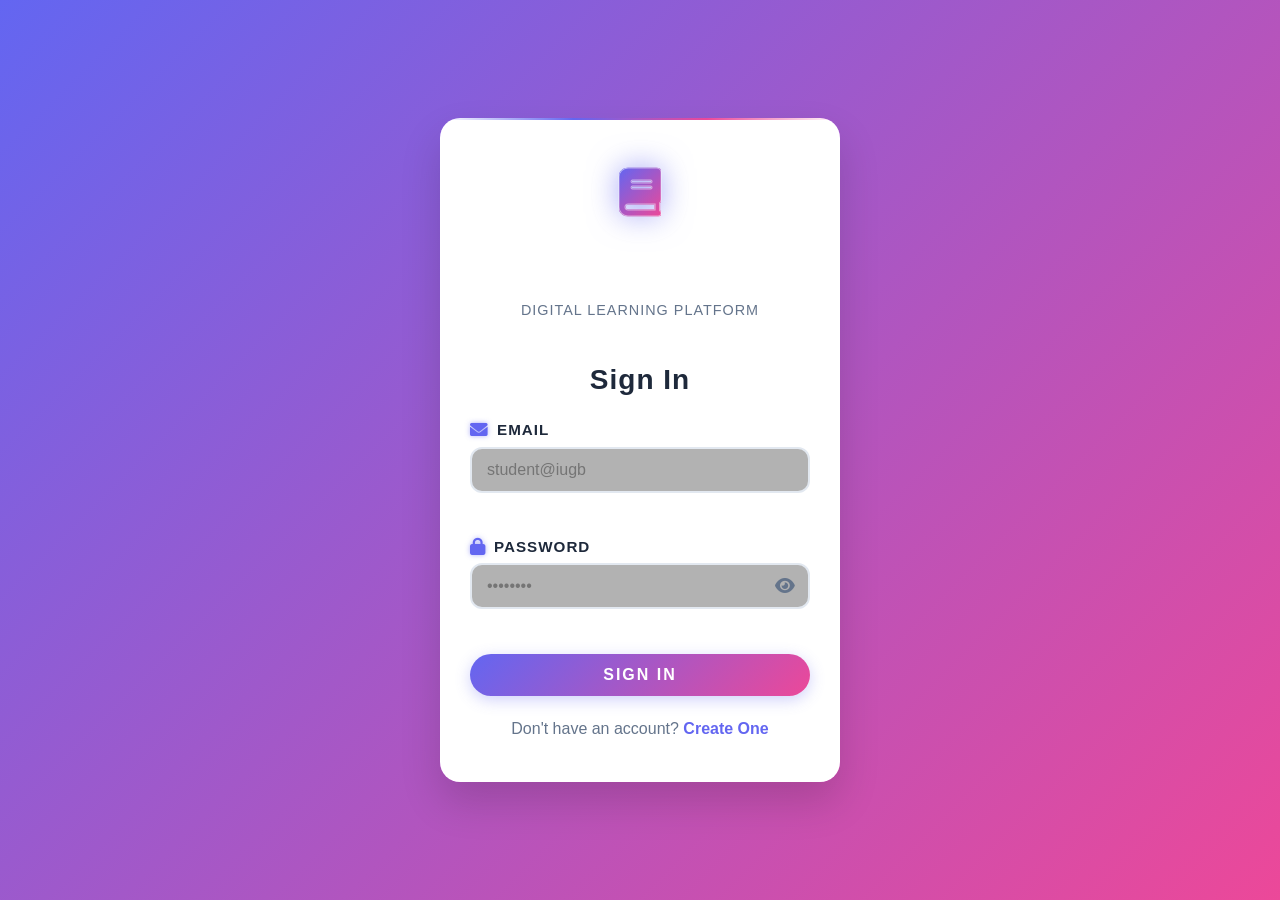
<file: index.html>
<!DOCTYPE html>
<html lang="en">
<head>
    <meta charset="UTF-8">
    <meta name="viewport" content="width=device-width, initial-scale=1.0">
    <title>Scholar Hub - Authentication</title>
    <link rel="stylesheet" href="https://cdnjs.cloudflare.com/ajax/libs/font-awesome/6.0.0/css/all.min.css">
    <link rel="stylesheet" href="style.css">
</head>
<body class="auth-page">
    <div id="loadingOverlay" class="loading-overlay" style="display: none;">
        <div class="loading-content">
            <div class="loading-spinner">
                <div class="spinner-circle"></div>
                <div class="spinner-circle"></div>
                <div class="spinner-circle"></div>
            </div>
            <p>Loading...</p>
        </div>
    </div>

    <!-- Animated Background -->
    <div class="background-animation">
        <div class="blob blob-1"></div>
        <div class="blob blob-2"></div>
        <div class="blob blob-3"></div>
    </div>

    <div class="auth-container">
        <div class="auth-logo">
            <div class="logo-animation">
                <i class="fas fa-book"></i>
            </div>
            <h1>Scholar Hub</h1>
            <p>Digital Learning Platform</p>
        </div>

        <!-- Login Form -->
        <form id="loginForm" class="auth-form active">
            <h2>Sign In</h2>
            <div class="form-group">
                <label for="loginEmail"><i class="fas fa-envelope"></i> Email</label>
                <input type="email" id="loginEmail" placeholder="student@iugb" required>
                <span class="error-message" id="loginEmailError"></span>
            </div>
            <div class="form-group">
                <label for="loginPassword"><i class="fas fa-lock"></i> Password</label>
                <div class="password-input">
                    <input type="password" id="loginPassword" placeholder="••••••••" required>
                    <button type="button" class="toggle-password" onclick="togglePassword('loginPassword')">
                        <i class="fas fa-eye"></i>
                    </button>
                </div>
                <span class="error-message" id="loginPasswordError"></span>
            </div>
            <button type="submit" class="btn-primary">Sign In</button>
            <p class="form-switch">Don't have an account? <a href="signup.html">Create One</a></p>
        </form>

        <!-- Signup Form -->
        <form id="signupForm" class="auth-form">
            <h2>Create Account</h2>
            <div class="form-group">
                <label for="signupName"><i class="fas fa-user"></i> Full Name</label>
                <input type="text" id="signupName" placeholder="John Doe" required>
                <span class="error-message" id="signupNameError"></span>
            </div>
            <div class="form-group">
                <label for="signupEmail"><i class="fas fa-envelope"></i> IUGB Email</label>
                <input type="email" id="signupEmail" placeholder="john.doe@iugb" required>
                <span class="error-message" id="signupEmailError"></span>
            </div>
            <div class="form-group">
                <label for="signupPassword"><i class="fas fa-lock"></i> Password</label>
                <div class="password-input">
                    <input type="password" id="signupPassword" placeholder="••••••••" required>
                    <button type="button" class="toggle-password" onclick="togglePassword('signupPassword')">
                        <i class="fas fa-eye"></i>
                    </button>
                </div>
                <span class="error-message" id="signupPasswordError"></span>
            </div>
            <div class="form-group">
                <label for="signupConfirm"><i class="fas fa-lock"></i> Confirm Password</label>
                <div class="password-input">
                    <input type="password" id="signupConfirm" placeholder="••••••••" required>
                    <button type="button" class="toggle-password" onclick="togglePassword('signupConfirm')">
                        <i class="fas fa-eye"></i>
                    </button>
                </div>
                <span class="error-message" id="signupConfirmError"></span>
            </div>
            <button type="submit" class="btn-primary">Create Account</button>
            <p class="form-switch">Already have an account? <a href="#" onclick="switchForm(event)">Sign In</a></p>
        </form>
    </div>

    <script src="app.js"></script>
</body>

</html>
</file>
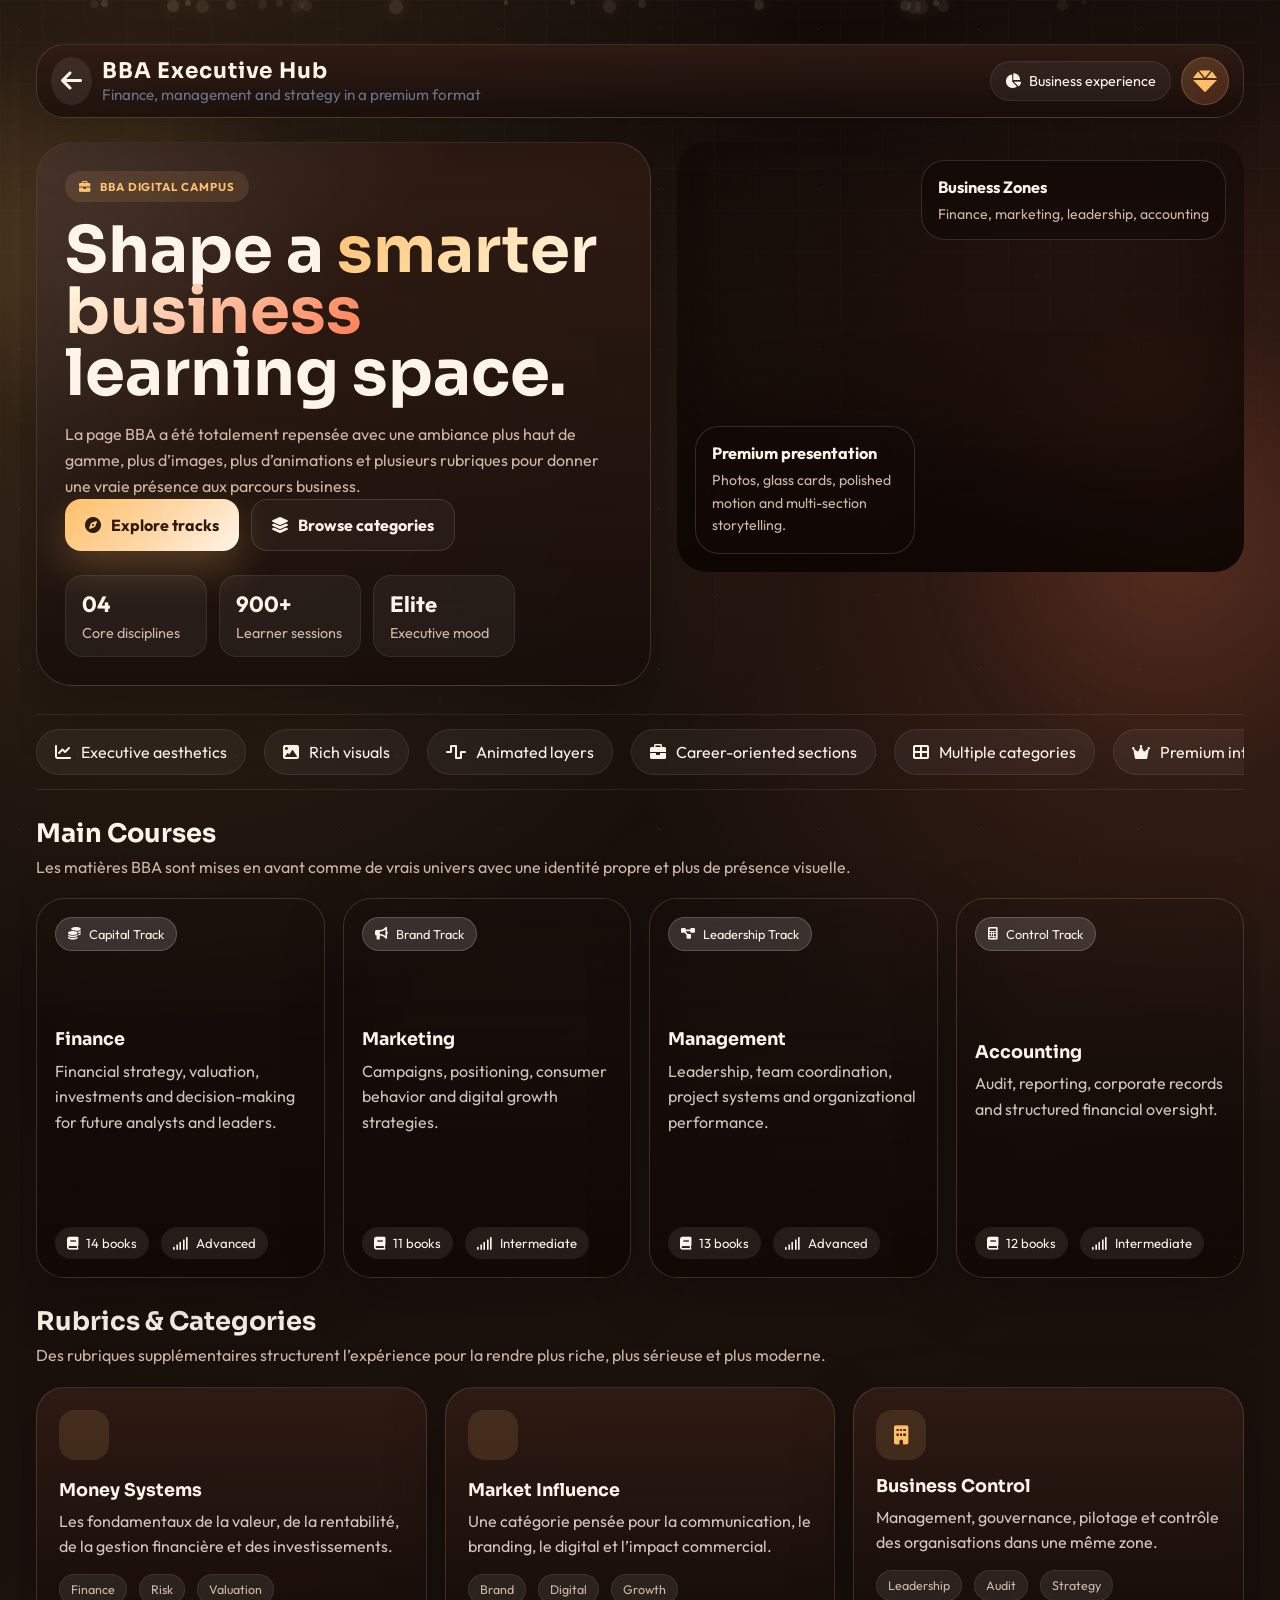
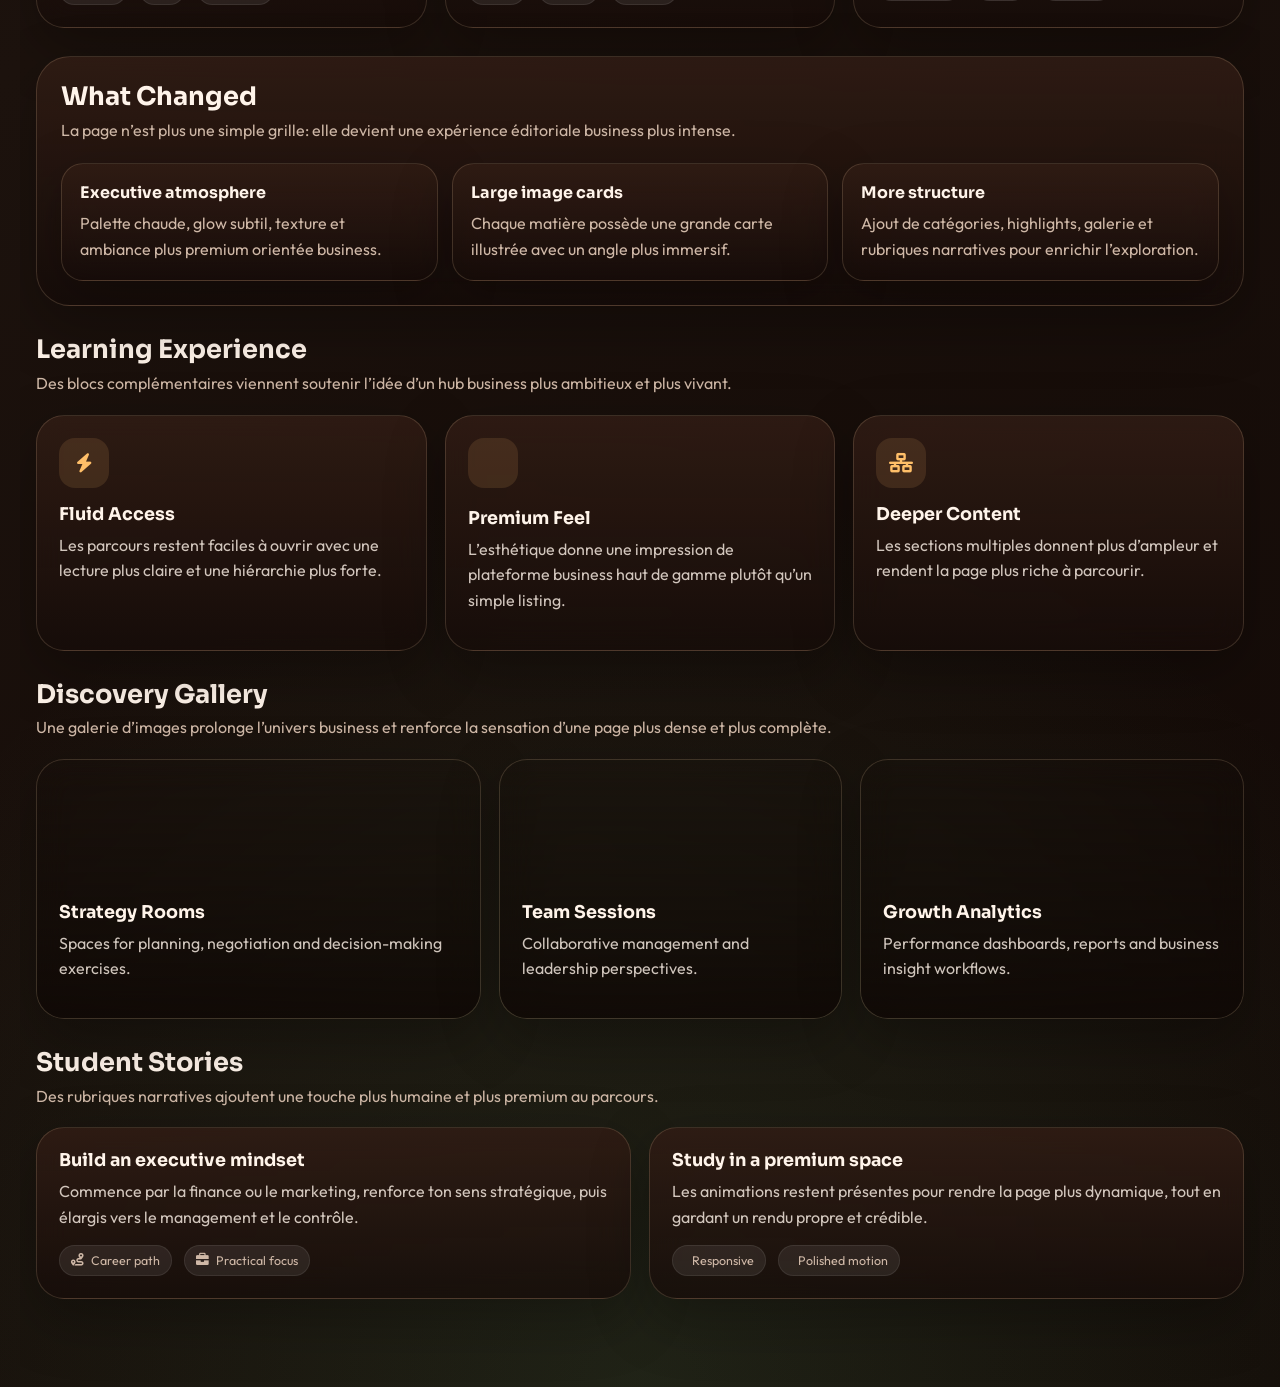
<file: bba-courses.html>
<!DOCTYPE html>
<html lang="en">
<head>
    <meta charset="UTF-8">
    <meta name="viewport" content="width=device-width, initial-scale=1.0">
    <title>Scholar Hub - BBA Courses</title>
    <link rel="preconnect" href="https://fonts.googleapis.com">
    <link rel="preconnect" href="https://fonts.gstatic.com" crossorigin>
    <link href="https://fonts.googleapis.com/css2?family=Outfit:wght@400;500;600;700;800&family=Sora:wght@500;600;700;800&display=swap" rel="stylesheet">
    <link rel="stylesheet" href="https://cdnjs.cloudflare.com/ajax/libs/font-awesome/6.0.0/css/all.min.css">
    <link rel="stylesheet" href="style.css">
    <style>
        :root {
            --bba-bg: #120c08;
            --bba-panel: rgba(35, 21, 16, 0.8);
            --bba-panel-strong: rgba(52, 29, 19, 0.94);
            --bba-line: rgba(255, 216, 174, 0.16);
            --bba-text: #fff4ea;
            --bba-soft: #cfb8a7;
            --bba-gold: #ffbf69;
            --bba-orange: #ff7b54;
            --bba-cream: #ffe8cc;
            --bba-green: #7bd389;
        }

        body.courses-page.bba-reimagined {
            margin: 0;
            padding-bottom: 0;
            color: var(--bba-text);
            background:
                radial-gradient(circle at 10% 10%, rgba(255, 191, 105, 0.17), transparent 25%),
                radial-gradient(circle at 92% 18%, rgba(255, 123, 84, 0.16), transparent 22%),
                radial-gradient(circle at 50% 100%, rgba(123, 211, 137, 0.12), transparent 30%),
                linear-gradient(150deg, #0f0907 0%, #1c120d 45%, #120906 100%);
            font-family: "Outfit", sans-serif;
        }

        .bba-shell {
            position: relative;
            overflow: hidden;
            isolation: isolate;
        }

        .bba-grain,
        .bba-lines,
        .bba-glow,
        .bba-particles {
            position: fixed;
            inset: 0;
            pointer-events: none;
        }

        .bba-grain {
            opacity: 0.08;
            background-image:
                radial-gradient(circle at 12% 18%, rgba(255, 255, 255, 0.7) 0 1px, transparent 1px),
                radial-gradient(circle at 75% 38%, rgba(255, 255, 255, 0.45) 0 1px, transparent 1px),
                radial-gradient(circle at 48% 72%, rgba(255, 255, 255, 0.55) 0 1px, transparent 1px);
            background-size: 160px 160px;
            animation: bbaNoise 18s linear infinite;
            z-index: -5;
        }

        .bba-lines {
            background:
                linear-gradient(rgba(255, 255, 255, 0.025) 1px, transparent 1px),
                linear-gradient(90deg, rgba(255, 255, 255, 0.025) 1px, transparent 1px);
            background-size: 42px 42px;
            mask-image: linear-gradient(to bottom, rgba(0, 0, 0, 0.9), transparent);
            z-index: -4;
        }

        .bba-glow {
            z-index: -3;
            filter: blur(18px);
        }

        .bba-glow::before,
        .bba-glow::after {
            content: "";
            position: absolute;
            border-radius: 50%;
            opacity: 0.5;
            animation: bbaFloat 14s ease-in-out infinite;
        }

        .bba-glow::before {
            width: 26rem;
            height: 26rem;
            top: 3%;
            left: -8%;
            background: radial-gradient(circle, rgba(255, 191, 105, 0.36), transparent 70%);
        }

        .bba-glow::after {
            width: 30rem;
            height: 30rem;
            right: -10%;
            top: 34%;
            background: radial-gradient(circle, rgba(255, 123, 84, 0.28), transparent 70%);
            animation-delay: -5s;
        }

        .bba-particles {
            z-index: -2;
        }

        .bba-particles span {
            position: absolute;
            display: block;
            border-radius: 50%;
            background: rgba(255, 232, 204, 0.25);
            box-shadow: 0 0 18px rgba(255, 191, 105, 0.35);
            animation: bbaRise linear infinite;
        }

        .bba-page {
            position: relative;
            z-index: 1;
            width: min(1220px, calc(100% - 32px));
            margin: 0 auto;
            padding: 24px 0 88px;
        }

        .bba-topbar,
        .bba-panel,
        .bba-card,
        .bba-category,
        .bba-feature,
        .bba-story,
        .bba-banner,
        .bba-mini,
        .bba-gallery-card {
            backdrop-filter: blur(16px);
            background: linear-gradient(180deg, rgba(48, 28, 20, 0.88), rgba(22, 12, 9, 0.76));
            border: 1px solid var(--bba-line);
            box-shadow: 0 20px 60px rgba(0, 0, 0, 0.28);
        }

        .bba-topbar {
            display: flex;
            align-items: center;
            justify-content: space-between;
            gap: 14px;
            padding: 12px 14px;
            border-radius: 28px;
            position: sticky;
            top: 14px;
            z-index: 30;
            margin-bottom: 24px;
        }

        .bba-topbar-left,
        .bba-topbar-right {
            display: flex;
            align-items: center;
            gap: 10px;
        }

        .bba-topbar h1,
        .bba-hero h2,
        .bba-section-header h3,
        .bba-card h4,
        .bba-category h4,
        .bba-feature h4,
        .bba-story h4,
        .bba-gallery-card h4,
        .bba-mini strong {
            font-family: "Sora", sans-serif;
        }

        .bba-topbar h1 {
            font-size: clamp(1.1rem, 2vw, 1.35rem);
            margin: 0;
            letter-spacing: 0.04em;
        }

        .bba-chip {
            display: inline-flex;
            align-items: center;
            gap: 8px;
            padding: 10px 14px;
            border-radius: 999px;
            color: var(--bba-text);
            background: rgba(255, 255, 255, 0.05);
            border: 1px solid rgba(255, 255, 255, 0.08);
            font-size: 0.9rem;
        }

        .btn-back.bba-back {
            color: var(--bba-text);
            background: rgba(255, 255, 255, 0.08);
        }

        .btn-back.bba-back:hover {
            color: var(--bba-gold);
            background: rgba(255, 191, 105, 0.16);
        }

        .btn-premium-header.bba-premium {
            display: inline-flex;
            align-items: center;
            justify-content: center;
            width: 48px;
            height: 48px;
            border-radius: 50%;
            background: linear-gradient(135deg, rgba(255, 191, 105, 0.2), rgba(255, 123, 84, 0.2));
            color: var(--bba-gold);
            -webkit-text-fill-color: unset;
            border: 1px solid rgba(255, 191, 105, 0.22);
        }

        .bba-hero {
            display: grid;
            grid-template-columns: 1.04fr 0.96fr;
            gap: 26px;
            align-items: stretch;
            margin-bottom: 28px;
        }

        .bba-panel {
            border-radius: 36px;
            padding: 28px;
            position: relative;
            overflow: hidden;
        }

        .bba-panel::before {
            content: "";
            position: absolute;
            inset: 0;
            background: linear-gradient(130deg, rgba(255, 255, 255, 0.1), transparent 40%, transparent);
            pointer-events: none;
        }

        .bba-kicker {
            display: inline-flex;
            align-items: center;
            gap: 8px;
            padding: 8px 14px;
            border-radius: 999px;
            background: rgba(255, 191, 105, 0.12);
            color: var(--bba-gold);
            font-weight: 700;
            letter-spacing: 0.08em;
            text-transform: uppercase;
            font-size: 0.72rem;
            margin-bottom: 18px;
        }

        .bba-hero h2 {
            font-size: clamp(2.6rem, 5vw, 4.8rem);
            line-height: 0.96;
            margin: 0 0 18px;
            max-width: 11ch;
        }

        .bba-shine {
            background: linear-gradient(135deg, var(--bba-gold), #fff2d8 45%, var(--bba-orange));
            -webkit-background-clip: text;
            -webkit-text-fill-color: transparent;
        }

        .bba-hero p,
        .bba-section-header p,
        .bba-card p,
        .bba-category p,
        .bba-feature p,
        .bba-story p,
        .bba-gallery-card p,
        .bba-mini p {
            color: var(--bba-soft);
        }

        .bba-actions,
        .bba-stats,
        .bba-meta-row,
        .bba-tag-row {
            display: flex;
            flex-wrap: wrap;
            gap: 12px;
        }

        .bba-cta,
        .bba-outline {
            display: inline-flex;
            align-items: center;
            justify-content: center;
            gap: 10px;
            min-height: 52px;
            padding: 0 20px;
            border-radius: 16px;
            font-weight: 700;
            transition: transform 0.3s ease, box-shadow 0.3s ease, background 0.3s ease;
        }

        .bba-cta {
            background: linear-gradient(135deg, var(--bba-gold), #ffd8a8 55%, #fff4ea);
            color: #2f190f;
            box-shadow: 0 16px 42px rgba(255, 191, 105, 0.26);
        }

        .bba-outline {
            color: var(--bba-text);
            border: 1px solid rgba(255, 255, 255, 0.12);
            background: rgba(255, 255, 255, 0.04);
        }

        .bba-cta:hover,
        .bba-outline:hover,
        .bba-card:hover,
        .bba-category:hover,
        .bba-feature:hover,
        .bba-story:hover,
        .bba-gallery-card:hover {
            transform: translateY(-6px);
        }

        .bba-stats {
            margin-top: 24px;
        }

        .bba-stat {
            min-width: 142px;
            padding: 14px 16px;
            border-radius: 18px;
            background: rgba(255, 255, 255, 0.05);
            border: 1px solid rgba(255, 255, 255, 0.08);
        }

        .bba-stat strong {
            display: block;
            font-size: 1.38rem;
            margin-bottom: 4px;
        }

        .bba-stat span {
            color: var(--bba-soft);
            font-size: 0.9rem;
        }

        .bba-hero-visual {
            display: flex;
            flex-direction: column;
            gap: 18px;
        }

        .bba-visual {
            position: relative;
            min-height: 430px;
            border-radius: 30px;
            overflow: hidden;
            background:
                linear-gradient(180deg, rgba(9, 4, 2, 0.08), rgba(12, 6, 4, 0.75)),
                url("https://images.unsplash.com/photo-1552664730-d307ca884978?auto=format&fit=crop&w=1200&q=80") center/cover;
            box-shadow: inset 0 -120px 100px rgba(14, 7, 4, 0.7);
        }

        .bba-floating {
            position: absolute;
            border-radius: 24px;
            padding: 16px;
            background: rgba(20, 10, 7, 0.74);
            border: 1px solid rgba(255, 255, 255, 0.14);
            backdrop-filter: blur(12px);
            animation: bbaDrift 5s ease-in-out infinite;
        }

        .bba-floating.top {
            top: 18px;
            right: 18px;
            min-width: 180px;
        }

        .bba-floating.bottom {
            left: 18px;
            bottom: 18px;
            max-width: 220px;
            animation-delay: -2.2s;
        }

        .bba-floating strong {
            display: block;
            font-size: 1.02rem;
            margin-bottom: 6px;
        }

        .bba-floating span,
        .bba-floating p {
            color: var(--bba-soft);
            font-size: 0.88rem;
            margin: 0;
        }

        .bba-marquee {
            overflow: hidden;
            margin-top: 28px;
            padding: 14px 0;
            border-top: 1px solid rgba(255, 255, 255, 0.08);
            border-bottom: 1px solid rgba(255, 255, 255, 0.08);
        }

        .bba-marquee-track {
            display: flex;
            gap: 18px;
            width: max-content;
            animation: bbaMarquee 24s linear infinite;
        }

        .bba-marquee-item {
            display: inline-flex;
            align-items: center;
            gap: 10px;
            padding: 12px 18px;
            border-radius: 999px;
            background: rgba(255, 255, 255, 0.05);
            border: 1px solid rgba(255, 255, 255, 0.08);
            color: var(--bba-text);
            white-space: nowrap;
        }

        .bba-section {
            margin-top: 28px;
        }

        .bba-section-header {
            display: flex;
            align-items: end;
            justify-content: space-between;
            gap: 18px;
            margin-bottom: 18px;
        }

        .bba-section-header h3 {
            font-size: clamp(1.4rem, 2vw, 2rem);
            margin-bottom: 6px;
        }

        .bba-course-grid,
        .bba-category-grid,
        .bba-feature-grid,
        .bba-story-grid,
        .bba-gallery {
            display: grid;
            gap: 18px;
        }

        .bba-course-grid {
            grid-template-columns: repeat(4, minmax(0, 1fr));
        }

        .bba-category-grid,
        .bba-feature-grid {
            grid-template-columns: repeat(3, minmax(0, 1fr));
        }

        .bba-story-grid {
            grid-template-columns: repeat(2, minmax(0, 1fr));
        }

        .bba-gallery {
            grid-template-columns: 1.1fr 0.85fr 0.95fr;
        }

        .bba-card,
        .bba-category,
        .bba-feature,
        .bba-story,
        .bba-gallery-card {
            border-radius: 28px;
            overflow: hidden;
            position: relative;
        }

        .bba-card {
            cursor: pointer;
            padding: 18px;
            min-height: 380px;
            display: flex;
            flex-direction: column;
            justify-content: end;
            background-size: cover;
            background-position: center;
            isolation: isolate;
            transition: transform 0.35s ease, box-shadow 0.35s ease;
        }

        .bba-card::before {
            content: "";
            position: absolute;
            inset: 0;
            background: linear-gradient(180deg, rgba(0, 0, 0, 0.03), rgba(17, 8, 6, 0.88));
            z-index: -1;
        }

        .bba-card::after {
            content: "";
            position: absolute;
            inset: auto 0 0 0;
            height: 3px;
            background: linear-gradient(90deg, transparent, rgba(255, 255, 255, 0.82), transparent);
            opacity: 0;
            transition: opacity 0.35s ease;
        }

        .bba-card:hover::after {
            opacity: 1;
        }

        .bba-badge {
            align-self: start;
            display: inline-flex;
            align-items: center;
            gap: 8px;
            padding: 8px 12px;
            border-radius: 999px;
            background: rgba(255, 255, 255, 0.14);
            border: 1px solid rgba(255, 255, 255, 0.18);
            font-size: 0.8rem;
            margin-bottom: auto;
        }

        .bba-card h4,
        .bba-category h4,
        .bba-feature h4,
        .bba-story h4,
        .bba-gallery-card h4 {
            margin: 0 0 8px;
        }

        .bba-card p,
        .bba-category p,
        .bba-feature p,
        .bba-story p,
        .bba-gallery-card p {
            color: rgba(255, 244, 234, 0.8);
            margin-bottom: 14px;
        }

        .bba-meta-row {
            margin-top: auto;
        }

        .bba-meta,
        .bba-tag {
            display: inline-flex;
            align-items: center;
            gap: 8px;
            padding: 8px 12px;
            border-radius: 999px;
            background: rgba(255, 255, 255, 0.08);
            font-size: 0.82rem;
        }

        .bba-category,
        .bba-feature,
        .bba-story,
        .bba-gallery-card {
            padding: 22px;
        }

        .bba-category i,
        .bba-feature i {
            width: 50px;
            height: 50px;
            display: inline-flex;
            align-items: center;
            justify-content: center;
            border-radius: 16px;
            font-size: 1.2rem;
            margin-bottom: 16px;
            background: rgba(255, 191, 105, 0.12);
            color: var(--bba-gold);
        }

        .bba-tag {
            padding: 7px 11px;
            font-size: 0.78rem;
            color: var(--bba-soft);
            border: 1px solid rgba(255, 255, 255, 0.08);
        }

        .bba-banner {
            border-radius: 34px;
            padding: 24px;
            margin-top: 28px;
            position: relative;
            overflow: hidden;
        }

        .bba-banner::after {
            content: "";
            position: absolute;
            inset: 0;
            background: linear-gradient(100deg, transparent, rgba(255, 255, 255, 0.07), transparent);
            transform: translateX(-100%);
            animation: bbaSweep 8s linear infinite;
        }

        .bba-mini-grid {
            display: grid;
            grid-template-columns: repeat(3, minmax(0, 1fr));
            gap: 14px;
            margin-top: 20px;
        }

        .bba-mini {
            padding: 18px;
            border-radius: 22px;
        }

        .bba-mini strong {
            display: block;
            margin-bottom: 8px;
        }

        .bba-gallery-card {
            min-height: 260px;
            background-size: cover;
            background-position: center;
            display: flex;
            flex-direction: column;
            justify-content: end;
        }

        .bba-gallery-card::before {
            content: "";
            position: absolute;
            inset: 0;
            background: linear-gradient(180deg, rgba(0, 0, 0, 0.04), rgba(15, 8, 5, 0.84));
        }

        .bba-gallery-card > * {
            position: relative;
            z-index: 1;
        }

        @keyframes bbaDrift {
            0%, 100% { transform: translateY(0); }
            50% { transform: translateY(-10px); }
        }

        @keyframes bbaFloat {
            0%, 100% { transform: translate(0, 0) scale(1); }
            50% { transform: translate(26px, -26px) scale(1.08); }
        }

        @keyframes bbaRise {
            0% { transform: translateY(110vh) scale(0.8); opacity: 0; }
            10%, 85% { opacity: 1; }
            100% { transform: translateY(-15vh) scale(1.2); opacity: 0; }
        }

        @keyframes bbaMarquee {
            from { transform: translateX(0); }
            to { transform: translateX(-50%); }
        }

        @keyframes bbaSweep {
            0% { transform: translateX(-120%); }
            100% { transform: translateX(120%); }
        }

        @keyframes bbaNoise {
            from { transform: translate3d(0, 0, 0); }
            50% { transform: translate3d(10px, -8px, 0); }
            to { transform: translate3d(0, 0, 0); }
        }

        @media (max-width: 1100px) {
            .bba-hero,
            .bba-course-grid,
            .bba-category-grid,
            .bba-feature-grid,
            .bba-gallery,
            .bba-story-grid {
                grid-template-columns: 1fr 1fr;
            }

            .bba-hero {
                grid-template-columns: 1fr;
            }
        }

        @media (max-width: 720px) {
            .bba-page {
                width: min(100% - 20px, 1220px);
                padding-top: 16px;
            }

            .bba-topbar {
                border-radius: 22px;
                padding: 10px;
            }

            .bba-chip {
                display: none;
            }

            .bba-panel,
            .bba-banner,
            .bba-card,
            .bba-category,
            .bba-feature,
            .bba-story,
            .bba-gallery-card {
                border-radius: 24px;
            }

            .bba-hero h2 {
                font-size: 2.5rem;
            }

            .bba-course-grid,
            .bba-category-grid,
            .bba-feature-grid,
            .bba-gallery,
            .bba-story-grid,
            .bba-mini-grid {
                grid-template-columns: 1fr;
            }

            .bba-visual {
                min-height: 330px;
            }
        }
    </style>
</head>
<body class="courses-page bba-reimagined">
    <div id="loadingOverlay" class="loading-overlay" style="display: none;">
        <div class="loading-content">
            <div class="loading-spinner">
                <div class="spinner-circle"></div>
                <div class="spinner-circle"></div>
                <div class="spinner-circle"></div>
            </div>
            <p>Loading...</p>
        </div>
    </div>

    <div class="bba-shell">
        <div class="bba-grain"></div>
        <div class="bba-lines"></div>
        <div class="bba-glow"></div>
        <div class="bba-particles" id="bbaParticles"></div>

        <main class="bba-page">
            <header class="bba-topbar">
                <div class="bba-topbar-left">
                    <button class="btn-back bba-back" onclick="goBack()" aria-label="Go back">
                        <i class="fas fa-arrow-left"></i>
                    </button>
                    <div>
                        <h1>BBA Executive Hub</h1>
                        <span class="section-subtitle">Finance, management and strategy in a premium format</span>
                    </div>
                </div>
                <div class="bba-topbar-right">
                    <span class="bba-chip"><i class="fas fa-chart-pie"></i> Business experience</span>
                    <a href="premium.html" class="btn-premium-header bba-premium" aria-label="Premium access">
                        <i class="fas fa-gem"></i>
                    </a>
                </div>
            </header>

            <section class="bba-hero">
                <div class="bba-panel">
                    <span class="bba-kicker"><i class="fas fa-briefcase"></i> BBA Digital Campus</span>
                    <h2>Shape a <span class="bba-shine">smarter business</span> learning space.</h2>
                    <p>
                        La page BBA a été totalement repensée avec une ambiance plus haut de gamme, plus d’images,
                        plus d’animations et plusieurs rubriques pour donner une vraie présence aux parcours business.
                    </p>
                    <div class="bba-actions">
                        <a href="#bba-courses" class="bba-cta"><i class="fas fa-compass"></i> Explore tracks</a>
                        <a href="#bba-categories" class="bba-outline"><i class="fas fa-layer-group"></i> Browse categories</a>
                    </div>
                    <div class="bba-stats">
                        <div class="bba-stat">
                            <strong>04</strong>
                            <span>Core disciplines</span>
                        </div>
                        <div class="bba-stat">
                            <strong>900+</strong>
                            <span>Learner sessions</span>
                        </div>
                        <div class="bba-stat">
                            <strong>Elite</strong>
                            <span>Executive mood</span>
                        </div>
                    </div>
                </div>

                <div class="bba-hero-visual">
                    <div class="bba-visual">
                        <div class="bba-floating top">
                            <strong>Business Zones</strong>
                            <span>Finance, marketing, leadership, accounting</span>
                        </div>
                        <div class="bba-floating bottom">
                            <strong>Premium presentation</strong>
                            <p>Photos, glass cards, polished motion and multi-section storytelling.</p>
                        </div>
                    </div>
                </div>
            </section>

            <div class="bba-marquee">
                <div class="bba-marquee-track">
                    <span class="bba-marquee-item"><i class="fas fa-chart-line"></i> Executive aesthetics</span>
                    <span class="bba-marquee-item"><i class="fas fa-image"></i> Rich visuals</span>
                    <span class="bba-marquee-item"><i class="fas fa-wave-square"></i> Animated layers</span>
                    <span class="bba-marquee-item"><i class="fas fa-briefcase"></i> Career-oriented sections</span>
                    <span class="bba-marquee-item"><i class="fas fa-th-large"></i> Multiple categories</span>
                    <span class="bba-marquee-item"><i class="fas fa-crown"></i> Premium interface</span>
                    <span class="bba-marquee-item"><i class="fas fa-chart-line"></i> Executive aesthetics</span>
                    <span class="bba-marquee-item"><i class="fas fa-image"></i> Rich visuals</span>
                    <span class="bba-marquee-item"><i class="fas fa-wave-square"></i> Animated layers</span>
                    <span class="bba-marquee-item"><i class="fas fa-briefcase"></i> Career-oriented sections</span>
                </div>
            </div>

            <section class="bba-section" id="bba-courses">
                <div class="bba-section-header">
                    <div>
                        <h3>Main Courses</h3>
                        <p>Les matières BBA sont mises en avant comme de vrais univers avec une identité propre et plus de présence visuelle.</p>
                    </div>
                </div>

                <div class="bba-course-grid">
                    <article class="bba-card" onclick="goToCourseDetail('finance', 'Finance')" style="background-image: url('https://images.unsplash.com/photo-1554224155-6726b3ff858f?auto=format&fit=crop&w=1000&q=80');">
                        <span class="bba-badge"><i class="fas fa-coins"></i> Capital Track</span>
                        <h4>Finance</h4>
                        <p>Financial strategy, valuation, investments and decision-making for future analysts and leaders.</p>
                        <div class="bba-meta-row">
                            <span class="bba-meta"><i class="fas fa-book"></i> 14 books</span>
                            <span class="bba-meta"><i class="fas fa-signal"></i> Advanced</span>
                        </div>
                    </article>

                    <article class="bba-card" onclick="goToCourseDetail('marketing', 'Marketing')" style="background-image: url('https://images.unsplash.com/photo-1533750349088-cd871a92f312?auto=format&fit=crop&w=1000&q=80');">
                        <span class="bba-badge"><i class="fas fa-bullhorn"></i> Brand Track</span>
                        <h4>Marketing</h4>
                        <p>Campaigns, positioning, consumer behavior and digital growth strategies.</p>
                        <div class="bba-meta-row">
                            <span class="bba-meta"><i class="fas fa-book"></i> 11 books</span>
                            <span class="bba-meta"><i class="fas fa-signal"></i> Intermediate</span>
                        </div>
                    </article>

                    <article class="bba-card" onclick="goToCourseDetail('management', 'Management')" style="background-image: url('https://images.unsplash.com/photo-1521737604893-d14cc237f11d?auto=format&fit=crop&w=1000&q=80');">
                        <span class="bba-badge"><i class="fas fa-project-diagram"></i> Leadership Track</span>
                        <h4>Management</h4>
                        <p>Leadership, team coordination, project systems and organizational performance.</p>
                        <div class="bba-meta-row">
                            <span class="bba-meta"><i class="fas fa-book"></i> 13 books</span>
                            <span class="bba-meta"><i class="fas fa-signal"></i> Advanced</span>
                        </div>
                    </article>

                    <article class="bba-card" onclick="goToCourseDetail('accounting', 'Accounting')" style="background-image: url('https://images.unsplash.com/photo-1554224154-26032ffc0d07?auto=format&fit=crop&w=1000&q=80');">
                        <span class="bba-badge"><i class="fas fa-calculator"></i> Control Track</span>
                        <h4>Accounting</h4>
                        <p>Audit, reporting, corporate records and structured financial oversight.</p>
                        <div class="bba-meta-row">
                            <span class="bba-meta"><i class="fas fa-book"></i> 12 books</span>
                            <span class="bba-meta"><i class="fas fa-signal"></i> Intermediate</span>
                        </div>
                    </article>
                </div>
            </section>

            <section class="bba-section" id="bba-categories">
                <div class="bba-section-header">
                    <div>
                        <h3>Rubrics & Categories</h3>
                        <p>Des rubriques supplémentaires structurent l’expérience pour la rendre plus riche, plus sérieuse et plus moderne.</p>
                    </div>
                </div>

                <div class="bba-category-grid">
                    <article class="bba-category">
                        <i class="fas fa-sack-dollar"></i>
                        <h4>Money Systems</h4>
                        <p>Les fondamentaux de la valeur, de la rentabilité, de la gestion financière et des investissements.</p>
                        <div class="bba-tag-row">
                            <span class="bba-tag">Finance</span>
                            <span class="bba-tag">Risk</span>
                            <span class="bba-tag">Valuation</span>
                        </div>
                    </article>

                    <article class="bba-category">
                        <i class="fas fa-megaphone"></i>
                        <h4>Market Influence</h4>
                        <p>Une catégorie pensée pour la communication, le branding, le digital et l’impact commercial.</p>
                        <div class="bba-tag-row">
                            <span class="bba-tag">Brand</span>
                            <span class="bba-tag">Digital</span>
                            <span class="bba-tag">Growth</span>
                        </div>
                    </article>

                    <article class="bba-category">
                        <i class="fas fa-building"></i>
                        <h4>Business Control</h4>
                        <p>Management, gouvernance, pilotage et contrôle des organisations dans une même zone.</p>
                        <div class="bba-tag-row">
                            <span class="bba-tag">Leadership</span>
                            <span class="bba-tag">Audit</span>
                            <span class="bba-tag">Strategy</span>
                        </div>
                    </article>
                </div>
            </section>

            <section class="bba-banner">
                <div class="bba-section-header">
                    <div>
                        <h3>What Changed</h3>
                        <p>La page n’est plus une simple grille: elle devient une expérience éditoriale business plus intense.</p>
                    </div>
                </div>

                <div class="bba-mini-grid">
                    <div class="bba-mini">
                        <strong>Executive atmosphere</strong>
                        <p>Palette chaude, glow subtil, texture et ambiance plus premium orientée business.</p>
                    </div>
                    <div class="bba-mini">
                        <strong>Large image cards</strong>
                        <p>Chaque matière possède une grande carte illustrée avec un angle plus immersif.</p>
                    </div>
                    <div class="bba-mini">
                        <strong>More structure</strong>
                        <p>Ajout de catégories, highlights, galerie et rubriques narratives pour enrichir l’exploration.</p>
                    </div>
                </div>
            </section>

            <section class="bba-section">
                <div class="bba-section-header">
                    <div>
                        <h3>Learning Experience</h3>
                        <p>Des blocs complémentaires viennent soutenir l’idée d’un hub business plus ambitieux et plus vivant.</p>
                    </div>
                </div>

                <div class="bba-feature-grid">
                    <article class="bba-feature">
                        <i class="fas fa-bolt"></i>
                        <h4>Fluid Access</h4>
                        <p>Les parcours restent faciles à ouvrir avec une lecture plus claire et une hiérarchie plus forte.</p>
                    </article>
                    <article class="bba-feature">
                        <i class="fas fa-ranking-star"></i>
                        <h4>Premium Feel</h4>
                        <p>L’esthétique donne une impression de plateforme business haut de gamme plutôt qu’un simple listing.</p>
                    </article>
                    <article class="bba-feature">
                        <i class="fas fa-network-wired"></i>
                        <h4>Deeper Content</h4>
                        <p>Les sections multiples donnent plus d’ampleur et rendent la page plus riche à parcourir.</p>
                    </article>
                </div>
            </section>

            <section class="bba-section">
                <div class="bba-section-header">
                    <div>
                        <h3>Discovery Gallery</h3>
                        <p>Une galerie d’images prolonge l’univers business et renforce la sensation d’une page plus dense et plus complète.</p>
                    </div>
                </div>

                <div class="bba-gallery">
                    <article class="bba-gallery-card" style="background-image: url('https://images.unsplash.com/photo-1520607162513-77705c0f0d4a?auto=format&fit=crop&w=1200&q=80');">
                        <h4>Strategy Rooms</h4>
                        <p>Spaces for planning, negotiation and decision-making exercises.</p>
                    </article>
                    <article class="bba-gallery-card" style="background-image: url('https://images.unsplash.com/photo-1556761175-4b46a572b786?auto=format&fit=crop&w=1200&q=80');">
                        <h4>Team Sessions</h4>
                        <p>Collaborative management and leadership perspectives.</p>
                    </article>
                    <article class="bba-gallery-card" style="background-image: url('https://images.unsplash.com/photo-1460925895917-afdab827c52f?auto=format&fit=crop&w=1200&q=80');">
                        <h4>Growth Analytics</h4>
                        <p>Performance dashboards, reports and business insight workflows.</p>
                    </article>
                </div>
            </section>

            <section class="bba-section">
                <div class="bba-section-header">
                    <div>
                        <h3>Student Stories</h3>
                        <p>Des rubriques narratives ajoutent une touche plus humaine et plus premium au parcours.</p>
                    </div>
                </div>

                <div class="bba-story-grid">
                    <article class="bba-story">
                        <h4>Build an executive mindset</h4>
                        <p>Commence par la finance ou le marketing, renforce ton sens stratégique, puis élargis vers le management et le contrôle.</p>
                        <div class="bba-tag-row">
                            <span class="bba-tag"><i class="fas fa-route"></i> Career path</span>
                            <span class="bba-tag"><i class="fas fa-briefcase"></i> Practical focus</span>
                        </div>
                    </article>
                    <article class="bba-story">
                        <h4>Study in a premium space</h4>
                        <p>Les animations restent présentes pour rendre la page plus dynamique, tout en gardant un rendu propre et crédible.</p>
                        <div class="bba-tag-row">
                            <span class="bba-tag"><i class="fas fa-mobile-screen"></i> Responsive</span>
                            <span class="bba-tag"><i class="fas fa-sparkles"></i> Polished motion</span>
                        </div>
                    </article>
                </div>
            </section>
        </main>
    </div>

    <script src="app.js"></script>
    <script>
        (function createParticles() {
            const container = document.getElementById("bbaParticles");
            if (!container) return;

            const particleCount = 24;
            for (let i = 0; i < particleCount; i += 1) {
                const particle = document.createElement("span");
                particle.style.left = Math.random() * 100 + "%";
                particle.style.animationDuration = 12 + Math.random() * 12 + "s";
                particle.style.animationDelay = Math.random() * -20 + "s";
                particle.style.opacity = (0.15 + Math.random() * 0.4).toFixed(2);
                const size = 4 + Math.random() * 10;
                particle.style.width = size + "px";
                particle.style.height = size + "px";
                container.appendChild(particle);
            }
        })();
    </script>
</body>
</html>
</file>
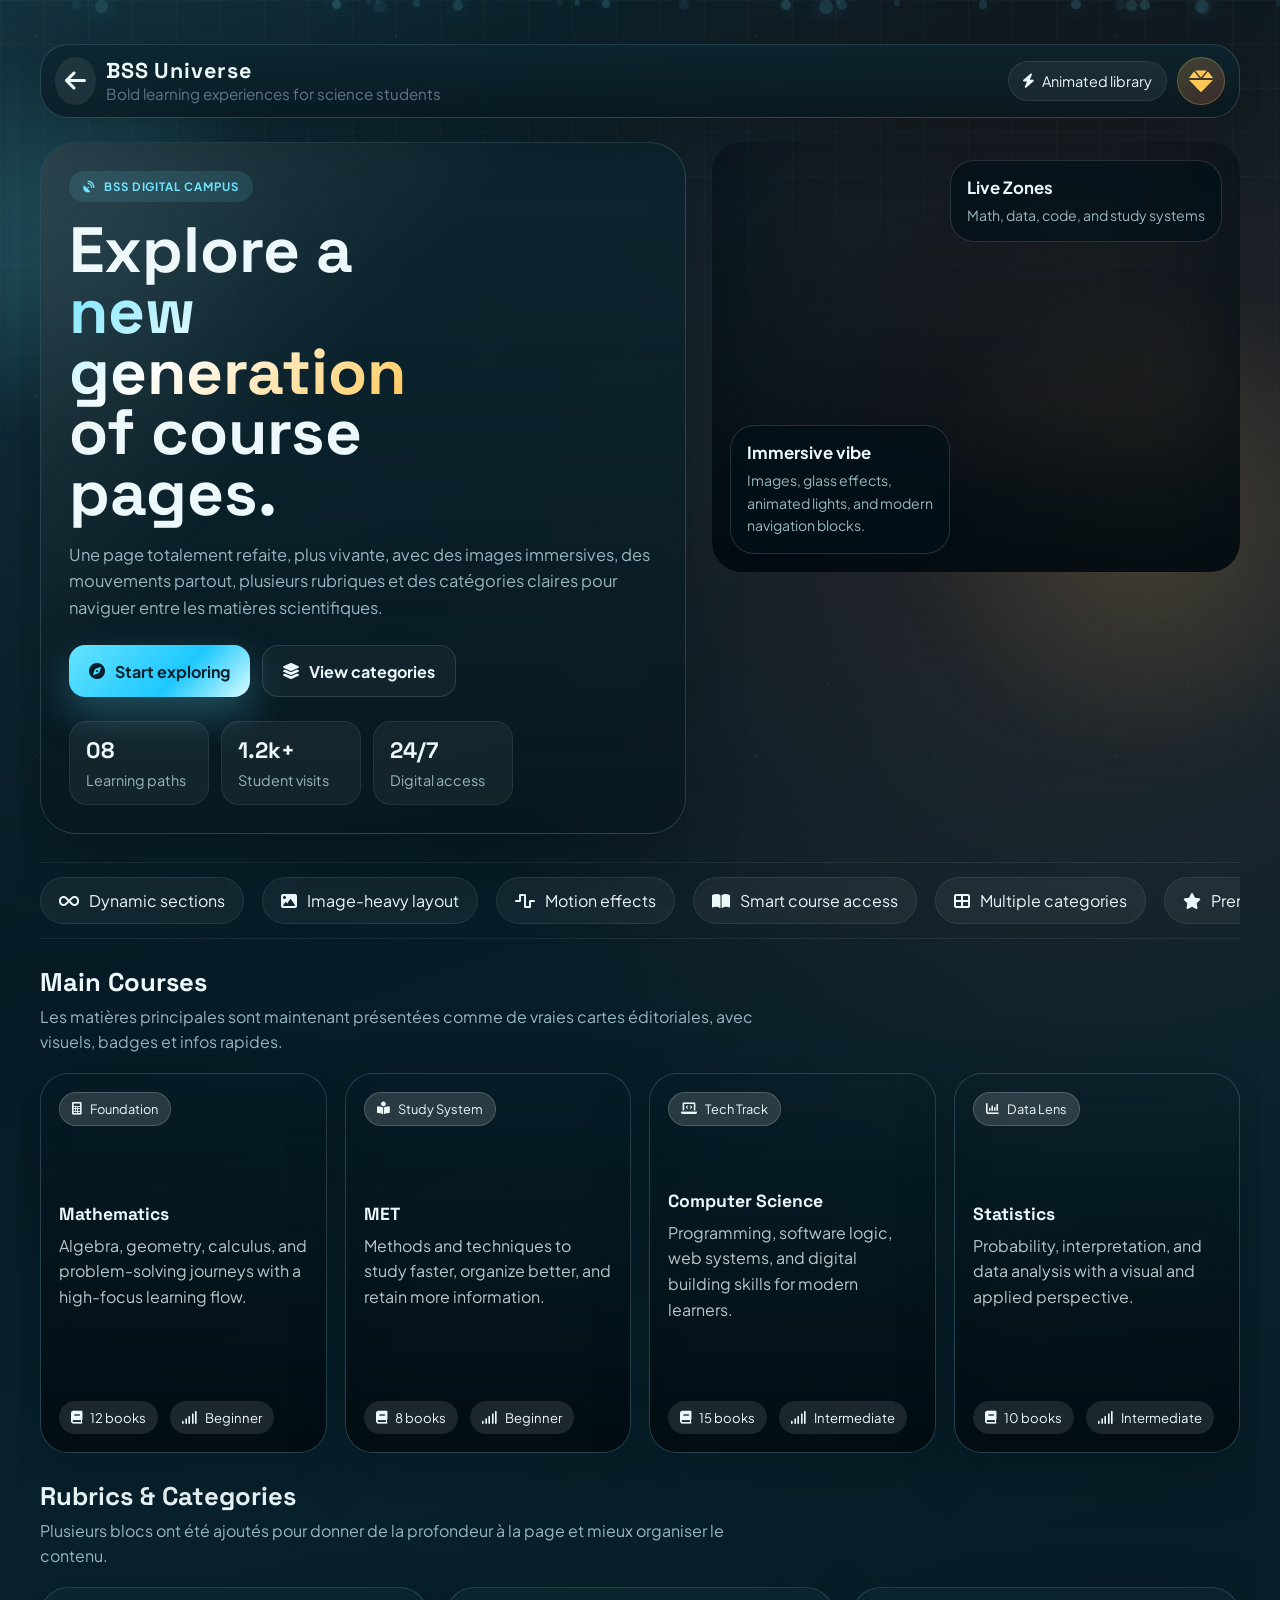
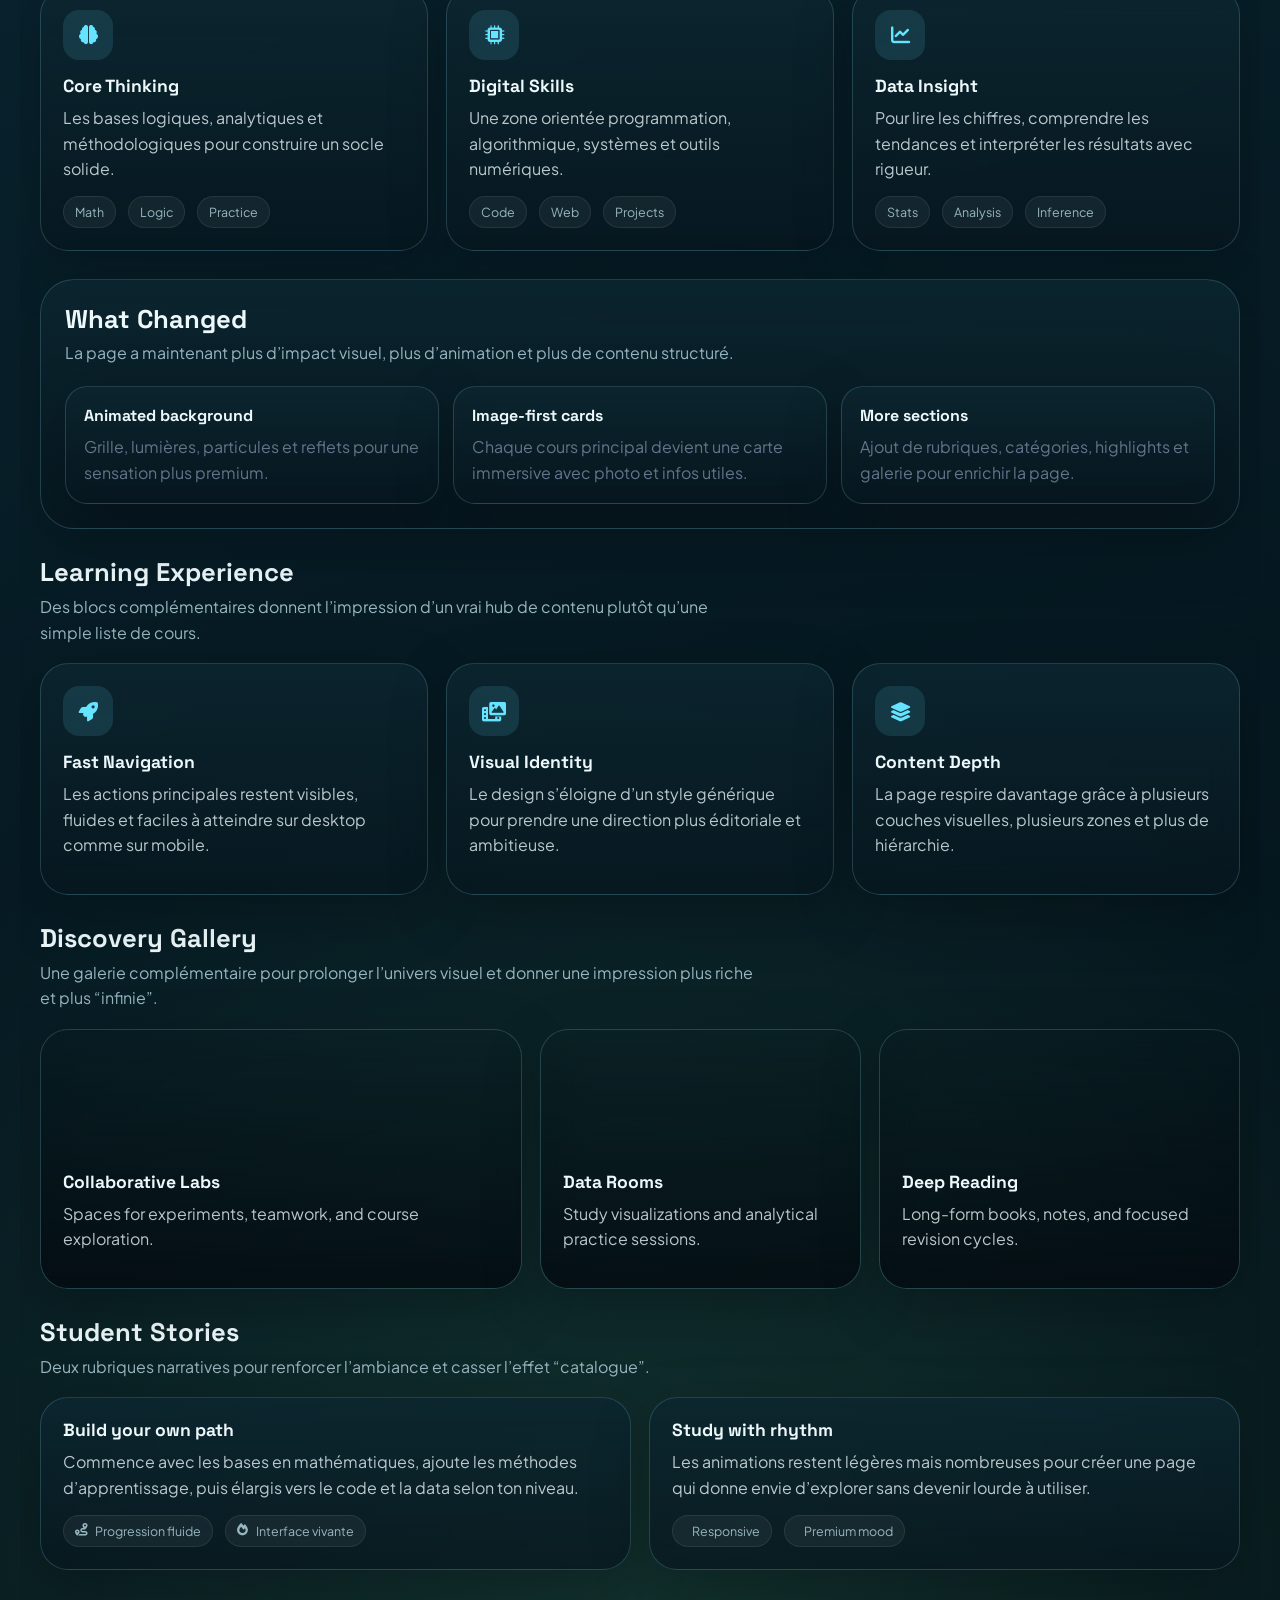
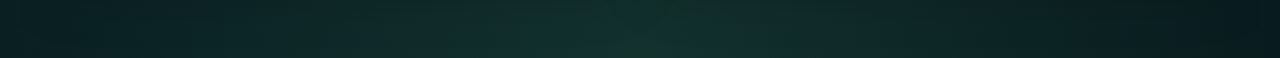
<file: bss-courses.html>
<!DOCTYPE html>
<html lang="en">
<head>
    <meta charset="UTF-8">
    <meta name="viewport" content="width=device-width, initial-scale=1.0">
    <title>Scholar Hub - BSS Courses</title>
    <link rel="preconnect" href="https://fonts.googleapis.com">
    <link rel="preconnect" href="https://fonts.gstatic.com" crossorigin>
    <link href="https://fonts.googleapis.com/css2?family=Space+Grotesk:wght@400;500;700&family=Plus+Jakarta+Sans:wght@400;500;600;700;800&display=swap" rel="stylesheet">
    <link rel="stylesheet" href="https://cdnjs.cloudflare.com/ajax/libs/font-awesome/6.0.0/css/all.min.css">
    <link rel="stylesheet" href="style.css">
    <style>
        :root {
            --bss-bg: #06131a;
            --bss-panel: rgba(7, 28, 38, 0.76);
            --bss-panel-strong: rgba(12, 43, 56, 0.94);
            --bss-line: rgba(163, 230, 255, 0.18);
            --bss-text: #edf8fb;
            --bss-soft: #98b6c0;
            --bss-cyan: #66e3ff;
            --bss-gold: #ffc857;
            --bss-coral: #ff7a59;
            --bss-green: #6ef3b0;
        }

        body.courses-page.bss-reimagined {
            margin: 0;
            padding-bottom: 0;
            color: var(--bss-text);
            background:
                radial-gradient(circle at top left, rgba(102, 227, 255, 0.16), transparent 28%),
                radial-gradient(circle at 85% 15%, rgba(255, 122, 89, 0.14), transparent 24%),
                radial-gradient(circle at 50% 100%, rgba(110, 243, 176, 0.14), transparent 30%),
                linear-gradient(160deg, #041018 0%, #08212c 42%, #031016 100%);
            font-family: "Plus Jakarta Sans", sans-serif;
        }

        .bss-shell {
            position: relative;
            overflow: hidden;
            isolation: isolate;
        }

        .bss-noise,
        .bss-grid,
        .bss-orb,
        .bss-particles {
            position: fixed;
            inset: 0;
            pointer-events: none;
        }

        .bss-grid {
            background-image:
                linear-gradient(rgba(255, 255, 255, 0.03) 1px, transparent 1px),
                linear-gradient(90deg, rgba(255, 255, 255, 0.03) 1px, transparent 1px);
            background-size: 44px 44px;
            mask-image: linear-gradient(to bottom, rgba(0, 0, 0, 0.9), transparent);
            z-index: -4;
        }

        .bss-noise {
            opacity: 0.08;
            background-image:
                radial-gradient(circle at 20% 20%, rgba(255, 255, 255, 0.7) 0 1px, transparent 1px),
                radial-gradient(circle at 80% 40%, rgba(255, 255, 255, 0.4) 0 1px, transparent 1px),
                radial-gradient(circle at 60% 80%, rgba(255, 255, 255, 0.55) 0 1px, transparent 1px);
            background-size: 180px 180px;
            animation: noiseDrift 18s linear infinite;
            z-index: -5;
        }

        .bss-particles {
            z-index: -3;
        }

        .bss-particles span {
            position: absolute;
            display: block;
            width: 8px;
            height: 8px;
            border-radius: 50%;
            background: rgba(102, 227, 255, 0.32);
            box-shadow: 0 0 20px rgba(102, 227, 255, 0.4);
            animation: particleRise linear infinite;
        }

        .bss-orb {
            z-index: -2;
            filter: blur(20px);
        }

        .bss-orb::before,
        .bss-orb::after {
            content: "";
            position: absolute;
            border-radius: 50%;
            opacity: 0.55;
            animation: orbFloat 14s ease-in-out infinite;
        }

        .bss-orb::before {
            width: 24rem;
            height: 24rem;
            top: 6%;
            left: -8%;
            background: radial-gradient(circle, rgba(102, 227, 255, 0.46), transparent 72%);
        }

        .bss-orb::after {
            width: 32rem;
            height: 32rem;
            right: -10%;
            top: 30%;
            background: radial-gradient(circle, rgba(255, 200, 87, 0.28), transparent 68%);
            animation-delay: -6s;
        }

        .bss-page {
            position: relative;
            z-index: 1;
            width: min(1200px, calc(100% - 32px));
            margin: 0 auto;
            padding: 24px 0 88px;
        }

        .bss-topbar,
        .bss-glass,
        .bss-course-card,
        .bss-category,
        .bss-feature-card,
        .bss-story-card,
        .bss-banner,
        .bss-mini-card,
        .bss-gallery-card {
            backdrop-filter: blur(16px);
            background: linear-gradient(180deg, rgba(12, 38, 48, 0.84), rgba(7, 22, 30, 0.72));
            border: 1px solid var(--bss-line);
            box-shadow: 0 18px 60px rgba(0, 0, 0, 0.22);
        }

        .bss-topbar {
            display: flex;
            align-items: center;
            justify-content: space-between;
            gap: 14px;
            padding: 12px 14px;
            border-radius: 28px;
            position: sticky;
            top: 14px;
            z-index: 30;
            margin-bottom: 24px;
        }

        .bss-topbar h1 {
            font-family: "Space Grotesk", sans-serif;
            font-size: clamp(1.1rem, 2vw, 1.35rem);
            letter-spacing: 0.04em;
            margin: 0;
        }

        .bss-topbar-left,
        .bss-topbar-right {
            display: flex;
            align-items: center;
            gap: 10px;
        }

        .bss-chip {
            display: inline-flex;
            align-items: center;
            gap: 8px;
            padding: 10px 14px;
            border-radius: 999px;
            color: var(--bss-text);
            background: rgba(255, 255, 255, 0.06);
            border: 1px solid rgba(255, 255, 255, 0.08);
            font-size: 0.9rem;
        }

        .btn-back.bss-back {
            color: var(--bss-text);
            background: rgba(255, 255, 255, 0.08);
        }

        .btn-back.bss-back:hover {
            background: rgba(102, 227, 255, 0.16);
            color: var(--bss-cyan);
        }

        .btn-premium-header.bss-premium {
            display: inline-flex;
            align-items: center;
            justify-content: center;
            width: 48px;
            height: 48px;
            border-radius: 50%;
            background: linear-gradient(135deg, rgba(255, 200, 87, 0.2), rgba(255, 122, 89, 0.2));
            color: var(--bss-gold);
            -webkit-text-fill-color: unset;
            border: 1px solid rgba(255, 200, 87, 0.25);
        }

        .bss-hero {
            display: grid;
            grid-template-columns: 1.1fr 0.9fr;
            gap: 26px;
            align-items: stretch;
            margin-bottom: 28px;
        }

        .bss-glass {
            border-radius: 36px;
            padding: 28px;
            position: relative;
            overflow: hidden;
        }

        .bss-glass::before {
            content: "";
            position: absolute;
            inset: 0;
            background: linear-gradient(130deg, rgba(255, 255, 255, 0.12), transparent 40%, transparent);
            pointer-events: none;
        }

        .bss-kicker {
            display: inline-flex;
            align-items: center;
            gap: 8px;
            padding: 8px 14px;
            border-radius: 999px;
            background: rgba(102, 227, 255, 0.12);
            color: var(--bss-cyan);
            font-weight: 700;
            letter-spacing: 0.08em;
            text-transform: uppercase;
            font-size: 0.72rem;
            margin-bottom: 18px;
        }

        .bss-hero h2 {
            font-family: "Space Grotesk", sans-serif;
            font-size: clamp(2.6rem, 5vw, 4.9rem);
            line-height: 0.95;
            margin: 0 0 18px;
            max-width: 10ch;
        }

        .bss-gradient {
            background: linear-gradient(135deg, var(--bss-cyan), #ffffff 45%, var(--bss-gold));
            -webkit-background-clip: text;
            -webkit-text-fill-color: transparent;
        }

        .bss-hero p {
            color: var(--bss-soft);
            font-size: 1.03rem;
            max-width: 58ch;
            margin-bottom: 24px;
        }

        .bss-actions,
        .bss-stats,
        .bss-meta-row,
        .bss-tag-row,
        .bss-banner-grid,
        .bss-mini-grid {
            display: flex;
            flex-wrap: wrap;
            gap: 12px;
        }

        .bss-cta,
        .bss-outline {
            display: inline-flex;
            align-items: center;
            justify-content: center;
            gap: 10px;
            min-height: 52px;
            padding: 0 20px;
            border-radius: 16px;
            font-weight: 700;
            transition: transform 0.3s ease, box-shadow 0.3s ease, background 0.3s ease;
        }

        .bss-cta {
            background: linear-gradient(135deg, var(--bss-cyan), #1dc8ff 60%, #d9fcff);
            color: #03202b;
            box-shadow: 0 16px 40px rgba(102, 227, 255, 0.28);
        }

        .bss-outline {
            color: var(--bss-text);
            border: 1px solid rgba(255, 255, 255, 0.12);
            background: rgba(255, 255, 255, 0.04);
        }

        .bss-cta:hover,
        .bss-outline:hover,
        .bss-course-card:hover,
        .bss-category:hover,
        .bss-feature-card:hover,
        .bss-story-card:hover,
        .bss-gallery-card:hover {
            transform: translateY(-6px);
        }

        .bss-stats {
            margin-top: 24px;
        }

        .bss-stat {
            min-width: 140px;
            padding: 14px 16px;
            border-radius: 18px;
            background: rgba(255, 255, 255, 0.05);
            border: 1px solid rgba(255, 255, 255, 0.08);
        }

        .bss-stat strong {
            display: block;
            font-size: 1.4rem;
            font-family: "Space Grotesk", sans-serif;
            margin-bottom: 4px;
        }

        .bss-stat span {
            color: var(--bss-soft);
            font-size: 0.9rem;
        }

        .bss-hero-visual {
            min-height: 100%;
            display: flex;
            flex-direction: column;
            justify-content: space-between;
            gap: 18px;
        }

        .bss-visual-main {
            position: relative;
            min-height: 430px;
            border-radius: 30px;
            overflow: hidden;
            background:
                linear-gradient(180deg, rgba(4, 12, 18, 0.1), rgba(4, 12, 18, 0.72)),
                url("https://images.unsplash.com/photo-1524995997946-a1c2e315a42f?auto=format&fit=crop&w=1200&q=80") center/cover;
            box-shadow: inset 0 -120px 100px rgba(2, 11, 17, 0.65);
        }

        .bss-floating-panel {
            position: absolute;
            border-radius: 24px;
            padding: 16px;
            background: rgba(4, 17, 24, 0.72);
            border: 1px solid rgba(255, 255, 255, 0.14);
            backdrop-filter: blur(12px);
            animation: drift 5s ease-in-out infinite;
        }

        .bss-panel-top {
            top: 18px;
            right: 18px;
            min-width: 170px;
        }

        .bss-panel-bottom {
            left: 18px;
            bottom: 18px;
            max-width: 220px;
            animation-delay: -2.2s;
        }

        .bss-floating-panel strong {
            display: block;
            font-size: 1.05rem;
            margin-bottom: 6px;
        }

        .bss-floating-panel span,
        .bss-floating-panel p {
            color: var(--bss-soft);
            font-size: 0.88rem;
            margin: 0;
        }

        .bss-section {
            margin-top: 28px;
        }

        .bss-section-header {
            display: flex;
            align-items: end;
            justify-content: space-between;
            gap: 18px;
            margin-bottom: 18px;
        }

        .bss-section-header h3 {
            font-family: "Space Grotesk", sans-serif;
            font-size: clamp(1.4rem, 2vw, 2rem);
            margin-bottom: 6px;
        }

        .bss-section-header p {
            max-width: 60ch;
            color: var(--bss-soft);
        }

        .bss-course-grid,
        .bss-category-grid,
        .bss-feature-grid,
        .bss-story-grid,
        .bss-gallery-grid {
            display: grid;
            gap: 18px;
        }

        .bss-course-grid {
            grid-template-columns: repeat(4, minmax(0, 1fr));
        }

        .bss-category-grid {
            grid-template-columns: repeat(3, minmax(0, 1fr));
        }

        .bss-feature-grid {
            grid-template-columns: repeat(3, minmax(0, 1fr));
        }

        .bss-story-grid {
            grid-template-columns: repeat(2, minmax(0, 1fr));
        }

        .bss-gallery-grid {
            grid-template-columns: 1.2fr 0.8fr 0.9fr;
        }

        .bss-course-card,
        .bss-category,
        .bss-feature-card,
        .bss-story-card,
        .bss-gallery-card {
            border-radius: 28px;
            overflow: hidden;
            position: relative;
        }

        .bss-course-card {
            cursor: pointer;
            padding: 18px;
            min-height: 380px;
            display: flex;
            flex-direction: column;
            justify-content: end;
            background-size: cover;
            background-position: center;
            isolation: isolate;
            transition: transform 0.35s ease, box-shadow 0.35s ease;
        }

        .bss-course-card::before {
            content: "";
            position: absolute;
            inset: 0;
            background: linear-gradient(180deg, rgba(0, 0, 0, 0.03), rgba(2, 10, 15, 0.85));
            z-index: -1;
        }

        .bss-course-card::after {
            content: "";
            position: absolute;
            inset: auto 0 0 0;
            height: 3px;
            background: linear-gradient(90deg, transparent, rgba(255, 255, 255, 0.8), transparent);
            opacity: 0;
            transition: opacity 0.35s ease;
        }

        .bss-course-card:hover::after {
            opacity: 1;
        }

        .bss-badge {
            align-self: start;
            display: inline-flex;
            align-items: center;
            gap: 8px;
            padding: 8px 12px;
            border-radius: 999px;
            background: rgba(255, 255, 255, 0.14);
            border: 1px solid rgba(255, 255, 255, 0.18);
            font-size: 0.8rem;
            margin-bottom: auto;
        }

        .bss-course-card h4,
        .bss-category h4,
        .bss-feature-card h4,
        .bss-story-card h4,
        .bss-gallery-card h4 {
            font-family: "Space Grotesk", sans-serif;
            margin: 0 0 8px;
        }

        .bss-course-card p,
        .bss-category p,
        .bss-feature-card p,
        .bss-story-card p,
        .bss-gallery-card p {
            color: rgba(237, 248, 251, 0.78);
            margin-bottom: 14px;
        }

        .bss-meta-row {
            margin-top: auto;
        }

        .bss-meta {
            display: inline-flex;
            align-items: center;
            gap: 8px;
            padding: 8px 12px;
            border-radius: 999px;
            background: rgba(255, 255, 255, 0.1);
            font-size: 0.82rem;
        }

        .bss-category,
        .bss-feature-card,
        .bss-story-card,
        .bss-gallery-card {
            padding: 22px;
        }

        .bss-category i,
        .bss-feature-card i {
            width: 50px;
            height: 50px;
            display: inline-flex;
            align-items: center;
            justify-content: center;
            border-radius: 16px;
            font-size: 1.2rem;
            margin-bottom: 16px;
            background: rgba(102, 227, 255, 0.12);
            color: var(--bss-cyan);
        }

        .bss-tag {
            display: inline-flex;
            align-items: center;
            gap: 8px;
            padding: 7px 11px;
            border-radius: 999px;
            font-size: 0.78rem;
            color: var(--bss-soft);
            background: rgba(255, 255, 255, 0.05);
            border: 1px solid rgba(255, 255, 255, 0.08);
        }

        .bss-banner {
            border-radius: 34px;
            padding: 24px;
            margin-top: 28px;
            position: relative;
            overflow: hidden;
        }

        .bss-banner::after {
            content: "";
            position: absolute;
            inset: 0;
            background: linear-gradient(100deg, transparent, rgba(255, 255, 255, 0.07), transparent);
            transform: translateX(-100%);
            animation: sweep 8s linear infinite;
        }

        .bss-banner-grid {
            align-items: stretch;
        }

        .bss-mini-grid {
            display: grid;
            grid-template-columns: repeat(3, minmax(0, 1fr));
            gap: 14px;
            margin-top: 20px;
        }

        .bss-mini-card {
            padding: 18px;
            border-radius: 22px;
        }

        .bss-mini-card strong {
            display: block;
            margin-bottom: 8px;
            font-family: "Space Grotesk", sans-serif;
        }

        .bss-gallery-card {
            min-height: 260px;
            background-size: cover;
            background-position: center;
            display: flex;
            flex-direction: column;
            justify-content: end;
            overflow: hidden;
        }

        .bss-gallery-card::before {
            content: "";
            position: absolute;
            inset: 0;
            background: linear-gradient(180deg, rgba(0, 0, 0, 0.04), rgba(3, 10, 16, 0.82));
        }

        .bss-gallery-card > * {
            position: relative;
            z-index: 1;
        }

        .bss-marquee {
            overflow: hidden;
            margin-top: 28px;
            padding: 14px 0;
            border-top: 1px solid rgba(255, 255, 255, 0.08);
            border-bottom: 1px solid rgba(255, 255, 255, 0.08);
        }

        .bss-marquee-track {
            display: flex;
            gap: 18px;
            width: max-content;
            animation: marquee 24s linear infinite;
        }

        .bss-marquee-item {
            display: inline-flex;
            align-items: center;
            gap: 10px;
            padding: 12px 18px;
            border-radius: 999px;
            background: rgba(255, 255, 255, 0.05);
            border: 1px solid rgba(255, 255, 255, 0.08);
            color: var(--bss-text);
            white-space: nowrap;
        }

        @keyframes drift {
            0%, 100% { transform: translateY(0px); }
            50% { transform: translateY(-10px); }
        }

        @keyframes orbFloat {
            0%, 100% { transform: translate(0, 0) scale(1); }
            50% { transform: translate(30px, -30px) scale(1.08); }
        }

        @keyframes particleRise {
            0% { transform: translateY(110vh) scale(0.8); opacity: 0; }
            10%, 85% { opacity: 1; }
            100% { transform: translateY(-15vh) scale(1.3); opacity: 0; }
        }

        @keyframes marquee {
            from { transform: translateX(0); }
            to { transform: translateX(-50%); }
        }

        @keyframes sweep {
            0% { transform: translateX(-120%); }
            100% { transform: translateX(120%); }
        }

        @keyframes noiseDrift {
            from { transform: translate3d(0, 0, 0); }
            50% { transform: translate3d(10px, -8px, 0); }
            to { transform: translate3d(0, 0, 0); }
        }

        @media (max-width: 1100px) {
            .bss-hero,
            .bss-course-grid,
            .bss-category-grid,
            .bss-feature-grid,
            .bss-gallery-grid,
            .bss-story-grid {
                grid-template-columns: 1fr 1fr;
            }

            .bss-hero {
                grid-template-columns: 1fr;
            }
        }

        @media (max-width: 720px) {
            .bss-page {
                width: min(100% - 20px, 1200px);
                padding-top: 16px;
            }

            .bss-topbar {
                border-radius: 22px;
                padding: 10px;
            }

            .bss-chip {
                display: none;
            }

            .bss-glass,
            .bss-banner,
            .bss-course-card,
            .bss-category,
            .bss-feature-card,
            .bss-story-card,
            .bss-gallery-card {
                border-radius: 24px;
            }

            .bss-hero h2 {
                font-size: 2.5rem;
            }

            .bss-course-grid,
            .bss-category-grid,
            .bss-feature-grid,
            .bss-gallery-grid,
            .bss-story-grid,
            .bss-mini-grid {
                grid-template-columns: 1fr;
            }

            .bss-visual-main {
                min-height: 330px;
            }
        }
    </style>
</head>
<body class="courses-page bss-reimagined">
    <div id="loadingOverlay" class="loading-overlay" style="display: none;">
        <div class="loading-content">
            <div class="loading-spinner">
                <div class="spinner-circle"></div>
                <div class="spinner-circle"></div>
                <div class="spinner-circle"></div>
            </div>
            <p>Loading...</p>
        </div>
    </div>

    <div class="bss-shell">
        <div class="bss-noise"></div>
        <div class="bss-grid"></div>
        <div class="bss-orb"></div>
        <div class="bss-particles" id="bssParticles"></div>

        <main class="bss-page">
            <header class="bss-topbar">
                <div class="bss-topbar-left">
                    <button class="btn-back bss-back" onclick="goBack()" aria-label="Go back">
                        <i class="fas fa-arrow-left"></i>
                    </button>
                    <div>
                        <h1>BSS Universe</h1>
                        <span class="section-subtitle">Bold learning experiences for science students</span>
                    </div>
                </div>
                <div class="bss-topbar-right">
                    <span class="bss-chip"><i class="fas fa-bolt"></i> Animated library</span>
                    <a href="premium.html" class="btn-premium-header bss-premium" aria-label="Premium access">
                        <i class="fas fa-gem"></i>
                    </a>
                </div>
            </header>

            <section class="bss-hero">
                <div class="bss-glass">
                    <span class="bss-kicker"><i class="fas fa-satellite-dish"></i> BSS Digital Campus</span>
                    <h2>Explore a <span class="bss-gradient">new generation</span> of course pages.</h2>
                    <p>
                        Une page totalement refaite, plus vivante, avec des images immersives, des mouvements partout,
                        plusieurs rubriques et des catégories claires pour naviguer entre les matières scientifiques.
                    </p>
                    <div class="bss-actions">
                        <a href="#bss-courses" class="bss-cta"><i class="fas fa-compass"></i> Start exploring</a>
                        <a href="#bss-categories" class="bss-outline"><i class="fas fa-layer-group"></i> View categories</a>
                    </div>
                    <div class="bss-stats">
                        <div class="bss-stat">
                            <strong>08</strong>
                            <span>Learning paths</span>
                        </div>
                        <div class="bss-stat">
                            <strong>1.2k+</strong>
                            <span>Student visits</span>
                        </div>
                        <div class="bss-stat">
                            <strong>24/7</strong>
                            <span>Digital access</span>
                        </div>
                    </div>
                </div>

                <div class="bss-hero-visual">
                    <div class="bss-visual-main">
                        <div class="bss-floating-panel bss-panel-top">
                            <strong>Live Zones</strong>
                            <span>Math, data, code, and study systems</span>
                        </div>
                        <div class="bss-floating-panel bss-panel-bottom">
                            <strong>Immersive vibe</strong>
                            <p>Images, glass effects, animated lights, and modern navigation blocks.</p>
                        </div>
                    </div>
                </div>
            </section>

            <div class="bss-marquee">
                <div class="bss-marquee-track">
                    <span class="bss-marquee-item"><i class="fas fa-infinity"></i> Dynamic sections</span>
                    <span class="bss-marquee-item"><i class="fas fa-image"></i> Image-heavy layout</span>
                    <span class="bss-marquee-item"><i class="fas fa-wave-square"></i> Motion effects</span>
                    <span class="bss-marquee-item"><i class="fas fa-book-open"></i> Smart course access</span>
                    <span class="bss-marquee-item"><i class="fas fa-th-large"></i> Multiple categories</span>
                    <span class="bss-marquee-item"><i class="fas fa-star"></i> Premium feel</span>
                    <span class="bss-marquee-item"><i class="fas fa-infinity"></i> Dynamic sections</span>
                    <span class="bss-marquee-item"><i class="fas fa-image"></i> Image-heavy layout</span>
                    <span class="bss-marquee-item"><i class="fas fa-wave-square"></i> Motion effects</span>
                    <span class="bss-marquee-item"><i class="fas fa-book-open"></i> Smart course access</span>
                </div>
            </div>

            <section class="bss-section" id="bss-courses">
                <div class="bss-section-header">
                    <div>
                        <h3>Main Courses</h3>
                        <p>Les matières principales sont maintenant présentées comme de vraies cartes éditoriales, avec visuels, badges et infos rapides.</p>
                    </div>
                </div>

                <div class="bss-course-grid">
                    <article class="bss-course-card" onclick="goToCourseDetail('mathematics', 'Mathematics')" style="background-image: url('https://images.unsplash.com/photo-1509228468518-180dd4864904?auto=format&fit=crop&w=1000&q=80');">
                        <span class="bss-badge"><i class="fas fa-calculator"></i> Foundation</span>
                        <h4>Mathematics</h4>
                        <p>Algebra, geometry, calculus, and problem-solving journeys with a high-focus learning flow.</p>
                        <div class="bss-meta-row">
                            <span class="bss-meta"><i class="fas fa-book"></i> 12 books</span>
                            <span class="bss-meta"><i class="fas fa-signal"></i> Beginner</span>
                        </div>
                    </article>

                    <article class="bss-course-card" onclick="goToCourseDetail('met', 'Methods & Techniques')" style="background-image: url('https://images.unsplash.com/photo-1455390582262-044cdead277a?auto=format&fit=crop&w=1000&q=80');">
                        <span class="bss-badge"><i class="fas fa-book-reader"></i> Study System</span>
                        <h4>MET</h4>
                        <p>Methods and techniques to study faster, organize better, and retain more information.</p>
                        <div class="bss-meta-row">
                            <span class="bss-meta"><i class="fas fa-book"></i> 8 books</span>
                            <span class="bss-meta"><i class="fas fa-signal"></i> Beginner</span>
                        </div>
                    </article>

                    <article class="bss-course-card" onclick="goToCourseDetail('cs', 'Computer Science')" style="background-image: url('https://images.unsplash.com/photo-1515879218367-8466d910aaa4?auto=format&fit=crop&w=1000&q=80');">
                        <span class="bss-badge"><i class="fas fa-laptop-code"></i> Tech Track</span>
                        <h4>Computer Science</h4>
                        <p>Programming, software logic, web systems, and digital building skills for modern learners.</p>
                        <div class="bss-meta-row">
                            <span class="bss-meta"><i class="fas fa-book"></i> 15 books</span>
                            <span class="bss-meta"><i class="fas fa-signal"></i> Intermediate</span>
                        </div>
                    </article>

                    <article class="bss-course-card" onclick="goToCourseDetail('statistics', 'Statistics')" style="background-image: url('https://images.unsplash.com/photo-1551288049-bebda4e38f71?auto=format&fit=crop&w=1000&q=80');">
                        <span class="bss-badge"><i class="fas fa-chart-column"></i> Data Lens</span>
                        <h4>Statistics</h4>
                        <p>Probability, interpretation, and data analysis with a visual and applied perspective.</p>
                        <div class="bss-meta-row">
                            <span class="bss-meta"><i class="fas fa-book"></i> 10 books</span>
                            <span class="bss-meta"><i class="fas fa-signal"></i> Intermediate</span>
                        </div>
                    </article>
                </div>
            </section>

            <section class="bss-section" id="bss-categories">
                <div class="bss-section-header">
                    <div>
                        <h3>Rubrics & Categories</h3>
                        <p>Plusieurs blocs ont été ajoutés pour donner de la profondeur à la page et mieux organiser le contenu.</p>
                    </div>
                </div>

                <div class="bss-category-grid">
                    <article class="bss-category">
                        <i class="fas fa-brain"></i>
                        <h4>Core Thinking</h4>
                        <p>Les bases logiques, analytiques et méthodologiques pour construire un socle solide.</p>
                        <div class="bss-tag-row">
                            <span class="bss-tag">Math</span>
                            <span class="bss-tag">Logic</span>
                            <span class="bss-tag">Practice</span>
                        </div>
                    </article>

                    <article class="bss-category">
                        <i class="fas fa-microchip"></i>
                        <h4>Digital Skills</h4>
                        <p>Une zone orientée programmation, algorithmique, systèmes et outils numériques.</p>
                        <div class="bss-tag-row">
                            <span class="bss-tag">Code</span>
                            <span class="bss-tag">Web</span>
                            <span class="bss-tag">Projects</span>
                        </div>
                    </article>

                    <article class="bss-category">
                        <i class="fas fa-chart-line"></i>
                        <h4>Data Insight</h4>
                        <p>Pour lire les chiffres, comprendre les tendances et interpréter les résultats avec rigueur.</p>
                        <div class="bss-tag-row">
                            <span class="bss-tag">Stats</span>
                            <span class="bss-tag">Analysis</span>
                            <span class="bss-tag">Inference</span>
                        </div>
                    </article>
                </div>
            </section>

            <section class="bss-banner">
                <div class="bss-section-header">
                    <div>
                        <h3>What Changed</h3>
                        <p>La page a maintenant plus d’impact visuel, plus d’animation et plus de contenu structuré.</p>
                    </div>
                </div>

                <div class="bss-mini-grid">
                    <div class="bss-mini-card">
                        <strong>Animated background</strong>
                        <p>Grille, lumières, particules et reflets pour une sensation plus premium.</p>
                    </div>
                    <div class="bss-mini-card">
                        <strong>Image-first cards</strong>
                        <p>Chaque cours principal devient une carte immersive avec photo et infos utiles.</p>
                    </div>
                    <div class="bss-mini-card">
                        <strong>More sections</strong>
                        <p>Ajout de rubriques, catégories, highlights et galerie pour enrichir la page.</p>
                    </div>
                </div>
            </section>

            <section class="bss-section">
                <div class="bss-section-header">
                    <div>
                        <h3>Learning Experience</h3>
                        <p>Des blocs complémentaires donnent l’impression d’un vrai hub de contenu plutôt qu’une simple liste de cours.</p>
                    </div>
                </div>

                <div class="bss-feature-grid">
                    <article class="bss-feature-card">
                        <i class="fas fa-rocket"></i>
                        <h4>Fast Navigation</h4>
                        <p>Les actions principales restent visibles, fluides et faciles à atteindre sur desktop comme sur mobile.</p>
                    </article>
                    <article class="bss-feature-card">
                        <i class="fas fa-photo-film"></i>
                        <h4>Visual Identity</h4>
                        <p>Le design s’éloigne d’un style générique pour prendre une direction plus éditoriale et ambitieuse.</p>
                    </article>
                    <article class="bss-feature-card">
                        <i class="fas fa-layer-group"></i>
                        <h4>Content Depth</h4>
                        <p>La page respire davantage grâce à plusieurs couches visuelles, plusieurs zones et plus de hiérarchie.</p>
                    </article>
                </div>
            </section>

            <section class="bss-section">
                <div class="bss-section-header">
                    <div>
                        <h3>Discovery Gallery</h3>
                        <p>Une galerie complémentaire pour prolonger l’univers visuel et donner une impression plus riche et plus “infinie”.</p>
                    </div>
                </div>

                <div class="bss-gallery-grid">
                    <article class="bss-gallery-card" style="background-image: url('https://images.unsplash.com/photo-1516321318423-f06f85e504b3?auto=format&fit=crop&w=1200&q=80');">
                        <h4>Collaborative Labs</h4>
                        <p>Spaces for experiments, teamwork, and course exploration.</p>
                    </article>
                    <article class="bss-gallery-card" style="background-image: url('https://images.unsplash.com/photo-1513258496099-48168024aec0?auto=format&fit=crop&w=1200&q=80');">
                        <h4>Data Rooms</h4>
                        <p>Study visualizations and analytical practice sessions.</p>
                    </article>
                    <article class="bss-gallery-card" style="background-image: url('https://images.unsplash.com/photo-1497633762265-9d179a990aa6?auto=format&fit=crop&w=1200&q=80');">
                        <h4>Deep Reading</h4>
                        <p>Long-form books, notes, and focused revision cycles.</p>
                    </article>
                </div>
            </section>

            <section class="bss-section">
                <div class="bss-section-header">
                    <div>
                        <h3>Student Stories</h3>
                        <p>Deux rubriques narratives pour renforcer l’ambiance et casser l’effet “catalogue”.</p>
                    </div>
                </div>

                <div class="bss-story-grid">
                    <article class="bss-story-card">
                        <h4>Build your own path</h4>
                        <p>Commence avec les bases en mathématiques, ajoute les méthodes d’apprentissage, puis élargis vers le code et la data selon ton niveau.</p>
                        <div class="bss-tag-row">
                            <span class="bss-tag"><i class="fas fa-route"></i> Progression fluide</span>
                            <span class="bss-tag"><i class="fas fa-fire"></i> Interface vivante</span>
                        </div>
                    </article>
                    <article class="bss-story-card">
                        <h4>Study with rhythm</h4>
                        <p>Les animations restent légères mais nombreuses pour créer une page qui donne envie d’explorer sans devenir lourde à utiliser.</p>
                        <div class="bss-tag-row">
                            <span class="bss-tag"><i class="fas fa-mobile-screen"></i> Responsive</span>
                            <span class="bss-tag"><i class="fas fa-sparkles"></i> Premium mood</span>
                        </div>
                    </article>
                </div>
            </section>
        </main>
    </div>

    <script src="app.js"></script>
    <script>
        (function createParticles() {
            const container = document.getElementById("bssParticles");
            if (!container) return;

            const particleCount = 26;
            for (let i = 0; i < particleCount; i += 1) {
                const particle = document.createElement("span");
                particle.style.left = Math.random() * 100 + "%";
                particle.style.animationDuration = 12 + Math.random() * 12 + "s";
                particle.style.animationDelay = Math.random() * -20 + "s";
                particle.style.opacity = (0.18 + Math.random() * 0.45).toFixed(2);
                const size = 4 + Math.random() * 10;
                particle.style.width = size + "px";
                particle.style.height = size + "px";
                container.appendChild(particle);
            }
        })();
    </script>
</body>
</html>
</file>
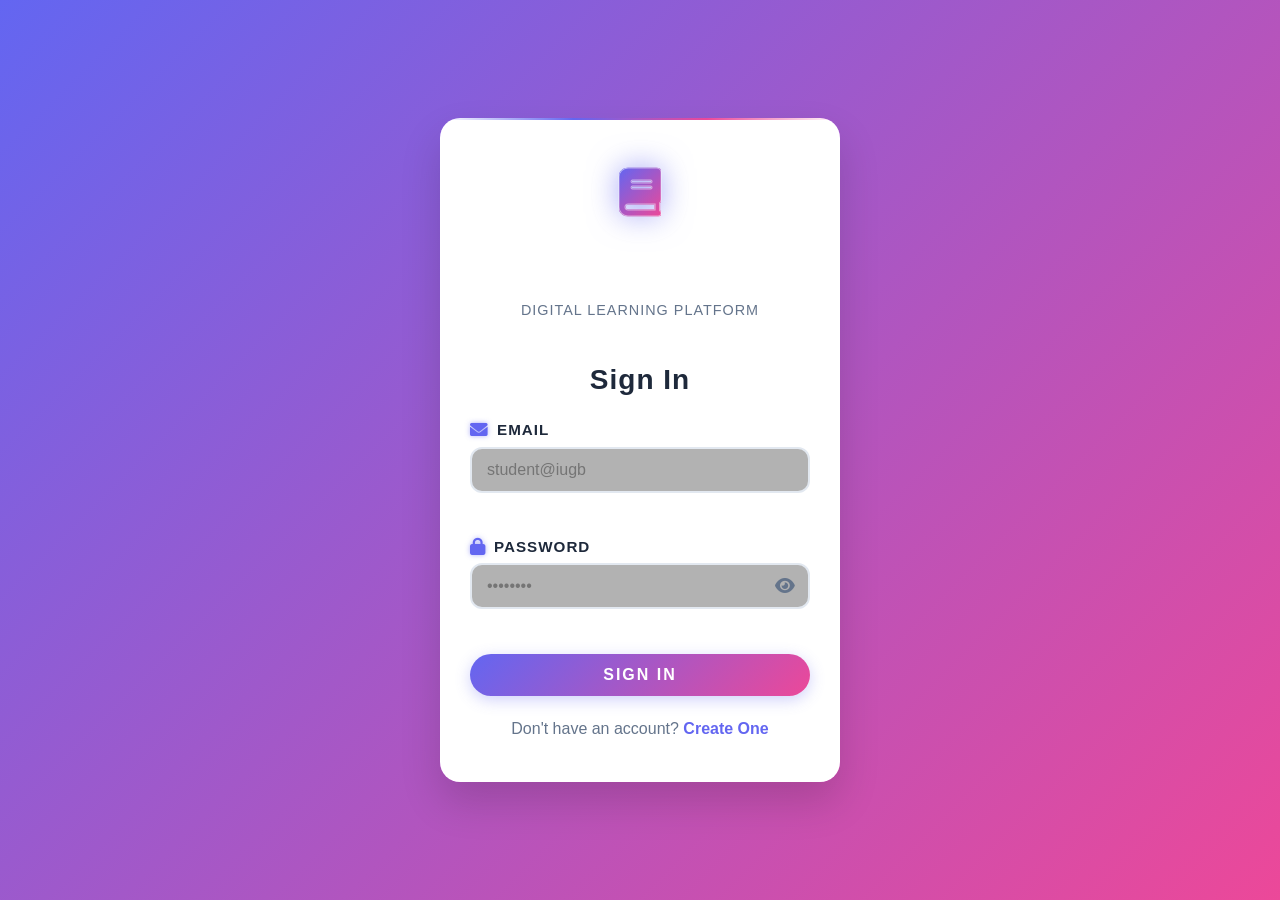
<file: course-detail.html>
<!DOCTYPE html>
<html lang="en">
<head>
    <meta charset="UTF-8">
    <meta name="viewport" content="width=device-width, initial-scale=1.0">
    <title>Scholar Hub - Course Details</title>
    <link rel="stylesheet" href="https://cdnjs.cloudflare.com/ajax/libs/font-awesome/6.0.0/css/all.min.css">
    <link rel="stylesheet" href="style.css">
</head>
<body class="course-detail-page">
    <div id="loadingOverlay" class="loading-overlay" style="display: none;">
        <div class="loading-content">
            <div class="loading-spinner">
                <div class="spinner-circle"></div>
                <div class="spinner-circle"></div>
                <div class="spinner-circle"></div>
            </div>
            <p>Loading...</p>
        </div>
    </div>

    <!-- Header -->
    <header class="app-header">
        <div class="header-top">
            <button class="btn-back" onclick="goBack()">
                <i class="fas fa-arrow-left"></i>
            </button>
            <h1 id="courseTitle">Course Title</h1>
            <a href="premium.html" class="btn-premium-header">
                <i class="fas fa-gem"></i>
            </a>
        </div>
    </header>

    <!-- Course Info Banner -->
    <section class="course-info">
        <div class="course-header-info">
            <div class="course-icon-large" id="courseIcon">
                <i class="fas fa-book"></i>
            </div>
            <h2 id="courseFullTitle">Course Title</h2>
            <div class="course-stats">
                <span><i class="fas fa-book"></i> <span id="bookCount">10</span> Books</span>
                <span><i class="fas fa-star"></i> <span id="courseRating">4.8/5</span></span>
                <span><i class="fas fa-users"></i> <span id="enrolledCount">250</span> Students</span>
            </div>
            <p class="course-description" id="courseDescription">Comprehensive learning materials for your academic success.</p>
        </div>
    </section>

    <!-- Books List -->
    <section class="books-container">
        <h3>Learning Resources</h3>
        <div class="book-search">
            <i class="fas fa-search"></i>
            <input
                type="search"
                id="bookSearch"
                placeholder="Search books by title, author, or keyword"
                aria-label="Search books"
            >
        </div>
        <div class="books-filter">
            <button class="filter-btn active" onclick="filterBooks('all', this)">All</button>
            <button class="filter-btn" onclick="filterBooks('free', this)">Free</button>
            <button class="filter-btn" onclick="filterBooks('premium', this)">Premium</button>
        </div>
        <div id="booksList" class="books-grid">
            <!-- Books will be dynamically inserted here -->
        </div>
    </section>

    <!-- Lock Notice for Premium Content -->
    <div class="no-premium-notice" id="noPremiumNotice" style="display: none;">
        <i class="fas fa-lock"></i>
        <h3>Premium Content</h3>
        <p>Unlock exclusive resources with premium membership</p>
        <a href="premium.html" class="btn-primary">Upgrade to Premium</a>
    </div>

    <script src="app.js"></script>
</body>
</html>
</file>
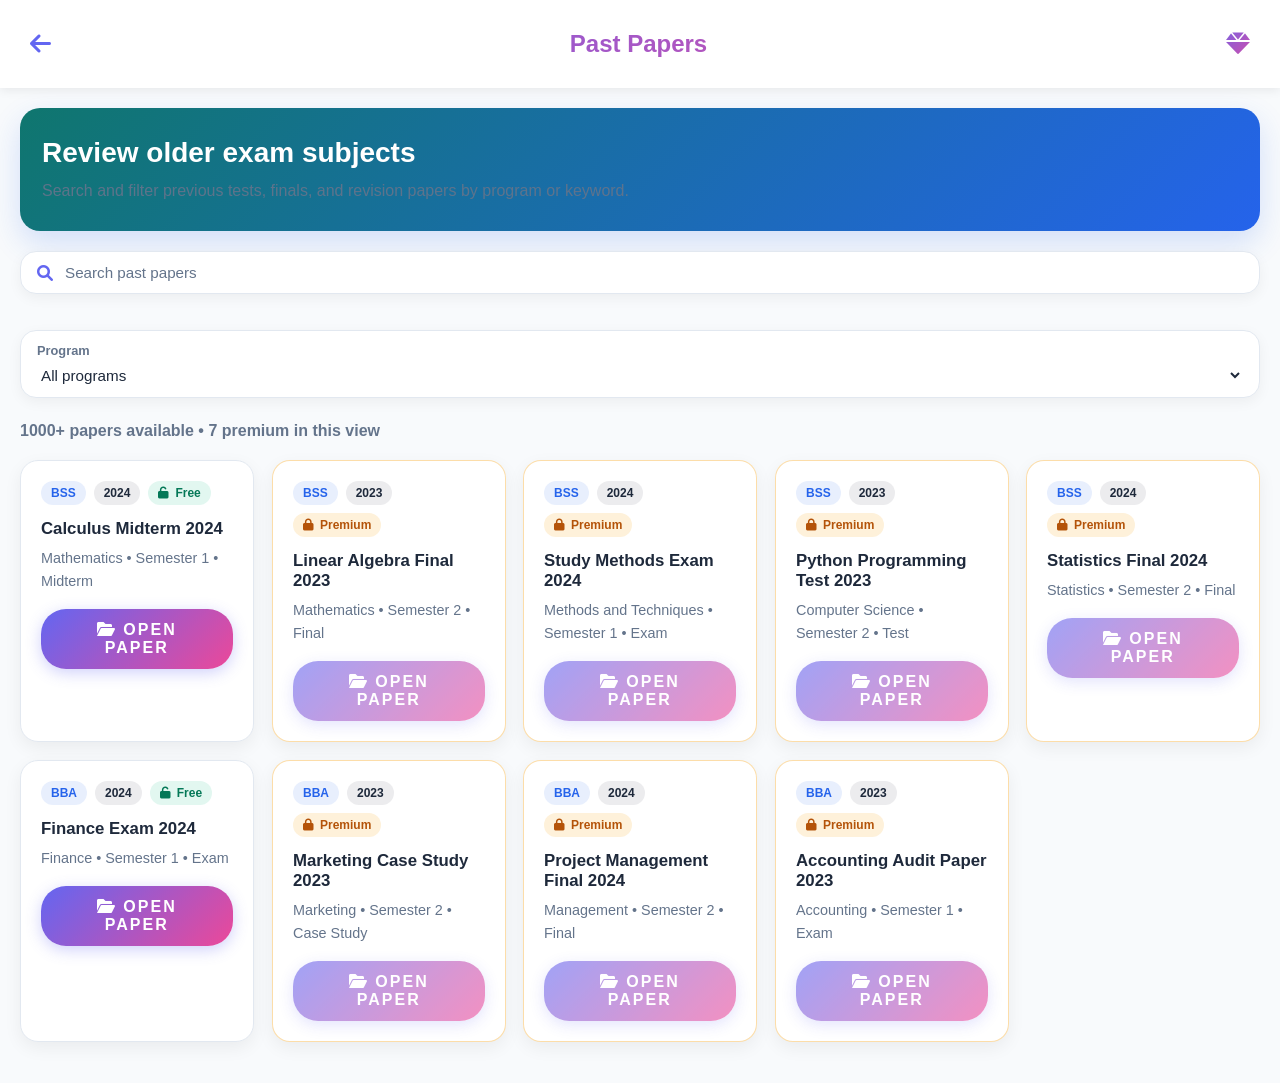
<file: past-papers.html>
<!DOCTYPE html>
<html lang="en">
<head>
    <meta charset="UTF-8">
    <meta name="viewport" content="width=device-width, initial-scale=1.0">
    <title>Scholar Hub - Past Papers</title>
    <link rel="stylesheet" href="https://cdnjs.cloudflare.com/ajax/libs/font-awesome/6.0.0/css/all.min.css">
    <link rel="stylesheet" href="style.css">
</head>
<body class="past-papers-page">
    <div id="loadingOverlay" class="loading-overlay" style="display: none;">
        <div class="loading-content">
            <div class="loading-spinner">
                <div class="spinner-circle"></div>
                <div class="spinner-circle"></div>
                <div class="spinner-circle"></div>
            </div>
            <p>Loading...</p>
        </div>
    </div>

    <header class="app-header">
        <div class="header-top">
            <button class="btn-back" onclick="goBack()">
                <i class="fas fa-arrow-left"></i>
            </button>
            <h1>Past Papers</h1>
            <a href="premium.html" class="btn-premium-header">
                <i class="fas fa-gem"></i>
            </a>
        </div>
    </header>

    <section class="resource-hero">
        <h2>Review older exam subjects</h2>
        <p>Search and filter previous tests, finals, and revision papers by program or keyword.</p>
    </section>

    <section class="resource-tools">
        <div class="book-search">
            <i class="fas fa-search"></i>
            <input type="search" id="pastPaperSearch" placeholder="Search past papers">
        </div>
        <div class="resource-select">
            <label for="pastPaperProgram">Program</label>
            <select id="pastPaperProgram">
                <option value="all">All programs</option>
                <option value="BSS">BSS</option>
                <option value="BBA">BBA</option>
            </select>
        </div>
    </section>

    <section class="resource-section">
        <p class="resource-count" id="pastPaperCount">0 papers available</p>
        <div id="pastPapersList" class="resource-grid"></div>
    </section>

    <script src="app.js"></script>
</body>
</html>
</file>
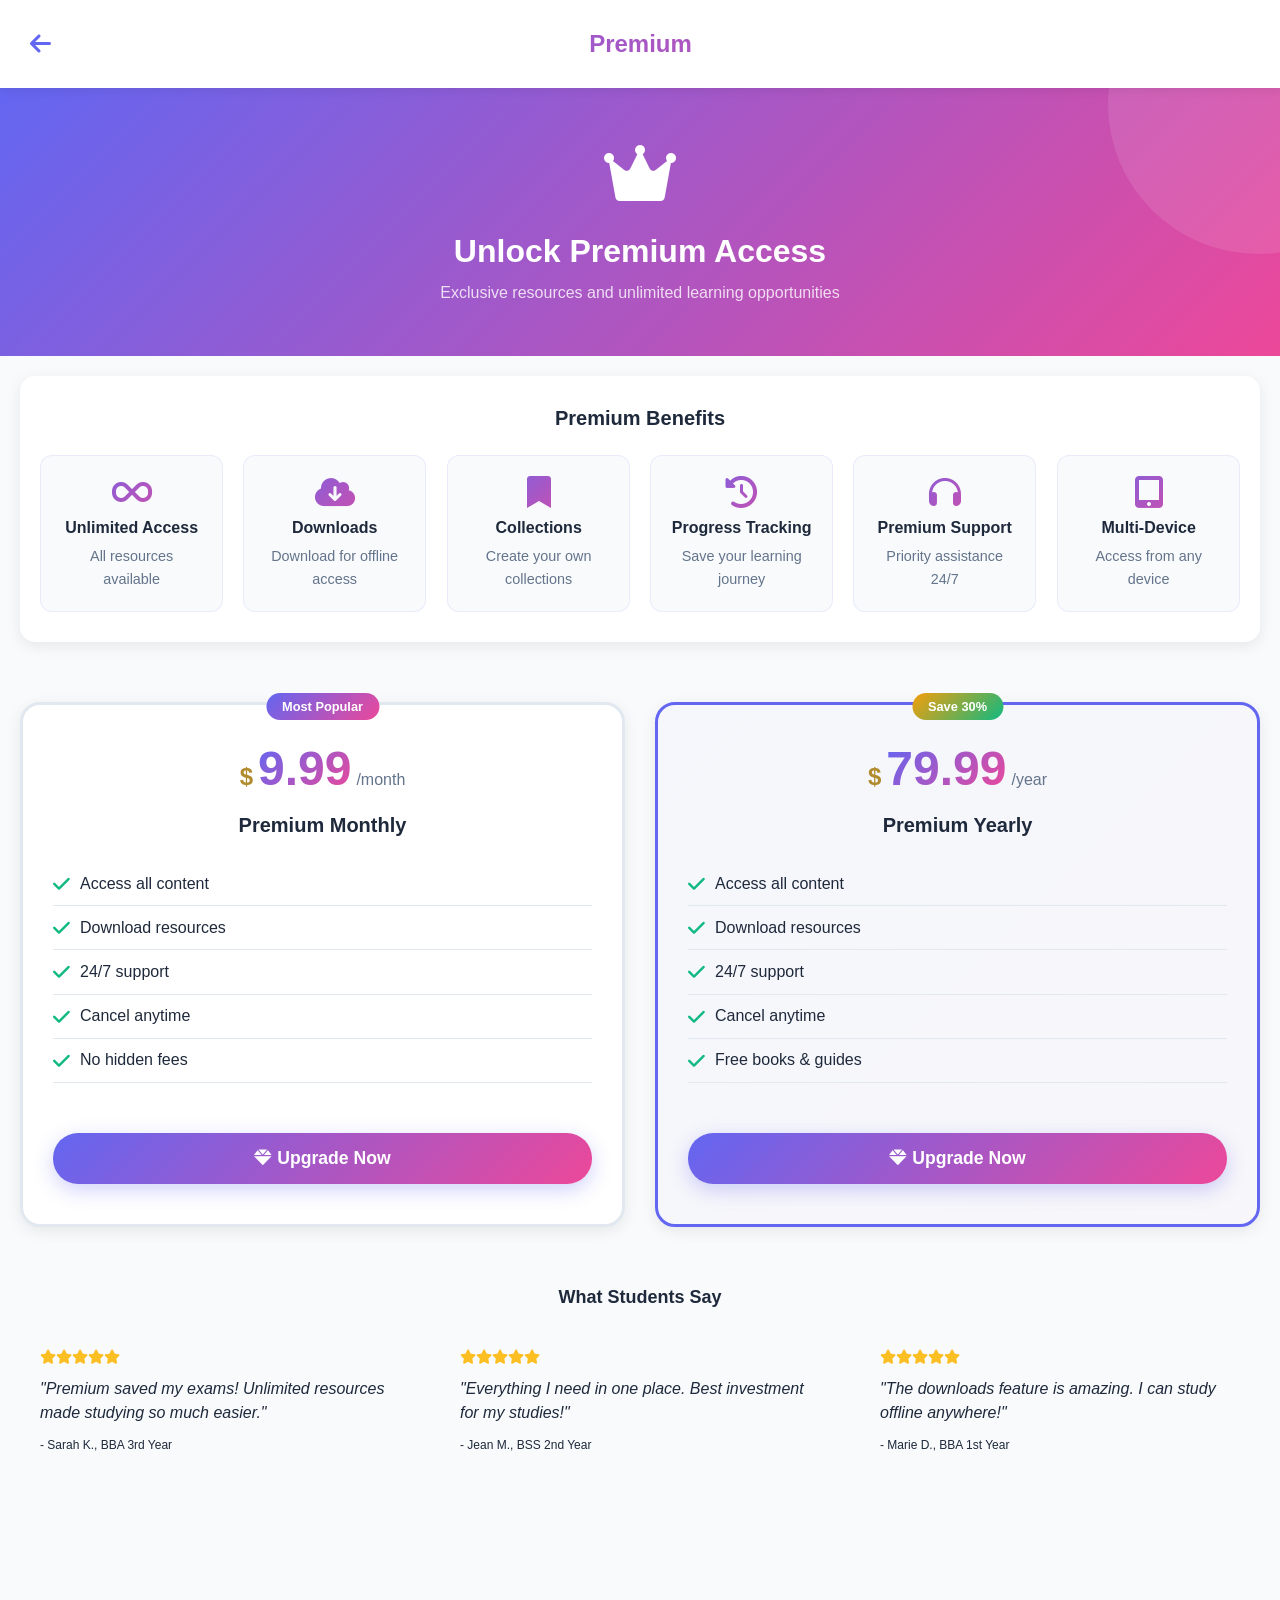
<file: premium.html>
<!DOCTYPE html>
<html lang="en">
<head>
    <meta charset="UTF-8">
    <meta name="viewport" content="width=device-width, initial-scale=1.0">
    <title>Scholar Hub - Premium</title>
    <link rel="stylesheet" href="https://cdnjs.cloudflare.com/ajax/libs/font-awesome/6.0.0/css/all.min.css">
    <link rel="stylesheet" href="style.css">
</head>
<body class="premium-page">
    <div id="loadingOverlay" class="loading-overlay" style="display: none;">
        <div class="loading-content">
            <div class="loading-spinner">
                <div class="spinner-circle"></div>
                <div class="spinner-circle"></div>
                <div class="spinner-circle"></div>
            </div>
            <p>Loading...</p>
        </div>
    </div>

    <!-- Header -->
    <header class="app-header">
        <div class="header-top">
            <button class="btn-back" onclick="goBack()">
                <i class="fas fa-arrow-left"></i>
            </button>
            <h1>Premium</h1>
            <div class="placeholder"></div>
        </div>
    </header>

    <!-- Premium Banner -->
    <section class="premium-banner">
        <div class="banner-animation">
            <div class="banner-icon">
                <i class="fas fa-crown"></i>
            </div>
        </div>
        <h2>Unlock Premium Access</h2>
        <p>Exclusive resources and unlimited learning opportunities</p>
    </section>

    <!-- Features Section -->
    <section class="premium-features">
        <h3>Premium Benefits</h3>
        <div class="features-list">
            <div class="feature-item">
                <i class="fas fa-infinity"></i>
                <h4>Unlimited Access</h4>
                <p>All resources available</p>
            </div>
            <div class="feature-item">
                <i class="fas fa-cloud-download-alt"></i>
                <h4>Downloads</h4>
                <p>Download for offline access</p>
            </div>
            <div class="feature-item">
                <i class="fas fa-bookmark"></i>
                <h4>Collections</h4>
                <p>Create your own collections</p>
            </div>
            <div class="feature-item">
                <i class="fas fa-history"></i>
                <h4>Progress Tracking</h4>
                <p>Save your learning journey</p>
            </div>
            <div class="feature-item">
                <i class="fas fa-headphones"></i>
                <h4>Premium Support</h4>
                <p>Priority assistance 24/7</p>
            </div>
            <div class="feature-item">
                <i class="fas fa-tablet-alt"></i>
                <h4>Multi-Device</h4>
                <p>Access from any device</p>
            </div>
        </div>
    </section>

    <!-- Pricing Section -->
    <section class="premium-pricing">
        <div class="pricing-card">
            <div class="popular-badge">Most Popular</div>
            <div class="price-badge">
                <span class="currency">$</span>
                <span class="amount">9.99</span>
                <span class="period">/month</span>
            </div>
            <h3>Premium Monthly</h3>
            <ul class="price-features">
                <li><i class="fas fa-check"></i> Access all content</li>
                <li><i class="fas fa-check"></i> Download resources</li>
                <li><i class="fas fa-check"></i> 24/7 support</li>
                <li><i class="fas fa-check"></i> Cancel anytime</li>
                <li><i class="fas fa-check"></i> No hidden fees</li>
            </ul>
            <button class="btn-subscribe" onclick="subscribe()">
                <i class="fas fa-gem"></i> Upgrade Now
            </button>
        </div>

        <div class="pricing-card annual-card">
            <div class="saving-badge">Save 30%</div>
            <div class="price-badge">
                <span class="currency">$</span>
                <span class="amount">79.99</span>
                <span class="period">/year</span>
            </div>
            <h3>Premium Yearly</h3>
            <ul class="price-features">
                <li><i class="fas fa-check"></i> Access all content</li>
                <li><i class="fas fa-check"></i> Download resources</li>
                <li><i class="fas fa-check"></i> 24/7 support</li>
                <li><i class="fas fa-check"></i> Cancel anytime</li>
                <li><i class="fas fa-check"></i> Free books & guides</li>
            </ul>
            <button class="btn-subscribe" onclick="subscribe()">
                <i class="fas fa-gem"></i> Upgrade Now
            </button>
        </div>
    </section>

    <!-- Testimonials -->
    <section class="premium-testimonials">
        <h3>What Students Say</h3>
        <div class="testimonials-grid">
            <div class="testimonial">
                <div class="testimonial-stars">
                    <i class="fas fa-star"></i><i class="fas fa-star"></i><i class="fas fa-star"></i><i class="fas fa-star"></i><i class="fas fa-star"></i>
                </div>
                <p>"Premium saved my exams! Unlimited resources made studying so much easier."</p>
                <span>- Sarah K., BBA 3rd Year</span>
            </div>
            <div class="testimonial">
                <div class="testimonial-stars">
                    <i class="fas fa-star"></i><i class="fas fa-star"></i><i class="fas fa-star"></i><i class="fas fa-star"></i><i class="fas fa-star"></i>
                </div>
                <p>"Everything I need in one place. Best investment for my studies!"</p>
                <span>- Jean M., BSS 2nd Year</span>
            </div>
            <div class="testimonial">
                <div class="testimonial-stars">
                    <i class="fas fa-star"></i><i class="fas fa-star"></i><i class="fas fa-star"></i><i class="fas fa-star"></i><i class="fas fa-star"></i>
                </div>
                <p>"The downloads feature is amazing. I can study offline anywhere!"</p>
                <span>- Marie D., BBA 1st Year</span>
            </div>
        </div>
    </section>

    <!-- Premium Note -->
    <section class="premium-note">
        <p><i class="fas fa-info-circle"></i> Cancel anytime, no questions asked. Full money-back guarantee within 30 days.</p>
    </section>
    
    <script src="app.js"></script>
</body>
</html>
</file>
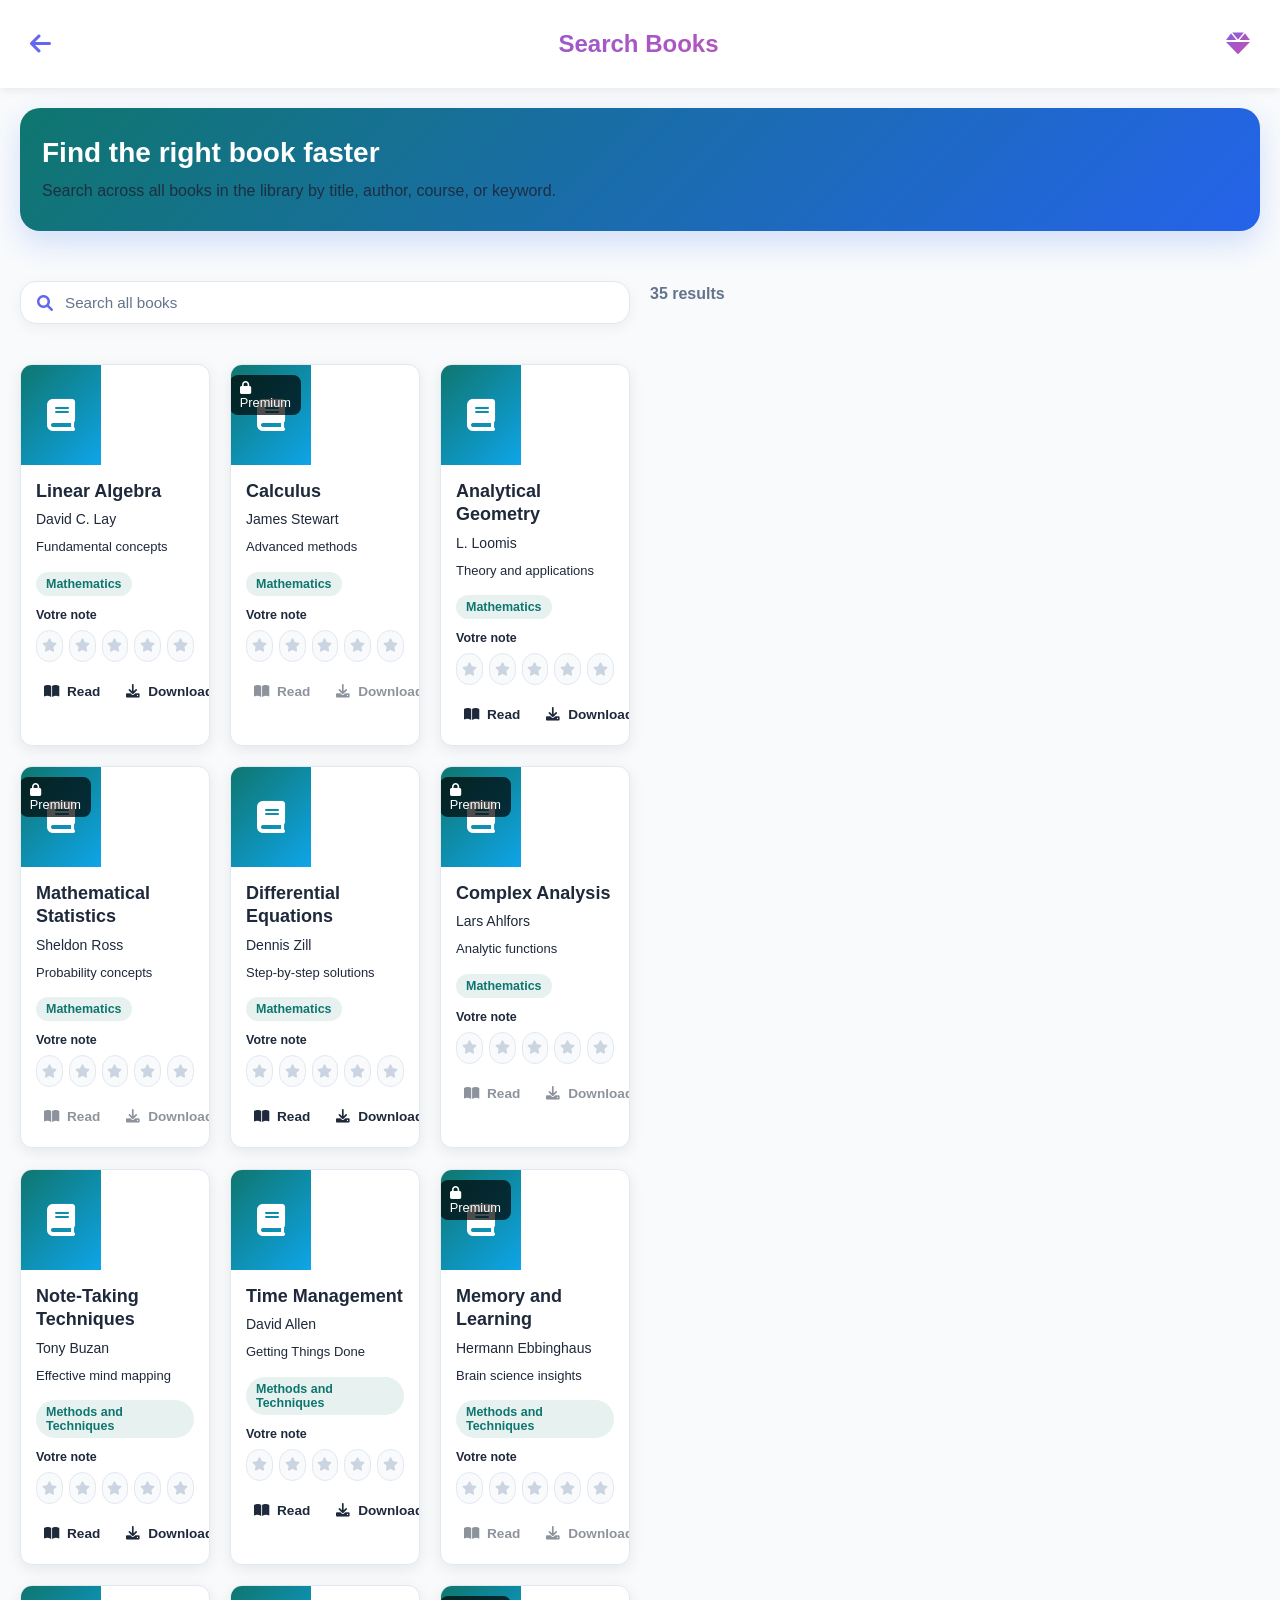
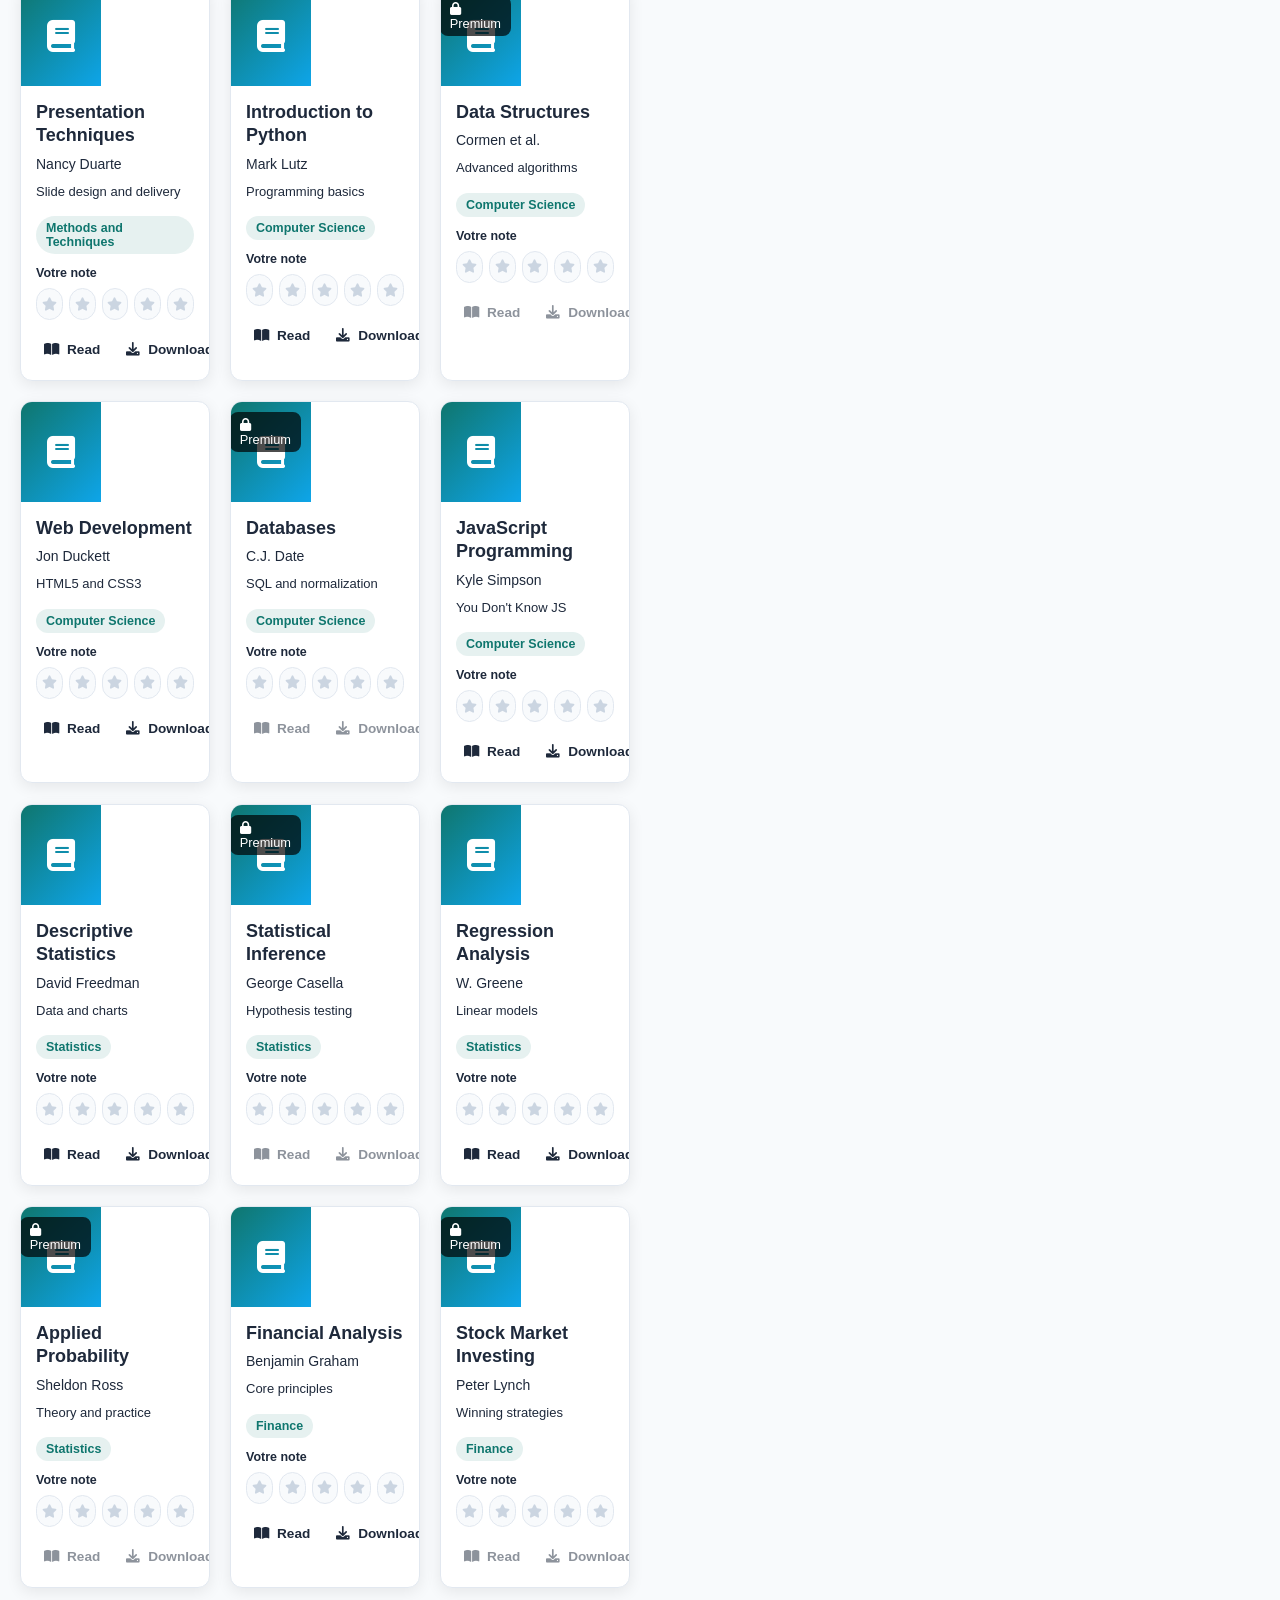
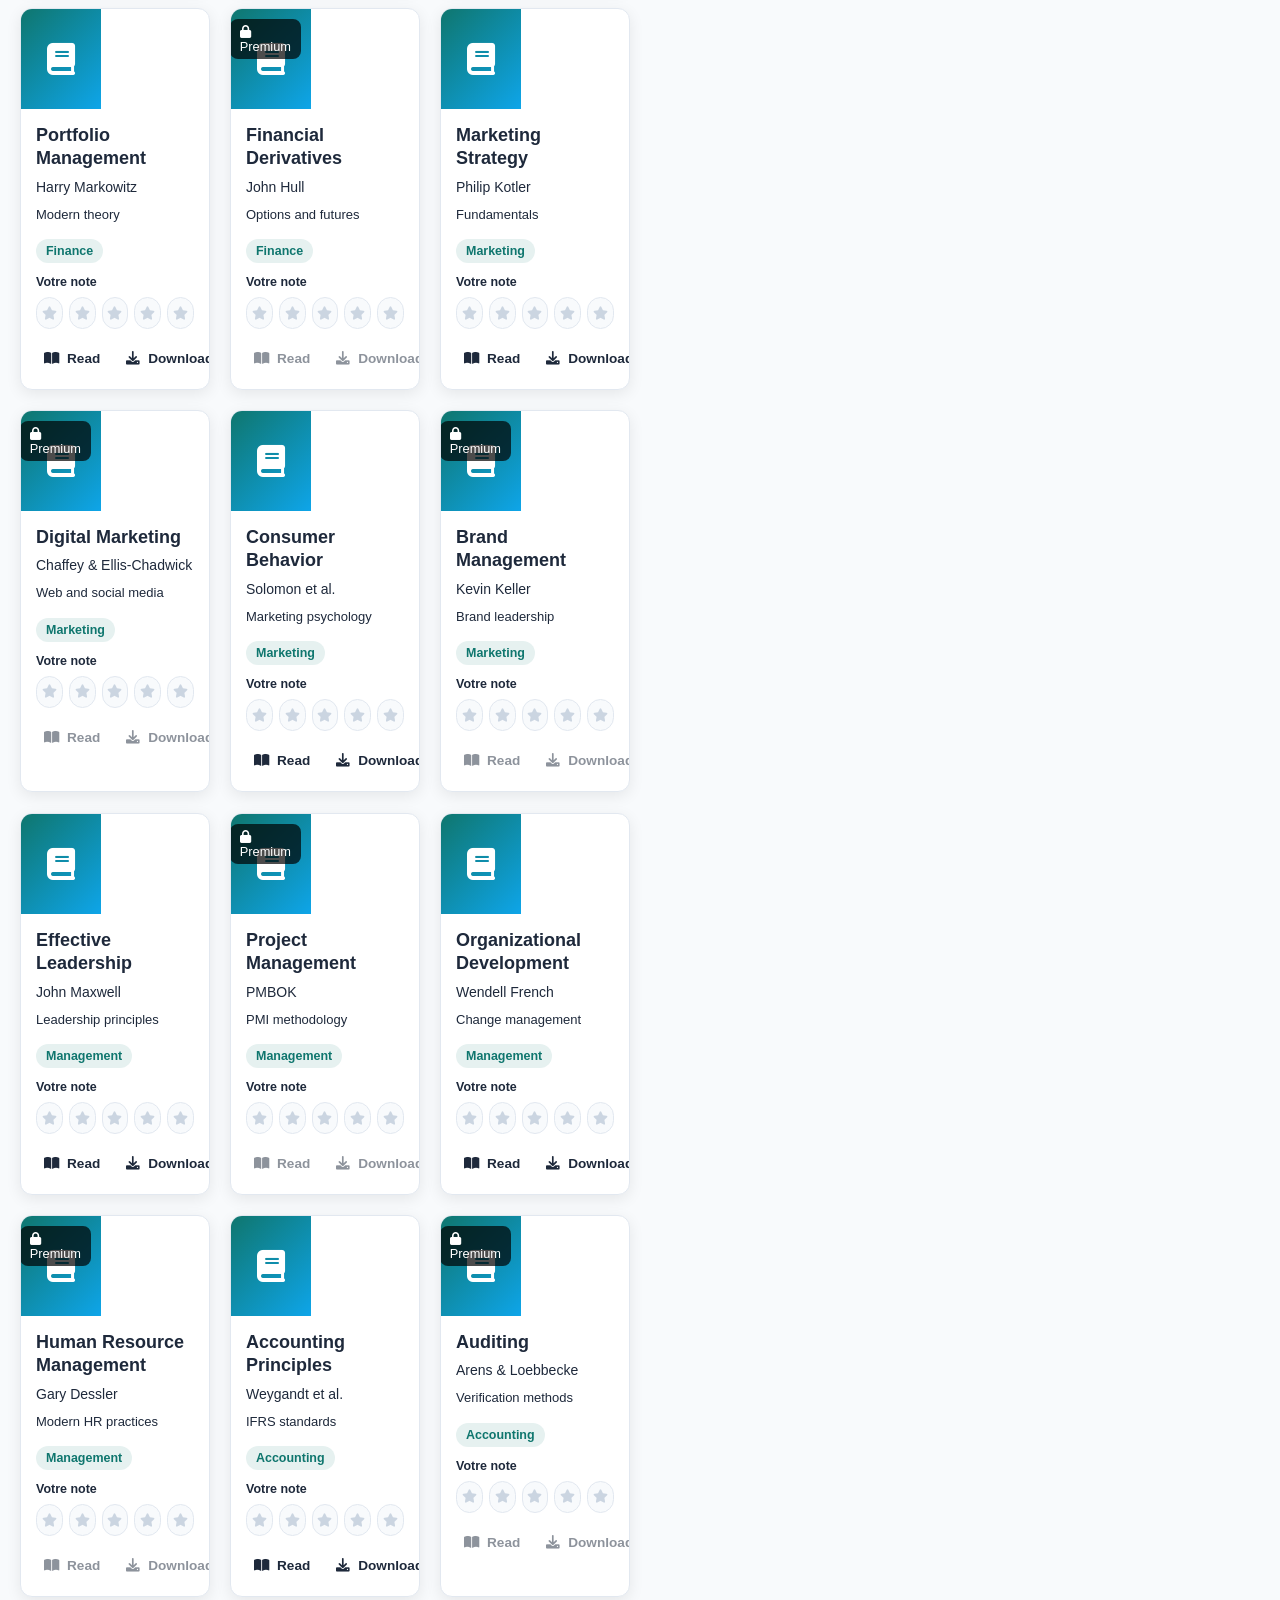
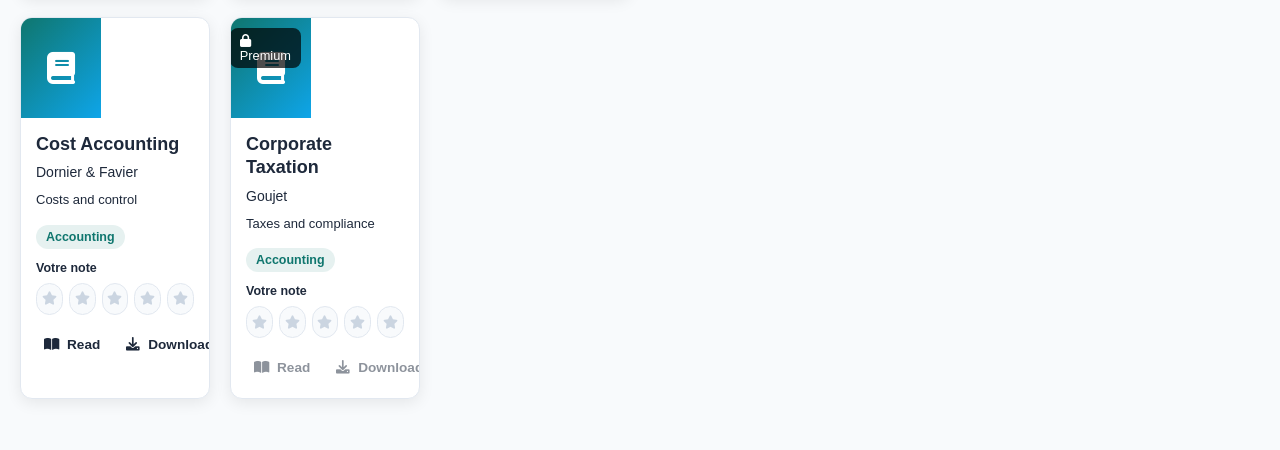
<file: search.html>
<!DOCTYPE html>
<html lang="en">
<head>
    <meta charset="UTF-8">
    <meta name="viewport" content="width=device-width, initial-scale=1.0">
    <title>Scholar Hub - Search Books</title>
    <link rel="stylesheet" href="https://cdnjs.cloudflare.com/ajax/libs/font-awesome/6.0.0/css/all.min.css">
    <link rel="stylesheet" href="style.css">
</head>
<body class="search-page">
    <div id="loadingOverlay" class="loading-overlay" style="display: none;">
        <div class="loading-content">
            <div class="loading-spinner">
                <div class="spinner-circle"></div>
                <div class="spinner-circle"></div>
                <div class="spinner-circle"></div>
            </div>
            <p>Loading...</p>
        </div>
    </div>

    <header class="app-header">
        <div class="header-top">
            <button class="btn-back" onclick="goBack()">
                <i class="fas fa-arrow-left"></i>
            </button>
            <h1>Search Books</h1>
            <a href="premium.html" class="btn-premium-header">
                <i class="fas fa-gem"></i>
            </a>
        </div>
    </header>

    <section class="resource-hero">
        <h2>Find the right book faster</h2>
        <p>Search across all books in the library by title, author, course, or keyword.</p>
    </section>

    <section class="books-container">
        <div class="book-search">
            <i class="fas fa-search"></i>
            <input type="search" id="globalBookSearch" placeholder="Search all books">
        </div>
        <p class="resource-count" id="searchResultCount">0 results</p>
        <div id="searchResults" class="books-grid"></div>
    </section>

    <script src="app.js"></script>
</body>
</html>
</file>
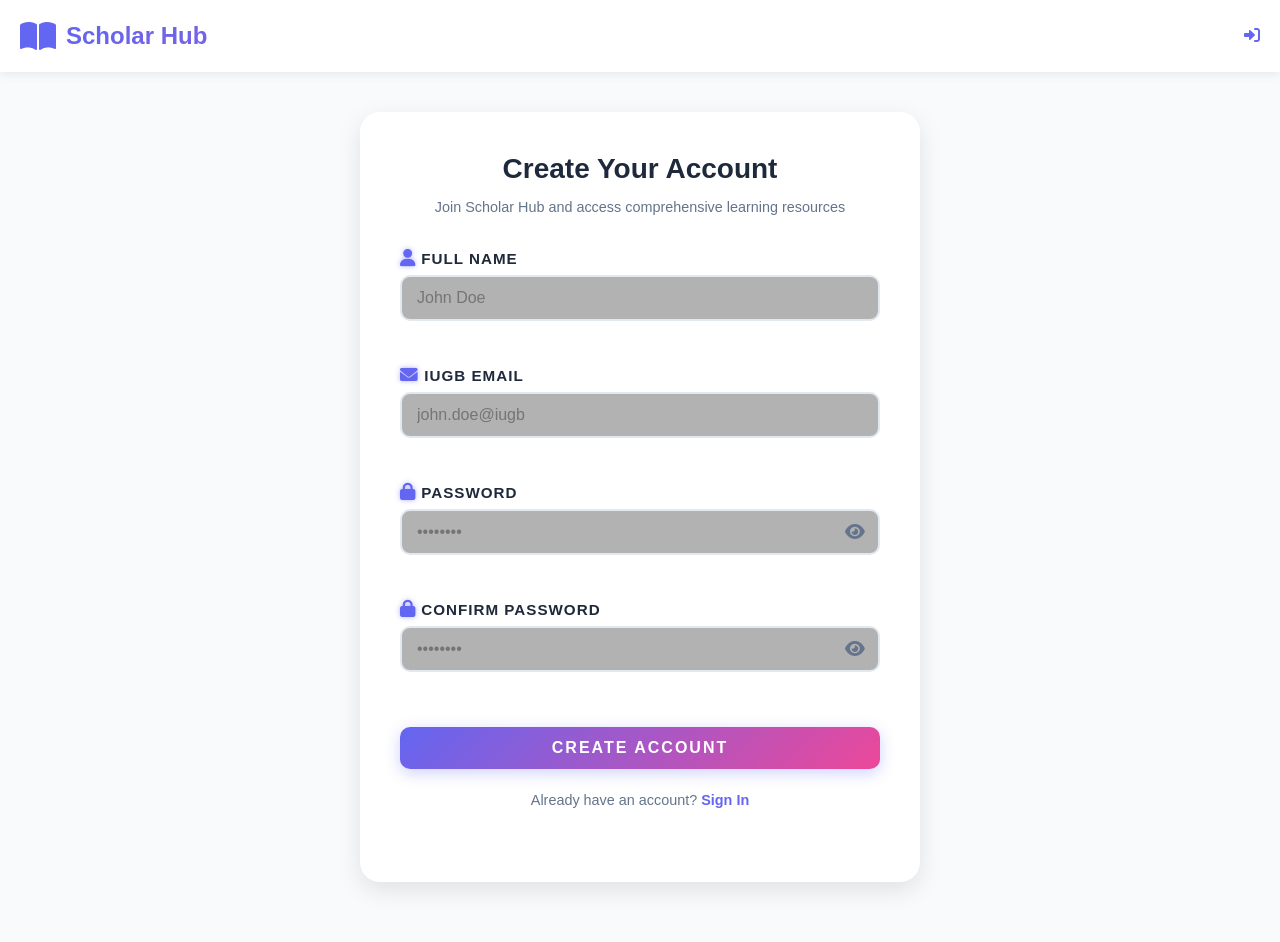
<file: signup.html>
<!DOCTYPE html>
<html lang="en">
<head>
    <meta charset="UTF-8">
    <meta name="viewport" content="width=device-width, initial-scale=1.0">
    <title>Scholar Hub - Create Account</title>
    <link rel="stylesheet" href="https://cdnjs.cloudflare.com/ajax/libs/font-awesome/6.0.0/css/all.min.css">
    <link rel="stylesheet" href="style.css">
</head>
<body class="signup-page">
    <div id="loadingOverlay" class="loading-overlay" style="display: none;">
        <div class="loading-content">
            <div class="loading-spinner">
                <div class="spinner-circle"></div>
                <div class="spinner-circle"></div>
                <div class="spinner-circle"></div>
            </div>
            <p>Loading...</p>
        </div>
    </div>

    <!-- Header -->
    <header class="app-header">
        <div class="header-top">
            <div class="logo-section">
                <i class="fas fa-book-open"></i>
                <h1>Scholar Hub</h1>
            </div>
            <div class="header-actions">
                <a href="index.html" class="btn-login" title="Sign In">
                    <i class="fas fa-sign-in-alt"></i>
                </a>
            </div>
        </div>
    </header>

    <!-- Signup Section -->
    <section class="signup-section">
        <div class="signup-container">
            <div class="signup-form-wrapper">
                <h2>Create Your Account</h2>
                <p>Join Scholar Hub and access comprehensive learning resources</p>
                <form id="signupForm" class="auth-form">
                    <div class="form-group">
                        <label for="signupName"><i class="fas fa-user"></i> Full Name</label>
                        <input type="text" id="signupName" placeholder="John Doe" required>
                        <span class="error-message" id="signupNameError"></span>
                    </div>
                    <div class="form-group">
                        <label for="signupEmail"><i class="fas fa-envelope"></i> IUGB Email</label>
                        <input type="email" id="signupEmail" placeholder="john.doe@iugb" required>
                        <span class="error-message" id="signupEmailError"></span>
                    </div>
                    <div class="form-group">
                        <label for="signupPassword"><i class="fas fa-lock"></i> Password</label>
                        <div class="password-input">
                            <input type="password" id="signupPassword" placeholder="••••••••" required>
                            <button type="button" class="toggle-password" onclick="togglePassword('signupPassword')">
                                <i class="fas fa-eye"></i>
                            </button>
                        </div>
                        <span class="error-message" id="signupPasswordError"></span>
                    </div>
                    <div class="form-group">
                        <label for="signupConfirm"><i class="fas fa-lock"></i> Confirm Password</label>
                        <div class="password-input">
                            <input type="password" id="signupConfirm" placeholder="••••••••" required>
                            <button type="button" class="toggle-password" onclick="togglePassword('signupConfirm')">
                                <i class="fas fa-eye"></i>
                            </button>
                        </div>
                        <span class="error-message" id="signupConfirmError"></span>
                    </div>
                    <button type="submit" class="btn-primary">Create Account</button>
                    <p class="form-switch">Already have an account? <a href="index.html">Sign In</a></p>
                </form>
            </div>
        </div>
    </section>

    <script src="app.js"></script>
</body>
</html>
</file>
<file: style.css>
/* ============================================
   IUGB LIBRARY - MODERN IMMERSIVE APPLICATION
   ============================================ */

:root {
    --primary-color: #6366f1;
    --secondary-color: #ec4899;
    --accent-color: #f59e0b;
    --success-color: #10b981;
    --danger-color: #ef4444;
    --bg-light: #f8fafc;
    --bg-dark: #0f172a;
    --text-dark: #1e293b;
    --text-light: #64748b;
    --border-color: #e2e8f0;
    --shadow: 0 10px 25px rgba(0, 0, 0, 0.1);
    --shadow-lg: 0 20px 40px rgba(0, 0, 0, 0.15);
}

* {
    margin: 0;
    padding: 0;
    box-sizing: border-box;
}

html {
    scroll-behavior: smooth;
}

html, body {
    font-family: 'Segoe UI', Tahoma, Geneva, Verdana, sans-serif;
    background-color: var(--bg-light);
    color: var(--text-dark);
    overflow-x: hidden;
    -webkit-font-smoothing: antialiased;
}

body {
    padding-bottom: 20px;
}

/* ============================================
   ANIMATED BACKGROUND
   ============================================ */

.background-animation {
    position: fixed;
    top: 0;
    left: 0;
    width: 100%;
    height: 100%;
    background: radial-gradient(circle at center, #0f172a 0%, #020617 100%);
    z-index: -1;
    overflow: hidden;
}

.background-animation::before {
    content: '';
    position: absolute;
    width: 200%;
    height: 200%;
    top: -50%;
    left: -50%;
    background-image: 
        radial-gradient(rgba(99, 102, 241, 0.15) 1px, transparent 1px),
        radial-gradient(rgba(236, 72, 153, 0.1) 1px, transparent 1px);
    background-size: 40px 40px;
    background-position: 0 0, 20px 20px;
    animation: gridMove 20s linear infinite;
    transform: perspective(500px) rotateX(60deg) translateY(-100px) translateZ(-200px);
}

@keyframes gridMove {
    0% { transform: perspective(500px) rotateX(60deg) translateY(0) translateZ(-200px); }
    100% { transform: perspective(500px) rotateX(60deg) translateY(40px) translateZ(-200px); }
}

.blob {
    position: absolute;
    border-radius: 50%;
    filter: blur(80px);
    opacity: 0.6;
    animation: orbit 20s linear infinite;
    mix-blend-mode: screen;
}

.blob-1 {
    width: 400px;
    height: 400px;
    background: radial-gradient(circle, rgba(99,102,241,0.8) 0%, rgba(99,102,241,0) 70%);
    top: 10%;
    left: 10%;
    animation-delay: 0s;
}

.blob-2 {
    width: 350px;
    height: 350px;
    background: radial-gradient(circle, rgba(236,72,153,0.8) 0%, rgba(236,72,153,0) 70%);
    bottom: 10%;
    right: 10%;
    animation-delay: -5s;
    animation-direction: reverse;
}

.blob-3 {
    width: 300px;
    height: 300px;
    background: radial-gradient(circle, rgba(16,185,129,0.6) 0%, rgba(16,185,129,0) 70%);
    top: 50%;
    left: 50%;
    transform: translate(-50%, -50%);
    animation: pulseGlow 8s ease-in-out infinite alternate;
}

@keyframes orbit {
    0% { transform: rotate(0deg) translateX(100px) rotate(0deg) scale(1); }
    50% { transform: rotate(180deg) translateX(150px) rotate(-180deg) scale(1.2); }
    100% { transform: rotate(360deg) translateX(100px) rotate(-360deg) scale(1); }
}

@keyframes pulseGlow {
    0% { transform: translate(-50%, -50%) scale(1); opacity: 0.4; }
    100% { transform: translate(-50%, -50%) scale(1.5); opacity: 0.8; }
}

/* ============================================
   TYPOGRAPHY
   ============================================ */

h1, h2, h3, h4, h5, h6 {
    font-weight: 700;
    line-height: 1.2;
}

h1 { font-size: 2rem; }
h2 { font-size: 1.75rem; }
h3 { font-size: 1.25rem; }
h4 { font-size: 1.1rem; }
p { line-height: 1.6; color: var(--text-light); }

a {
    text-decoration: none;
    color: var(--primary-color);
    transition: all 0.3s ease;
}

a:hover {
    color: var(--secondary-color);
}

.section-subtitle {
    color: var(--text-light);
    font-size: 0.95rem;
    margin-bottom: 20px;
}

/* ============================================
   LOADING OVERLAY
   ============================================ */

.loading-overlay {
    position: fixed;
    top: 0;
    left: 0;
    width: 100%;
    height: 100%;
    background: rgba(0, 0, 0, 0.9);
    display: flex;
    align-items: center;
    justify-content: center;
    z-index: 9999;
    backdrop-filter: blur(4px);
}

.loading-content {
    text-align: center;
    color: white;
}

.loading-spinner {
    display: flex;
    justify-content: center;
    gap: 10px;
    margin-bottom: 20px;
}

.spinner-circle {
    width: 12px;
    height: 12px;
    background-color: white;
    border-radius: 50%;
    animation: bounce 1.4s infinite ease-in-out both;
    box-shadow: 0 0 20px rgba(99, 102, 241, 0.6);
}

.spinner-circle:nth-child(1) { animation-delay: -0.32s; }
.spinner-circle:nth-child(2) { animation-delay: -0.16s; }

@keyframes bounce {
    0%, 80%, 100% { transform: scale(0); opacity: 0.5; }
    40% { transform: scale(1); opacity: 1; }
}

/* ============================================
   BUTTONS
   ============================================ */

.btn-primary {
    background: transparent;
    color: #fff;
    padding: 12px 24px;
    border: 1px solid var(--primary-color);
    border-radius: 8px;
    font-size: 1rem;
    font-weight: 600;
    letter-spacing: 2px;
    text-transform: uppercase;
    cursor: pointer;
    transition: all 0.3s ease;
    box-shadow: 0 0 10px rgba(99, 102, 241, 0.2), inset 0 0 10px rgba(99, 102, 241, 0.2);
    width: 100%;
    position: relative;
    overflow: hidden;
    z-index: 1;
}

.btn-primary::before {
    content: '';
    position: absolute;
    top: 0; left: 0; right: 0; bottom: 0;
    background: linear-gradient(135deg, var(--primary-color), var(--secondary-color));
    z-index: -1;
    transform: scaleX(0);
    transform-origin: left;
    transition: transform 0.4s cubic-bezier(0.16, 1, 0.3, 1);
}

.btn-primary:hover::before {
    transform: scaleX(1);
}

.btn-primary:hover {
    box-shadow: 0 0 20px rgba(99, 102, 241, 0.6), inset 0 0 20px rgba(99, 102, 241, 0.4);
    border-color: transparent;
    text-shadow: 0 0 8px rgba(255, 255, 255, 0.8);
    transform: translateY(-2px);
}

.btn-primary:active {
    transform: translateY(1px);
}

.btn-back {
    background: none;
    border: none;
    color: var(--primary-color);
    font-size: 1.5rem;
    cursor: pointer;
    padding: 10px;
    transition: all 0.3s ease;
    border-radius: 50%;
}

.btn-back:hover {
    color: var(--secondary-color);
    background: rgba(99, 102, 241, 0.1);
}

.btn-premium-header {
    background: linear-gradient(135deg, var(--primary-color), var(--secondary-color));
    -webkit-background-clip: text;
    -webkit-text-fill-color: transparent;
    font-size: 1.5rem;
    padding: 10px;
    transition: all 0.3s ease;
}

.btn-premium-header:hover {
    transform: scale(1.2) rotate(10deg);
    filter: drop-shadow(0 0 10px rgba(99, 102, 241, 0.5));
}

.btn-logout {
    background: none;
    border: none;
    color: var(--danger-color);
    font-size: 1.2rem;
    cursor: pointer;
    padding: 10px;
    transition: all 0.3s ease;
    border-radius: 50%;
}

.btn-logout:hover {
    transform: scale(1.1);
    background: rgba(239, 68, 68, 0.1);
}

.btn-subscribe {
    background: linear-gradient(135deg, var(--primary-color), var(--secondary-color));
    color: white;
    padding: 15px 30px;
    border: none;
    border-radius: 25px;
    font-size: 1.1rem;
    font-weight: 600;
    cursor: pointer;
    transition: all 0.3s ease;
    box-shadow: 0 6px 20px rgba(99, 102, 241, 0.4);
    width: 100%;
    margin-top: 20px;
    position: relative;
    overflow: hidden;
}

.btn-subscribe:hover {
    transform: translateY(-4px);
    box-shadow: 0 10px 30px rgba(99, 102, 241, 0.6);
}

/* ============================================
   HEADER
   ============================================ */

.app-header {
    background: rgba(255, 255, 255, 0.95);
    backdrop-filter: blur(10px);
    padding: 20px;
    box-shadow: 0 4px 20px rgba(0, 0, 0, 0.08);
    position: sticky;
    top: 0;
    z-index: 100;
    animation: slideDown 0.4s cubic-bezier(0.68, -0.55, 0.265, 1.55);
}

@keyframes slideDown {
    from {
        transform: translateY(-100%);
        opacity: 0;
    }
    to {
        transform: translateY(0);
        opacity: 1;
    }
}

.header-top {
    display: flex;
    align-items: center;
    justify-content: space-between;
    gap: 15px;
}

.header-top h1 {
    flex: 1;
    text-align: center;
    font-size: 1.5rem;
    background: linear-gradient(135deg, var(--primary-color), var(--secondary-color));
    -webkit-background-clip: text;
    -webkit-text-fill-color: transparent;
}

.logo-section {
    display: flex;
    align-items: center;
    gap: 10px;
    flex: 1;
}

.logo-section i {
    font-size: 2rem;
    color: var(--primary-color);
    animation: bounce-rotate 2s infinite ease-in-out;
}

@keyframes bounce-rotate {
    0%, 100% { transform: rotate(0) translateY(0); }
    50% { transform: rotate(10deg) translateY(-5px); }
}

.logo-section h1 {
    background: linear-gradient(135deg, var(--primary-color), var(--secondary-color));
    -webkit-background-clip: text;
    -webkit-text-fill-color: transparent;
    text-align: left;
    margin: 0;
}

.header-actions {
    display: flex;
    gap: 15px;
    align-items: center;
}

.user-welcome {
    margin-top: 15px;
    padding-top: 15px;
    border-top: 2px solid var(--border-color);
    color: var(--text-light);
    animation: fadeIn 0.6s ease 0.2s both;
}

.placeholder {
    width: 40px;
}

/* ============================================
   AUTH PAGE
   ============================================ */

.auth-page {
    min-height: 100vh;
    display: flex;
    align-items: center;
    justify-content: center;
    padding: 20px;
    background: transparent;
}

.auth-container {
    background: rgba(15, 23, 42, 0.6);
    backdrop-filter: blur(24px) saturate(180%);
    -webkit-backdrop-filter: blur(24px) saturate(180%);
    border-radius: 20px;
    padding: 40px 30px;
    max-width: 420px;
    width: 100%;
    box-shadow: 0 0 40px rgba(99, 102, 241, 0.2), inset 0 0 0 1px rgba(255, 255, 255, 0.1);
    animation: futuristicSlideUp 0.8s cubic-bezier(0.16, 1, 0.3, 1) forwards;
    position: relative;
    overflow: hidden;
    border: none;
}

.auth-container::before {
    content: '';
    position: absolute;
    top: 0; left: 0; right: 0; height: 2px;
    background: linear-gradient(90deg, transparent, var(--primary-color), var(--secondary-color), transparent);
    animation: scanline 3s linear infinite;
}

@keyframes scanline {
    0% { transform: translateX(-100%); }
    100% { transform: translateX(100%); }
}

@keyframes futuristicSlideUp {
    from {
        transform: translateY(60px) scale(0.95);
        opacity: 0;
        filter: blur(10px);
    }
    to {
        transform: translateY(0) scale(1);
        opacity: 1;
        filter: blur(0);
    }
}

.auth-logo {
    text-align: center;
    margin-bottom: 40px;
    position: relative;
}

.logo-animation {
    font-size: 3.5rem;
    color: transparent;
    -webkit-text-stroke: 1px rgba(255, 255, 255, 0.5);
    background: linear-gradient(135deg, var(--primary-color), var(--secondary-color));
    -webkit-background-clip: text;
    background-clip: text;
    margin-bottom: 15px;
    display: inline-block;
    filter: drop-shadow(0 0 15px rgba(99, 102, 241, 0.6));
    animation: hologramFlicker 4s infinite;
}

@keyframes hologramFlicker {
    0%, 19%, 21%, 23%, 25%, 54%, 56%, 100% {
        opacity: 1;
        transform: scale(1);
        filter: drop-shadow(0 0 15px rgba(99, 102, 241, 0.6));
    }
    20%, 24%, 55% {
        opacity: 0.4;
        transform: scale(0.98) skewX(2deg);
        filter: none;
    }
}

.auth-logo h1 {
    margin: 10px 0 5px;
    color: #fff;
    text-transform: uppercase;
    letter-spacing: 2px;
    font-weight: 800;
    text-shadow: 0 0 10px rgba(255,255,255,0.3);
}

.auth-logo p {
    color: var(--primary-color);
    font-size: 0.9rem;
    letter-spacing: 1px;
    text-transform: uppercase;
}

.auth-form {
    display: none;
}

.auth-form.active {
    display: block;
    animation: fadeIn 0.4s ease;
}

@keyframes fadeIn {
    from { opacity: 0; transform: translateY(10px); }
    to { opacity: 1; transform: translateY(0); }
}

.auth-form h2 {
    margin-bottom: 25px;
    text-align: center;
    color: #fff;
    font-weight: 600;
    letter-spacing: 1px;
}

.form-group {
    margin-bottom: 20px;
}

.form-group label {
    display: flex;
    align-items: center;
    gap: 8px;
    margin-bottom: 8px;
    font-weight: 500;
    color: #94a3b8;
    font-size: 0.9rem;
    text-transform: uppercase;
    letter-spacing: 1px;
}

.form-group label i {
    color: var(--primary-color);
    font-size: 1.1rem;
    text-shadow: 0 0 5px rgba(99, 102, 241, 0.5);
}

.form-group input {
    width: 100%;
    padding: 12px 15px;
    border: 1px solid rgba(255, 255, 255, 0.1);
    border-radius: 8px;
    font-size: 1rem;
    transition: all 0.3s ease;
    font-family: inherit;
    background: rgba(0, 0, 0, 0.3);
    color: #fff;
}

.form-group input:focus {
    outline: none;
    border-color: var(--primary-color);
    box-shadow: 0 0 15px rgba(99, 102, 241, 0.3), inset 0 0 10px rgba(99, 102, 241, 0.1);
    background: rgba(0, 0, 0, 0.5);
    transform: translateY(-1px);
}

.password-input {
    position: relative;
    display: flex;
    align-items: center;
}

.password-input input {
    width: 100%;
}

.toggle-password {
    position: absolute;
    right: 15px;
    background: none;
    border: none;
    color: var(--text-light);
    cursor: pointer;
    font-size: 1.1rem;
    transition: all 0.3s ease;
}

.toggle-password:hover {
    color: var(--primary-color);
}

.error-message {
    display: block;
    color: var(--danger-color);
    font-size: 0.85rem;
    margin-top: 5px;
    min-height: 20px;
    animation: shake 0.3s ease-in-out;
}

@keyframes shake {
    0%, 100% { transform: translateX(0); }
    25% { transform: translateX(-5px); }
    75% { transform: translateX(5px); }
}

.form-switch {
    text-align: center;
    margin-top: 20px;
    color: var(--text-light);
}

.form-switch a {
    color: var(--primary-color);
    font-weight: 600;
    cursor: pointer;
    position: relative;
}

.form-switch a::after {
    content: '';
    position: absolute;
    bottom: -2px;
    left: 0;
    width: 0;
    height: 2px;
    background: linear-gradient(90deg, var(--primary-color), var(--secondary-color));
    transition: width 0.3s ease;
}

.form-switch a:hover::after {
    width: 100%;
}

/* ============================================
   HOME PAGE
   ============================================ */

.home-page {
    background-color: var(--bg-light);
}

.welcome-section {
    background: white;
    margin: 20px;
    border-radius: 20px;
    overflow: hidden;
    box-shadow: 0 8px 25px rgba(0, 0, 0, 0.1);
    animation: fadeIn 0.6s ease 0.1s both;
}

.welcome-content-wrapper {
    position: relative;
    overflow: hidden;
}

.welcome-image {
    width: 100%;
    height: 250px;
    object-fit: cover;
    display: block;
    transition: transform 0.4s ease;
}

.welcome-section:hover .welcome-image {
    transform: scale(1.05);
}

.welcome-content {
    padding: 25px;
}

.welcome-content h2 {
    margin-bottom: 10px;
    color: var(--text-dark);
}

.welcome-content p {
    color: var(--text-light);
    margin-bottom: 15px;
}

.welcome-badges {
    display: flex;
    gap: 10px;
    flex-wrap: wrap;
}

.badge {
    display: inline-flex;
    align-items: center;
    gap: 6px;
    background: linear-gradient(135deg, rgba(99, 102, 241, 0.1), rgba(236, 72, 153, 0.1));
    color: var(--primary-color);
    padding: 8px 16px;
    border-radius: 20px;
    font-size: 0.85rem;
    font-weight: 600;
    border: 1px solid rgba(99, 102, 241, 0.2);
}

.badge i {
    font-size: 0.95rem;
}

.programs-section {
    padding: 30px 20px;
}

.programs-section h2 {
    margin-bottom: 10px;
    text-align: center;
    color: var(--text-dark);
}

.programs-grid {
    display: grid;
    grid-template-columns: 1fr 1fr;
    gap: 20px;
    margin-top: 25px;
}

.program-card {
    background: white;
    padding: 30px 20px;
    border-radius: 20px;
    text-align: center;
    box-shadow: 0 4px 20px rgba(0, 0, 0, 0.08);
    transition: all 0.3s ease;
    cursor: pointer;
    position: relative;
    overflow: hidden;
    border: 2px solid transparent;
}

.program-card::before {
    content: '';
    position: absolute;
    top: 0;
    left: 0;
    width: 100%;
    height: 4px;
    background: linear-gradient(90deg, var(--primary-color), var(--secondary-color));
    transition: height 0.3s ease;
}

.program-card:hover::before {
    height: 100%;
    opacity: 0.05;
}

.program-card:hover {
    transform: translateY(-15px);
    box-shadow: 0 15px 40px rgba(0, 0, 0, 0.15);
    border-color: var(--primary-color);
}

.program-icon {
    font-size: 3rem;
    margin-bottom: 15px;
    background: linear-gradient(135deg, var(--primary-color), var(--secondary-color));
    -webkit-background-clip: text;
    -webkit-text-fill-color: transparent;
    animation: fadeIn 0.6s ease;
}

.program-card h3 {
    margin-bottom: 5px;
    font-size: 1.5rem;
}

.program-card p {
    font-size: 0.9rem;
    margin-bottom: 15px;
}

.arrow {
    font-size: 1.5rem;
    color: var(--primary-color);
    transition: transform 0.3s ease;
    display: inline-block;
}

.program-card:hover .arrow {
    transform: translateX(8px);
}

.quick-stats {
    display: grid;
    grid-template-columns: repeat(auto-fit, minmax(120px, 1fr));
    gap: 15px;
    padding: 0 20px 30px;
}

.stat-card {
    background: white;
    padding: 20px;
    border-radius: 15px;
    text-align: center;
    box-shadow: 0 4px 15px rgba(0, 0, 0, 0.08);
    animation: fadeIn 0.6s ease;
    transition: all 0.3s ease;
    border: 1px solid var(--border-color);
}

.stat-card:hover {
    transform: translateY(-5px);
    box-shadow: 0 8px 25px rgba(0, 0, 0, 0.12);
}

.stat-card i {
    font-size: 2rem;
    background: linear-gradient(135deg, var(--primary-color), var(--secondary-color));
    -webkit-background-clip: text;
    -webkit-text-fill-color: transparent;
    margin-bottom: 10px;
    display: block;
}

.stat-card h3 {
    font-size: 1.5rem;
    margin-bottom: 5px;
}

.stat-card p {
    font-size: 0.8rem;
    color: var(--text-light);
}

/* ============================================
   FEATURED SECTION
   ============================================ */

.featured-section {
    padding: 30px 20px;
    background: white;
    margin: 0 20px;
    border-radius: 20px;
    box-shadow: 0 4px 15px rgba(0, 0, 0, 0.08);
}

.featured-section h2 {
    margin-bottom: 25px;
    text-align: center;
}

.featured-cards {
    display: grid;
    grid-template-columns: repeat(auto-fit, minmax(150px, 1fr));
    gap: 20px;
}

.featured-card {
    background: linear-gradient(135deg, rgba(99, 102, 241, 0.1), rgba(236, 72, 153, 0.1));
    padding: 25px;
    border-radius: 15px;
    text-align: center;
    transition: all 0.3s ease;
    cursor: pointer;
    border: 1px solid rgba(99, 102, 241, 0.2);
}

.featured-link-card {
    text-decoration: none;
    color: inherit;
    display: block;
}

.featured-detail-card {
    text-align: left;
}

.featured-list {
    margin: 14px 0 0;
    padding-left: 18px;
    color: var(--text-light);
}

.featured-list li {
    margin-bottom: 8px;
    font-size: 0.85rem;
}

.featured-card:hover {
    transform: translateY(-10px);
    background: linear-gradient(135deg, rgba(99, 102, 241, 0.15), rgba(236, 72, 153, 0.15));
    border-color: var(--primary-color);
    box-shadow: 0 10px 25px rgba(99, 102, 241, 0.2);
}

.featured-card i {
    font-size: 2.5rem;
    background: linear-gradient(135deg, var(--primary-color), var(--secondary-color));
    -webkit-background-clip: text;
    -webkit-text-fill-color: transparent;
    margin-bottom: 12px;
    display: block;
}

.featured-card h3 {
    margin-bottom: 8px;
    font-size: 1.1rem;
}

.featured-card p {
    font-size: 0.85rem;
}

.resource-hero {
    margin: 20px;
    padding: 28px 22px;
    border-radius: 20px;
    color: white;
    background: linear-gradient(135deg, #0f766e, #2563eb);
    box-shadow: 0 12px 30px rgba(37, 99, 235, 0.18);
}

.resource-hero h2 {
    margin-bottom: 8px;
}

.resource-hero p {
    margin: 0;
    opacity: 0.92;
}

.search-page .resource-hero p {
    color: var(--text-dark);
}

.resource-tools,
.resource-section {
    margin: 20px;
}

.resource-tools {
    display: grid;
    gap: 16px;
}

.resource-select {
    background: white;
    border: 1px solid var(--border-color);
    border-radius: 16px;
    padding: 12px 16px;
    box-shadow: 0 4px 14px rgba(0, 0, 0, 0.05);
}

.resource-select label {
    display: block;
    font-size: 0.8rem;
    font-weight: 600;
    margin-bottom: 8px;
    color: var(--text-light);
}

.resource-select select {
    width: 100%;
    border: none;
    outline: none;
    font-size: 0.95rem;
    background: transparent;
    color: var(--text-dark);
}

.resource-count {
    color: var(--text-light);
    margin-bottom: 16px;
    font-weight: 600;
}

.resource-grid {
    display: grid;
    grid-template-columns: repeat(auto-fit, minmax(220px, 1fr));
    gap: 18px;
}

.resource-card {
    background: white;
    border-radius: 18px;
    padding: 20px;
    border: 1px solid var(--border-color);
    box-shadow: 0 6px 18px rgba(0, 0, 0, 0.06);
}

.resource-card-head {
    display: flex;
    gap: 8px;
    margin-bottom: 14px;
    flex-wrap: wrap;
}

.resource-badge {
    display: inline-flex;
    align-items: center;
    padding: 5px 10px;
    border-radius: 999px;
    background: rgba(37, 99, 235, 0.1);
    color: #2563eb;
    font-size: 0.75rem;
    font-weight: 700;
}

.resource-badge.muted {
    background: rgba(15, 23, 42, 0.08);
    color: var(--text-dark);
}

.resource-badge.premium {
    background: rgba(245, 158, 11, 0.15);
    color: #b45309;
}

.resource-badge.free {
    background: rgba(16, 185, 129, 0.12);
    color: #047857;
}

.resource-badge i {
    margin-right: 6px;
}

.resource-card h3 {
    margin-bottom: 8px;
    font-size: 1.05rem;
}

.resource-card p {
    color: var(--text-light);
    margin-bottom: 16px;
    font-size: 0.9rem;
}

.resource-card.is-locked {
    opacity: 0.92;
    border-color: rgba(245, 158, 11, 0.35);
}

.search-page .books-container,
.past-papers-page .resource-section,
.past-papers-page .resource-tools {
    width: auto;
}

.book-meta {
    display: inline-block;
    margin-bottom: 12px;
    font-size: 0.78rem;
    font-weight: 700;
    color: #0f766e;
    background: rgba(15, 118, 110, 0.1);
    padding: 5px 10px;
    border-radius: 999px;
}

/* ============================================
   SIGNUP PAGE
   ============================================ */

.signup-page {
    background-color: var(--bg-light);
    min-height: 100vh;
}

.signup-section {
    padding: 40px 20px;
    max-width: 600px;
    margin: 0 auto;
}

.signup-container {
    background: white;
    border-radius: 20px;
    padding: 40px;
    box-shadow: 0 8px 25px rgba(0, 0, 0, 0.1);
    animation: fadeIn 0.6s ease;
}

.signup-form-wrapper h2 {
    text-align: center;
    margin-bottom: 10px;
    color: var(--text-dark);
}

.signup-form-wrapper p {
    text-align: center;
    color: var(--text-light);
    margin-bottom: 30px;
    font-size: 0.9rem;
}

.signup-form-wrapper .auth-form {
    display: block;
    max-width: none;
}

.signup-form-wrapper .form-group {
    margin-bottom: 20px;
}

.signup-form-wrapper .form-group label {
    display: block;
    margin-bottom: 8px;
    font-weight: 600;
    color: var(--text-dark);
}

.signup-form-wrapper .form-group input {
    width: 100%;
    padding: 12px 15px;
    border: 2px solid var(--border-color);
    border-radius: 10px;
    font-size: 1rem;
    transition: all 0.3s ease;
}

.signup-form-wrapper .form-group input:focus {
    border-color: var(--primary-color);
    box-shadow: 0 0 0 3px rgba(99, 102, 241, 0.1);
    outline: none;
}

.signup-form-wrapper .password-input {
    position: relative;
}

.signup-form-wrapper .toggle-password {
    position: absolute;
    right: 10px;
    top: 50%;
    transform: translateY(-50%);
    background: none;
    border: none;
    color: var(--text-light);
    cursor: pointer;
    padding: 5px;
    transition: color 0.3s ease;
}

.signup-form-wrapper .toggle-password:hover {
    color: var(--primary-color);
}

.signup-form-wrapper .btn-primary {
    width: 100%;
    padding: 12px;
    background: linear-gradient(135deg, var(--primary-color), var(--secondary-color));
    color: white;
    border: none;
    border-radius: 10px;
    font-size: 1rem;
    font-weight: 600;
    cursor: pointer;
    transition: all 0.3s ease;
    margin-top: 10px;
}

.signup-form-wrapper .btn-primary:hover {
    transform: translateY(-2px);
    box-shadow: 0 8px 20px rgba(99, 102, 241, 0.3);
}

.signup-form-wrapper .form-switch {
    text-align: center;
    margin-top: 20px;
    font-size: 0.9rem;
}

.signup-form-wrapper .form-switch a {
    color: var(--primary-color);
    font-weight: 600;
    text-decoration: none;
}

.signup-form-wrapper .form-switch a:hover {
    text-decoration: underline;
}

.signup-form-wrapper .error-message {
    color: var(--danger-color);
    font-size: 0.8rem;
    margin-top: 5px;
    display: block;
}

/* ============================================
   BREADCRUMB
   ============================================ */

.breadcrumb {
    padding: 15px 20px;
    color: var(--text-light);
    font-size: 0.9rem;
    background: rgba(248, 250, 252, 0.5);
    margin: 0 20px;
    border-radius: 10px;
    animation: fadeIn 0.5s ease;
}

.breadcrumb a {
    color: var(--primary-color);
    font-weight: 600;
}

/* ============================================
   COURSES PAGE
   ============================================ */

.courses-page {
    padding: 20px;
    background-color: var(--bg-light);
}

.courses-container {
    display: grid;
    grid-template-columns: repeat(auto-fit, minmax(150px, 1fr));
    gap: 20px;
    animation: fadeIn 0.5s ease;
}

.course-card {
    background: white;
    padding: 25px 20px;
    border-radius: 18px;
    text-align: center;
    box-shadow: 0 4px 20px rgba(0, 0, 0, 0.08);
    cursor: pointer;
    transition: all 0.3s ease;
    position: relative;
    overflow: hidden;
    border: 2px solid transparent;
}

.course-card::before {
    content: '';
    position: absolute;
    top: 0;
    left: 0;
    width: 100%;
    height: 3px;
    background: linear-gradient(90deg, var(--primary-color), var(--secondary-color));
}

.course-card:hover {
    transform: translateY(-20px) rotateZ(2deg);
    box-shadow: 0 15px 40px rgba(0, 0, 0, 0.15);
    border-color: var(--primary-color);
}

.course-icon {
    font-size: 2.5rem;
    margin-bottom: 15px;
    height: 70px;
    display: flex;
    align-items: center;
    justify-content: center;
    border-radius: 15px;
    background: linear-gradient(135deg, rgba(99, 102, 241, 0.1), rgba(236, 72, 153, 0.1));
    transition: transform 0.3s ease;
}

.course-card:hover .course-icon {
    transform: scale(1.1) rotateZ(-10deg);
}

.course-icon.mathematics {
    background: linear-gradient(135deg, rgba(99, 102, 241, 0.15), rgba(59, 130, 246, 0.15));
    color: #3b82f6;
}

.course-icon.met {
    background: linear-gradient(135deg, rgba(236, 72, 153, 0.15), rgba(168, 85, 247, 0.15));
    color: #a855f7;
}

.course-icon.cs {
    background: linear-gradient(135deg, rgba(34, 197, 94, 0.15), rgba(16, 185, 129, 0.15));
    color: #10b981;
}

.course-icon.statistics {
    background: linear-gradient(135deg, rgba(245, 158, 11, 0.15), rgba(239, 68, 68, 0.15));
    color: #ef4444;
}

.course-icon.finance {
    background: linear-gradient(135deg, rgba(245, 158, 11, 0.15), rgba(251, 146, 60, 0.15));
    color: #f97316;
}

.course-icon.marketing {
    background: linear-gradient(135deg, rgba(236, 72, 153, 0.15), rgba(244, 63, 94, 0.15));
    color: #f43f5e;
}

.course-icon.management {
    background: linear-gradient(135deg, rgba(99, 102, 241, 0.15), rgba(139, 92, 246, 0.15));
    color: #8b5cf6;
}

.course-icon.accounting {
    background: linear-gradient(135deg, rgba(16, 185, 129, 0.15), rgba(34, 197, 94, 0.15));
    color: #22c55e;
}

.course-card h3 {
    margin-bottom: 8px;
    font-size: 1.1rem;
}

.course-card p {
    font-size: 0.85rem;
    margin-bottom: 12px;
    color: var(--text-light);
}

.course-books {
    display: inline-block;
    background: linear-gradient(135deg, var(--primary-color), var(--secondary-color));
    color: white;
    padding: 4px 12px;
    border-radius: 20px;
    font-size: 0.8rem;
    font-weight: 600;
    margin-right: 8px;
}

.course-level {
    display: inline-block;
    background: rgba(99, 102, 241, 0.1);
    color: var(--primary-color);
    padding: 4px 12px;
    border-radius: 20px;
    font-size: 0.75rem;
    font-weight: 600;
}

/* ============================================
   COURSE DETAIL PAGE
   ============================================ */

.course-detail-page {
    background-color: var(--bg-light);
}

.course-info {
    background: linear-gradient(135deg, rgba(99, 102, 241, 0.05), rgba(236, 72, 153, 0.05));
    padding: 30px 20px;
    text-align: center;
    box-shadow: 0 2px 10px rgba(0, 0, 0, 0.05);
    border-bottom: 2px solid var(--border-color);
}

.course-header-info {
    animation: fadeIn 0.5s ease;
}

.course-icon-large {
    font-size: 3.5rem;
    background: linear-gradient(135deg, var(--primary-color), var(--secondary-color));
    -webkit-background-clip: text;
    -webkit-text-fill-color: transparent;
    margin-bottom: 20px;
    display: block;
    animation: float-icon 3s ease-in-out infinite;
}

.course-description {
    color: var(--text-light);
    margin-top: 15px;
    max-width: 600px;
    margin-left: auto;
    margin-right: auto;
}

.course-stats {
    display: flex;
    justify-content: center;
    gap: 30px;
    margin-top: 20px;
    padding-top: 20px;
    border-top: 1px solid var(--border-color);
    flex-wrap: wrap;
}

.course-stats span {
    display: flex;
    align-items: center;
    gap: 8px;
    color: var(--text-light);
}

.course-stats i {
    color: var(--primary-color);
}

.books-container {
    padding: 30px 20px;
}

.books-container h3 {
    margin-bottom: 20px;
    color: var(--text-dark);
}

.book-search {
    display: flex;
    align-items: center;
    gap: 12px;
    background: white;
    border: 1px solid var(--border-color);
    border-radius: 16px;
    padding: 12px 16px;
    margin-bottom: 20px;
    box-shadow: 0 4px 14px rgba(0, 0, 0, 0.05);
}

.book-search i {
    color: var(--primary-color);
    font-size: 1rem;
}

.book-search input {
    border: none;
    outline: none;
    width: 100%;
    font-size: 0.95rem;
    color: var(--text-dark);
    background: transparent;
}

.book-search input::placeholder {
    color: var(--text-light);
}

.books-filter {
    display: flex;
    gap: 10px;
    margin-bottom: 25px;
    flex-wrap: wrap;
}

.filter-btn {
    background: white;
    border: 2px solid var(--border-color);
    color: var(--text-dark);
    padding: 8px 16px;
    border-radius: 20px;
    font-size: 0.9rem;
    font-weight: 600;
    cursor: pointer;
    transition: all 0.3s ease;
}

.filter-btn:hover,
.filter-btn.active {
    background: linear-gradient(135deg, var(--primary-color), var(--secondary-color));
    color: white;
    border-color: transparent;
}

.books-grid {
    display: grid;
    grid-template-columns: repeat(auto-fill, minmax(160px, 1fr));
    gap: 20px;
}

.empty-books-state {
    grid-column: 1 / -1;
    background: white;
    border: 1px dashed var(--border-color);
    border-radius: 18px;
    padding: 40px 20px;
    text-align: center;
    color: var(--text-light);
}

.empty-books-state i {
    font-size: 2rem;
    color: var(--primary-color);
    margin-bottom: 12px;
}

.empty-books-state h4 {
    color: var(--text-dark);
    margin-bottom: 8px;
}

.empty-books-state p {
    margin: 0;
}

.book-item {
    background: white;
    border-radius: 15px;
    overflow: hidden;
    box-shadow: 0 4px 15px rgba(0, 0, 0, 0.08);
    transition: all 0.3s ease;
    cursor: pointer;
    border: 1px solid var(--border-color);
}

.book-item:hover {
    transform: translateY(-15px) rotateZ(-2deg);
    box-shadow: 0 15px 35px rgba(0, 0, 0, 0.15);
    border-color: var(--primary-color);
}

.book-cover {
    width: 100%;
    height: 180px;
    background: linear-gradient(135deg, var(--primary-color), var(--secondary-color));
    display: flex;
    align-items: center;
    justify-content: center;
    color: white;
    font-size: 2rem;
    position: relative;
    overflow: hidden;
}

.book-cover::after {
    content: '';
    position: absolute;
    top: 0;
    left: 0;
    right: 0;
    bottom: 0;
    background: linear-gradient(45deg, transparent 30%, rgba(255, 255, 255, 0.1) 50%, transparent 70%);
    transform: translateX(-100%);
    transition: transform 0.6s ease;
}

.book-item:hover .book-cover::after {
    transform: translateX(100%);
}

.book-info {
    padding: 15px;
}

.book-title {
    font-weight: 600;
    font-size: 0.95rem;
    margin-bottom: 8px;
    color: var(--text-dark);
    line-height: 1.3;
}

.book-description {
    font-size: 0.8rem;
    color: var(--text-light);
    margin-bottom: 12px;
}

.book-rating {
    margin-bottom: 14px;
}

.book-rating-label {
    display: block;
    margin-bottom: 8px;
    font-size: 0.78rem;
    font-weight: 700;
    color: var(--text-dark);
}

.rating-stars {
    display: flex;
    gap: 6px;
    align-items: center;
}

.rating-star {
    width: 32px;
    height: 32px;
    border: 1px solid var(--border-color);
    border-radius: 999px;
    background: #f8fafc;
    color: #cbd5e1;
    display: inline-flex;
    align-items: center;
    justify-content: center;
    cursor: pointer;
    transition: transform 0.2s ease, color 0.2s ease, border-color 0.2s ease, background 0.2s ease;
}

.rating-star:hover {
    transform: translateY(-2px);
    border-color: #f59e0b;
    color: #f59e0b;
    background: #fff7ed;
}

.rating-star.active {
    color: #f59e0b;
    border-color: #fcd34d;
    background: #fffbeb;
}

.book-action {
    display: flex;
    gap: 10px;
}

.book-action button {
    flex: 1;
    padding: 8px;
    border: none;
    border-radius: 10px;
    font-size: 0.85rem;
    cursor: pointer;
    transition: all 0.3s ease;
    font-weight: 600;
}

.btn-read {
    background: linear-gradient(135deg, var(--primary-color), var(--secondary-color));
    color: white;
}

.btn-read:hover {
    transform: scale(1.05);
    box-shadow: 0 4px 12px rgba(99, 102, 241, 0.3);
}

.btn-download {
    background: var(--border-color);
    color: var(--text-dark);
}

.btn-download:hover {
    background: var(--primary-color);
    color: white;
}

.btn-download:disabled,
.btn-read:disabled {
    opacity: 0.5;
    cursor: not-allowed;
}

.no-premium-notice {
    background: linear-gradient(135deg, rgba(239, 68, 68, 0.05), rgba(236, 72, 153, 0.05));
    padding: 40px 20px;
    text-align: center;
    margin: 20px;
    border-radius: 20px;
    box-shadow: 0 4px 15px rgba(0, 0, 0, 0.08);
    border: 2px dashed var(--danger-color);
    animation: fadeIn 0.5s ease;
}

.no-premium-notice i {
    font-size: 3rem;
    color: var(--danger-color);
    margin-bottom: 15px;
    display: block;
}

.no-premium-notice h3 {
    margin-bottom: 10px;
}

.no-premium-notice p {
    margin-bottom: 25px;
}

/* ============================================
   PREMIUM PAGE
   ============================================ */

.premium-page {
    background-color: var(--bg-light);
}

.premium-banner {
    background: linear-gradient(135deg, var(--primary-color), var(--secondary-color));
    color: white;
    padding: 50px 20px;
    text-align: center;
    position: relative;
    overflow: hidden;
}

.premium-banner::before {
    content: '';
    position: absolute;
    top: -50%;
    right: -10%;
    width: 300px;
    height: 300px;
    background: rgba(255, 255, 255, 0.1);
    border-radius: 50%;
    animation: float 6s ease-in-out infinite;
}

.banner-animation {
    position: relative;
    z-index: 1;
}

.banner-icon {
    font-size: 4rem;
    margin-bottom: 20px;
    animation: bounce-large 2s ease-in-out infinite;
}

@keyframes bounce-large {
    0%, 100% { transform: translateY(0) scale(1); }
    50% { transform: translateY(-20px) scale(1.1); }
}

.premium-banner h2 {
    font-size: 2rem;
    margin-bottom: 10px;
    animation: fadeIn 0.8s ease 0.2s both;
}

.premium-banner p {
    color: rgba(255, 255, 255, 0.9);
    animation: fadeIn 0.8s ease 0.3s both;
}

.premium-features {
    padding: 30px 20px;
    background: white;
    margin: 20px;
    border-radius: 20px;
    box-shadow: 0 4px 15px rgba(0, 0, 0, 0.08);
}

.premium-features h3 {
    margin-bottom: 25px;
    text-align: center;
    animation: fadeIn 0.6s ease;
}

.features-list {
    display: grid;
    grid-template-columns: repeat(auto-fit, minmax(150px, 1fr));
    gap: 20px;
}

.feature-item {
    text-align: center;
    padding: 20px;
    border-radius: 15px;
    background: linear-gradient(135deg, rgba(99, 102, 241, 0.05), rgba(236, 72, 153, 0.05));
    transition: all 0.3s ease;
    border: 1px solid rgba(99, 102, 241, 0.1);
    animation: fadeIn 0.6s ease;
}

.feature-item:hover {
    background: linear-gradient(135deg, rgba(99, 102, 241, 0.15), rgba(236, 72, 153, 0.15));
    transform: translateY(-10px);
    border-color: var(--primary-color);
    box-shadow: 0 10px 25px rgba(99, 102, 241, 0.15);
}

.feature-item i {
    font-size: 2rem;
    background: linear-gradient(135deg, var(--primary-color), var(--secondary-color));
    -webkit-background-clip: text;
    -webkit-text-fill-color: transparent;
    margin-bottom: 10px;
    display: block;
    transition: transform 0.3s ease;
}

.feature-item:hover i {
    transform: scale(1.2) rotateZ(10deg);
}

.feature-item h4 {
    margin-bottom: 8px;
    font-size: 1rem;
}

.feature-item p {
    font-size: 0.9rem;
}

.premium-pricing {
    padding: 30px 20px;
    display: grid;
    grid-template-columns: repeat(auto-fit, minmax(280px, 1fr));
    gap: 30px;
}

.pricing-card {
    background: white;
    border: 2px solid var(--border-color);
    border-radius: 20px;
    padding: 40px 30px;
    text-align: center;
    box-shadow: 0 4px 20px rgba(0, 0, 0, 0.08);
    transition: all 0.3s ease;
    position: relative;
    animation: fadeIn 0.6s ease;
}

.pricing-card.annual-card {
    border-color: var(--primary-color);
    background: linear-gradient(135deg, rgba(99, 102, 241, 0.02), rgba(236, 72, 153, 0.02));
}

.pricing-card:hover {
    border-color: var(--primary-color);
    box-shadow: 0 10px 40px rgba(99, 102, 241, 0.2);
    transform: translateY(-10px);
}

.popular-badge,
.saving-badge {
    position: absolute;
    top: -12px;
    left: 50%;
    transform: translateX(-50%);
    background: linear-gradient(135deg, var(--primary-color), var(--secondary-color));
    color: white;
    padding: 6px 16px;
    border-radius: 20px;
    font-size: 0.8rem;
    font-weight: 700;
}

.saving-badge {
    background: linear-gradient(135deg, var(--accent-color), var(--success-color));
}

.price-badge {
    display: flex;
    align-items: baseline;
    justify-content: center;
    gap: 5px;
    margin-bottom: 20px;
}

.currency {
    font-size: 0.9rem;
    color: var(--text-light);
}

.amount {
    font-size: 3.5rem;
    font-weight: 700;
    background: linear-gradient(135deg, var(--primary-color), var(--secondary-color));
    -webkit-background-clip: text;
    -webkit-text-fill-color: transparent;
}

.period {
    color: var(--text-light);
    font-size: 1rem;
}

.pricing-card h3 {
    margin-bottom: 25px;
}

.price-features {
    list-style: none;
    margin-bottom: 30px;
    text-align: left;
}

.price-features li {
    padding: 12px 0;
    border-bottom: 1px solid var(--border-color);
    display: flex;
    align-items: center;
    gap: 10px;
    color: var(--text-dark);
    transition: all 0.3s ease;
}

.price-features li:hover {
    color: var(--primary-color);
    transform: translateX(5px);
}

.price-features i {
    color: var(--success-color);
    font-size: 1.2rem;
    flex-shrink: 0;
}

.premium-testimonials {
    padding: 30px 20px;
}

.premium-testimonials h3 {
    margin-bottom: 25px;
    text-align: center;
    animation: fadeIn 0.6s ease;
}

.testimonials-grid {
    display: grid;
    grid-template-columns: repeat(auto-fit, minmax(280px, 1fr));
    gap: 20px;
}

.testimonial {
    background: white;
    padding: 25px;
    border-radius: 15px;
    box-shadow: 0 4px 15px rgba(0, 0, 0, 0.08);
    border-left: 4px solid var(--primary-color);
    transition: all 0.3s ease;
    animation: fadeIn 0.6s ease;
}

.testimonial:hover {
    transform: translateY(-8px);
    box-shadow: 0 10px 30px rgba(0, 0, 0, 0.12);
}

.testimonial-stars {
    color: #fbbf24;
    font-size: 0.9rem;
    margin-bottom: 12px;
}

.testimonial p {
    font-style: italic;
    margin-bottom: 15px;
    color: var(--text-dark);
}

.testimonial span {
    font-weight: 600;
    color: var(--primary-color);
    font-size: 0.9rem;
}

.premium-note {
    background: linear-gradient(135deg, rgba(99, 102, 241, 0.1), rgba(236, 72, 153, 0.1));
    padding: 20px;
    margin: 0 20px;
    border-radius: 15px;
    text-align: center;
    border: 2px solid var(--primary-color);
    animation: fadeIn 0.6s ease;
}

.premium-note p {
    color: var(--text-dark);
    font-weight: 500;
}

.premium-note i {
    color: var(--primary-color);
    margin-right: 10px;
}

.deerflow-signature {
    display: flex;
    align-items: center;
    justify-content: center;
    gap: 8px;
    margin: 40px auto 20px;
    width: fit-content;
    color: var(--text-light);
    font-weight: 600;
    transition: all 0.3s ease;
    padding: 12px 20px;
    border-radius: 20px;
}

.deerflow-signature:hover {
    color: var(--primary-color);
    transform: scale(1.1);
    background: rgba(99, 102, 241, 0.1);
}

.deerflow-icon {
    font-size: 1.2rem;
}

.deerflow-text {
    font-size: 0.9rem;
}

/* ============================================
   RESPONSIVE DESIGN
   ============================================ */

@media (max-width: 768px) {
    .programs-grid {
        grid-template-columns: 1fr;
    }

    .course-stats {
        flex-direction: column;
        gap: 15px;
    }

    h1 { font-size: 1.5rem; }
    h2 { font-size: 1.3rem; }
    h3 { font-size: 1.1rem; }

    .courses-container {
        grid-template-columns: repeat(2, 1fr);
    }

    .books-grid {
        grid-template-columns: repeat(2, 1fr);
    }

    .features-list {
        grid-template-columns: 1fr 1fr;
    }

    .quick-stats {
        grid-template-columns: 1fr;
    }

    .premium-pricing {
        grid-template-columns: 1fr;
    }

    .testimonials-grid {
        grid-template-columns: 1fr;
    }
}

@media (max-width: 480px) {
    .auth-container {
        border-radius: 20px;
        padding: 25px 20px;
    }

    .courses-container {
        grid-template-columns: 1fr;
    }

    .books-grid {
        grid-template-columns: 1fr;
    }

    .features-list {
        grid-template-columns: 1fr;
    }

    .header-top h1 {
        font-size: 1.2rem;
    }

    .program-card {
        padding: 20px 15px;
    }

    .premium-banner {
        padding: 30px 15px;
    }

    .premium-banner h2 {
        font-size: 1.5rem;
    }

    .amount {
        font-size: 2.5rem;
    }

    .logo-animation {
        font-size: 2.5rem;
    }

    .welcome-badges {
        flex-direction: column;
    }

    .badge {
        width: 100%;
    }
}

/* ============================================
   RESET & GLOBAL STYLES
   ============================================ */

* {
    margin: 0;
    padding: 0;
    box-sizing: border-box;
}

html, body {
    font-family: 'Segoe UI', Tahoma, Geneva, Verdana, sans-serif;
    background-color: var(--bg-light);
    color: var(--text-dark);
    overflow-x: hidden;
    -webkit-font-smoothing: antialiased;
}

body {
    padding-bottom: 20px;
}

/* ============================================
   TYPOGRAPHY
   ============================================ */

h1, h2, h3, h4, h5, h6 {
    font-weight: 700;
    line-height: 1.2;
}

h1 { font-size: 2rem; }
h2 { font-size: 1.75rem; }
h3 { font-size: 1.25rem; }
h4 { font-size: 1.1rem; }
p { line-height: 1.6; color: var(--text-light); }

a {
    text-decoration: none;
    color: var(--primary-color);
    transition: all 0.3s ease;
}

a:hover {
    color: var(--secondary-color);
}

/* ============================================
   LOADING OVERLAY
   ============================================ */

.loading-overlay {
    position: fixed;
    top: 0;
    left: 0;
    width: 100%;
    height: 100%;
    background: rgba(0, 0, 0, 0.8);
    display: flex;
    align-items: center;
    justify-content: center;
    z-index: 9999;
}

.loading-content {
    text-align: center;
    color: white;
}

.loading-spinner {
    display: flex;
    justify-content: center;
    gap: 10px;
    margin-bottom: 20px;
}

.spinner-circle {
    width: 12px;
    height: 12px;
    background-color: white;
    border-radius: 50%;
    animation: bounce 1.4s infinite ease-in-out both;
}

.spinner-circle:nth-child(1) { animation-delay: -0.32s; }
.spinner-circle:nth-child(2) { animation-delay: -0.16s; }

@keyframes bounce {
    0%, 80%, 100% { transform: scale(0); opacity: 0.5; }
    40% { transform: scale(1); opacity: 1; }
}

/* ============================================
   BUTTONS
   ============================================ */

.btn-primary {
    background: linear-gradient(135deg, var(--primary-color), var(--secondary-color));
    color: white;
    padding: 12px 24px;
    border: none;
    border-radius: 25px;
    font-size: 1rem;
    font-weight: 600;
    cursor: pointer;
    transition: all 0.3s ease;
    box-shadow: 0 4px 15px rgba(99, 102, 241, 0.3);
    width: 100%;
}

.btn-primary:hover {
    transform: translateY(-2px);
    box-shadow: 0 6px 20px rgba(99, 102, 241, 0.4);
}

.btn-primary:active {
    transform: translateY(0);
}

.btn-back {
    background: none;
    border: none;
    color: var(--primary-color);
    font-size: 1.5rem;
    cursor: pointer;
    padding: 10px;
    transition: all 0.3s ease;
}

.btn-back:hover {
    color: var(--secondary-color);
}

.btn-premium-header {
    background: linear-gradient(135deg, var(--primary-color), var(--secondary-color));
    -webkit-background-clip: text;
    -webkit-text-fill-color: transparent;
    font-size: 1.5rem;
    padding: 10px;
}

.btn-logout {
    background: none;
    border: none;
    color: var(--danger-color);
    font-size: 1.2rem;
    cursor: pointer;
    padding: 10px;
    transition: all 0.3s ease;
}

.btn-logout:hover {
    transform: scale(1.1);
}

.btn-subscribe {
    background: linear-gradient(135deg, var(--primary-color), var(--secondary-color));
    color: white;
    padding: 15px 30px;
    border: none;
    border-radius: 25px;
    font-size: 1.1rem;
    font-weight: 600;
    cursor: pointer;
    transition: all 0.3s ease;
    box-shadow: 0 6px 20px rgba(99, 102, 241, 0.3);
    width: 100%;
    margin-top: 20px;
}

.btn-subscribe:hover {
    transform: translateY(-3px);
    box-shadow: 0 8px 25px rgba(99, 102, 241, 0.4);
}

/* ============================================
   HEADER
   ============================================ */

.app-header {
    background: white;
    padding: 20px;
    box-shadow: 0 2px 10px rgba(0, 0, 0, 0.08);
    position: sticky;
    top: 0;
    z-index: 100;
    animation: slideDown 0.3s ease;
}

@keyframes slideDown {
    from {
        transform: translateY(-100%);
        opacity: 0;
    }
    to {
        transform: translateY(0);
        opacity: 1;
    }
}

.header-top {
    display: flex;
    align-items: center;
    justify-content: space-between;
    gap: 15px;
}

.header-top h1 {
    flex: 1;
    text-align: center;
    font-size: 1.5rem;
    background: linear-gradient(135deg, var(--primary-color), var(--secondary-color));
    -webkit-background-clip: text;
    -webkit-text-fill-color: transparent;
}

.logo-section {
    display: flex;
    align-items: center;
    gap: 10px;
    flex: 1;
}

.logo-section i {
    font-size: 2rem;
    color: var(--primary-color);
}

.logo-section h1 {
    background: linear-gradient(135deg, var(--primary-color), var(--secondary-color));
    -webkit-background-clip: text;
    -webkit-text-fill-color: transparent;
    text-align: left;
    margin: 0;
}

.header-actions {
    display: flex;
    gap: 15px;
    align-items: center;
}

.user-welcome {
    margin-top: 15px;
    padding-top: 15px;
    border-top: 1px solid var(--border-color);
    color: var(--text-light);
}

.placeholder {
    width: 40px;
}

/* ============================================
   AUTH PAGE
   ============================================ */

.auth-page {
    background: linear-gradient(135deg, var(--primary-color), var(--secondary-color));
    min-height: 100vh;
    display: flex;
    align-items: center;
    justify-content: center;
    padding: 20px;
}

.auth-container {
    background: white;
    border-radius: 20px;
    padding: 40px 30px;
    max-width: 400px;
    width: 100%;
    box-shadow: var(--shadow-lg);
    animation: slideUp 0.5s ease;
}

@keyframes slideUp {
    from {
        transform: translateY(50px);
        opacity: 0;
    }
    to {
        transform: translateY(0);
        opacity: 1;
    }
}

.auth-logo {
    text-align: center;
    margin-bottom: 40px;
}

.auth-logo i {
    font-size: 3rem;
    background: linear-gradient(135deg, var(--primary-color), var(--secondary-color));
    -webkit-background-clip: text;
    -webkit-text-fill-color: transparent;
    margin-bottom: 15px;
}

.auth-logo h1 {
    margin: 10px 0 5px;
}

.auth-logo p {
    color: var(--text-light);
    font-size: 0.9rem;
}

.auth-form {
    display: none;
}

.auth-form.active {
    display: block;
    animation: fadeIn 0.3s ease;
}

@keyframes fadeIn {
    from { opacity: 0; }
    to { opacity: 1; }
}

.auth-form h2 {
    margin-bottom: 25px;
    text-align: center;
    color: var(--text-dark);
}

.form-group {
    margin-bottom: 20px;
}

.form-group label {
    display: flex;
    align-items: center;
    gap: 8px;
    margin-bottom: 8px;
    font-weight: 600;
    color: var(--text-dark);
    font-size: 0.95rem;
}

.form-group label i {
    color: var(--primary-color);
}

.form-group input {
    width: 100%;
    padding: 12px 15px;
    border: 2px solid var(--border-color);
    border-radius: 12px;
    font-size: 1rem;
    transition: all 0.3s ease;
    font-family: inherit;
}

.form-group input:focus {
    outline: none;
    border-color: var(--primary-color);
    box-shadow: 0 0 0 3px rgba(99, 102, 241, 0.1);
}

.password-input {
    position: relative;
    display: flex;
    align-items: center;
}

.password-input input {
    width: 100%;
}

.toggle-password {
    position: absolute;
    right: 15px;
    background: none;
    border: none;
    color: var(--text-light);
    cursor: pointer;
    font-size: 1.1rem;
    transition: all 0.3s ease;
}

.toggle-password:hover {
    color: var(--primary-color);
}

.error-message {
    display: block;
    color: var(--danger-color);
    font-size: 0.85rem;
    margin-top: 5px;
    min-height: 20px;
}

.form-switch {
    text-align: center;
    margin-top: 20px;
    color: var(--text-light);
}

.form-switch a {
    color: var(--primary-color);
    font-weight: 600;
    cursor: pointer;
}

/* ============================================
   HOME PAGE
   ============================================ */

.home-page {
    background-color: var(--bg-light);
}

.welcome-section {
    background: white;
    margin: 20px;
    border-radius: 15px;
    overflow: hidden;
    box-shadow: 0 4px 15px rgba(0, 0, 0, 0.08);
    animation: fadeIn 0.5s ease 0.1s both;
}

.welcome-image {
    width: 100%;
    height: 250px;
    object-fit: cover;
    display: block;
}

.welcome-content {
    padding: 25px;
}

.welcome-content h2 {
    margin-bottom: 10px;
    color: var(--text-dark);
}

.welcome-content p {
    color: var(--text-light);
}

.programs-section {
    padding: 30px 20px;
}

.programs-section h2 {
    margin-bottom: 25px;
    text-align: center;
    color: var(--text-dark);
}

.programs-grid {
    display: grid;
    grid-template-columns: 1fr 1fr;
    gap: 20px;
}

.program-card {
    background: white;
    padding: 30px 20px;
    border-radius: 20px;
    text-align: center;
    box-shadow: 0 4px 15px rgba(0, 0, 0, 0.08);
    transition: all 0.3s ease;
    cursor: pointer;
    position: relative;
    overflow: hidden;
}

.program-card::before {
    content: '';
    position: absolute;
    top: 0;
    left: 0;
    width: 100%;
    height: 4px;
    background: linear-gradient(90deg, var(--primary-color), var(--secondary-color));
}

.program-card:hover {
    transform: translateY(-10px);
    box-shadow: 0 8px 25px rgba(0, 0, 0, 0.12);
}

.program-icon {
    font-size: 3rem;
    margin-bottom: 15px;
    background: linear-gradient(135deg, var(--primary-color), var(--secondary-color));
    -webkit-background-clip: text;
    -webkit-text-fill-color: transparent;
}

.program-card h3 {
    margin-bottom: 5px;
    font-size: 1.5rem;
}

.program-card p {
    font-size: 0.9rem;
    margin-bottom: 15px;
}

.arrow {
    font-size: 1.5rem;
    color: var(--primary-color);
    transition: transform 0.3s ease;
}

.program-card:hover .arrow {
    transform: translateX(5px);
}

.bss-card::before {
    background: linear-gradient(90deg, #6366f1, #ec4899);
}

.bba-card::before {
    background: linear-gradient(90deg, #f59e0b, #10b981);
}

.quick-stats {
    display: grid;
    grid-template-columns: repeat(auto-fit, minmax(120px, 1fr));
    gap: 15px;
    padding: 0 20px 30px;
}

.stat-card {
    background: white;
    padding: 20px;
    border-radius: 15px;
    text-align: center;
    box-shadow: 0 4px 15px rgba(0, 0, 0, 0.08);
    animation: fadeIn 0.5s ease 0.2s both;
}

.stat-card i {
    font-size: 2rem;
    background: linear-gradient(135deg, var(--primary-color), var(--secondary-color));
    -webkit-background-clip: text;
    -webkit-text-fill-color: transparent;
    margin-bottom: 10px;
    display: block;
}

.stat-card h3 {
    font-size: 1.5rem;
    margin-bottom: 5px;
}

.stat-card p {
    font-size: 0.8rem;
    color: var(--text-light);
}

/* ============================================
   COURSES PAGE
   ============================================ */

.courses-page {
    padding: 20px;
    background-color: var(--bg-light);
}

.courses-container {
    display: grid;
    grid-template-columns: repeat(auto-fit, minmax(150px, 1fr));
    gap: 20px;
    animation: fadeIn 0.4s ease;
}

.course-card {
    background: white;
    padding: 25px 20px;
    border-radius: 15px;
    text-align: center;
    box-shadow: 0 4px 15px rgba(0, 0, 0, 0.08);
    cursor: pointer;
    transition: all 0.3s ease;
    position: relative;
    overflow: hidden;
}

.course-card::before {
    content: '';
    position: absolute;
    top: 0;
    left: 0;
    width: 100%;
    height: 3px;
    background: linear-gradient(90deg, var(--primary-color), var(--secondary-color));
}

.course-card:hover {
    transform: translateY(-15px);
    box-shadow: 0 8px 25px rgba(0, 0, 0, 0.12);
}

.course-icon {
    font-size: 2.5rem;
    margin-bottom: 15px;
    height: 70px;
    display: flex;
    align-items: center;
    justify-content: center;
    border-radius: 12px;
    background: linear-gradient(135deg, rgba(99, 102, 241, 0.1), rgba(236, 72, 153, 0.1));
}

.course-icon.mathematics {
    background: linear-gradient(135deg, rgba(99, 102, 241, 0.15), rgba(59, 130, 246, 0.15));
    color: #3b82f6;
}

.course-icon.met {
    background: linear-gradient(135deg, rgba(236, 72, 153, 0.15), rgba(168, 85, 247, 0.15));
    color: #a855f7;
}

.course-icon.cs {
    background: linear-gradient(135deg, rgba(34, 197, 94, 0.15), rgba(16, 185, 129, 0.15));
    color: #10b981;
}

.course-icon.statistics {
    background: linear-gradient(135deg, rgba(245, 158, 11, 0.15), rgba(239, 68, 68, 0.15));
    color: #ef4444;
}

.course-icon.finance {
    background: linear-gradient(135deg, rgba(245, 158, 11, 0.15), rgba(251, 146, 60, 0.15));
    color: #f97316;
}

.course-icon.marketing {
    background: linear-gradient(135deg, rgba(236, 72, 153, 0.15), rgba(244, 63, 94, 0.15));
    color: #f43f5e;
}

.course-icon.management {
    background: linear-gradient(135deg, rgba(99, 102, 241, 0.15), rgba(139, 92, 246, 0.15));
    color: #8b5cf6;
}

.course-icon.accounting {
    background: linear-gradient(135deg, rgba(16, 185, 129, 0.15), rgba(34, 197, 94, 0.15));
    color: #22c55e;
}

.course-card h3 {
    margin-bottom: 8px;
    font-size: 1.1rem;
}

.course-card p {
    font-size: 0.85rem;
    margin-bottom: 12px;
    color: var(--text-light);
}

.course-books {
    display: inline-block;
    background: linear-gradient(135deg, var(--primary-color), var(--secondary-color));
    color: white;
    padding: 4px 12px;
    border-radius: 20px;
    font-size: 0.8rem;
    font-weight: 600;
}

/* ============================================
   COURSE DETAIL PAGE
   ============================================ */

.course-detail-page {
    background-color: var(--bg-light);
}

.course-info {
    background: white;
    padding: 30px 20px;
    text-align: center;
    box-shadow: 0 2px 10px rgba(0, 0, 0, 0.08);
}

.course-header-info {
    animation: fadeIn 0.4s ease;
}

.course-icon-large {
    font-size: 3.5rem;
    background: linear-gradient(135deg, var(--primary-color), var(--secondary-color));
    -webkit-background-clip: text;
    -webkit-text-fill-color: transparent;
    margin-bottom: 20px;
    display: block;
}

.course-stats {
    display: flex;
    justify-content: center;
    gap: 30px;
    margin-top: 20px;
    padding-top: 20px;
    border-top: 1px solid var(--border-color);
}

.course-stats span {
    display: flex;
    align-items: center;
    gap: 8px;
    color: var(--text-light);
}

.course-stats i {
    color: var(--primary-color);
}

.books-container {
    padding: 30px 20px;
}

.books-container h3 {
    margin-bottom: 20px;
    color: var(--text-dark);
}

.books-grid {
    display: grid;
    grid-template-columns: repeat(auto-fill, minmax(160px, 1fr));
    gap: 20px;
}

.book-item {
    background: white;
    border-radius: 12px;
    overflow: hidden;
    box-shadow: 0 4px 15px rgba(0, 0, 0, 0.08);
    transition: all 0.3s ease;
    cursor: pointer;
}

.book-item:hover {
    transform: translateY(-10px);
    box-shadow: 0 8px 25px rgba(0, 0, 0, 0.12);
}

.book-cover {
    width: 100%;
    height: 180px;
    background: linear-gradient(135deg, var(--primary-color), var(--secondary-color));
    display: flex;
    align-items: center;
    justify-content: center;
    color: white;
    font-size: 2rem;
}

.book-info {
    padding: 15px;
}

.book-title {
    font-weight: 600;
    font-size: 0.95rem;
    margin-bottom: 8px;
    color: var(--text-dark);
    line-height: 1.3;
}

.book-description {
    font-size: 0.8rem;
    color: var(--text-light);
    margin-bottom: 12px;
}

.book-action {
    display: flex;
    gap: 10px;
}

.book-action button {
    flex: 1;
    padding: 8px;
    border: none;
    border-radius: 8px;
    font-size: 0.85rem;
    cursor: pointer;
    transition: all 0.3s ease;
    font-weight: 600;
}

.btn-read {
    background: linear-gradient(135deg, var(--primary-color), var(--secondary-color));
    color: white;
}

.btn-read:hover {
    transform: scale(1.05);
}

.btn-download {
    background: var(--border-color);
    color: var(--text-dark);
}

.btn-download:hover {
    background: var(--primary-color);
    color: white;
}

.no-premium-notice {
    background: white;
    padding: 40px 20px;
    text-align: center;
    margin: 20px;
    border-radius: 15px;
    box-shadow: 0 4px 15px rgba(0, 0, 0, 0.08);
}

.no-premium-notice i {
    font-size: 3rem;
    color: var(--primary-color);
    margin-bottom: 15px;
    display: block;
}

.no-premium-notice h3 {
    margin-bottom: 10px;
}

.no-premium-notice p {
    margin-bottom: 25px;
}

/* ============================================
   PREMIUM PAGE
   ============================================ */

.premium-page {
    background-color: var(--bg-light);
}

.premium-banner {
    background: linear-gradient(135deg, var(--primary-color), var(--secondary-color));
    color: white;
    padding: 50px 20px;
    text-align: center;
}

.banner-icon {
    font-size: 4rem;
    margin-bottom: 20px;
}

.premium-banner h2 {
    font-size: 2rem;
    margin-bottom: 10px;
}

.premium-banner p {
    color: rgba(255, 255, 255, 0.8);
}

.premium-features {
    padding: 30px 20px;
    background: white;
    margin: 20px;
    border-radius: 15px;
    box-shadow: 0 4px 15px rgba(0, 0, 0, 0.08);
}

.premium-features h3 {
    margin-bottom: 25px;
    text-align: center;
}

.features-list {
    display: grid;
    grid-template-columns: repeat(auto-fit, minmax(150px, 1fr));
    gap: 20px;
}

.feature-item {
    text-align: center;
    padding: 20px;
    border-radius: 12px;
    background: var(--bg-light);
    transition: all 0.3s ease;
}

.feature-item:hover {
    background: linear-gradient(135deg, rgba(99, 102, 241, 0.1), rgba(236, 72, 153, 0.1));
    transform: translateY(-5px);
}

.feature-item i {
    font-size: 2rem;
    background: linear-gradient(135deg, var(--primary-color), var(--secondary-color));
    -webkit-background-clip: text;
    -webkit-text-fill-color: transparent;
    margin-bottom: 10px;
    display: block;
}

.feature-item h4 {
    margin-bottom: 8px;
    font-size: 1rem;
}

.feature-item p {
    font-size: 0.9rem;
}

.premium-pricing {
    padding: 30px 20px;
}

.pricing-card {
    background: white;
    border: 3px solid var(--border-color);
    border-radius: 20px;
    padding: 40px 30px;
    text-align: center;
    box-shadow: 0 4px 15px rgba(0, 0, 0, 0.08);
    transition: all 0.3s ease;
}

.pricing-card:hover {
    border-color: var(--primary-color);
    box-shadow: 0 8px 30px rgba(99, 102, 241, 0.15);
    transform: translateY(-10px);
}

.price-badge {
    display: flex;
    align-items: baseline;
    justify-content: center;
    gap: 5px;
    margin-bottom: 20px;
}

.currency {
    font-size: 0.9rem;
    color: var(--text-light);
}

.amount {
    font-size: 3.5rem;
    font-weight: 700;
    background: linear-gradient(135deg, var(--primary-color), var(--secondary-color));
    -webkit-background-clip: text;
    -webkit-text-fill-color: transparent;
}

.period {
    color: var(--text-light);
    font-size: 1rem;
}

.pricing-card h3 {
    margin-bottom: 25px;
}

.price-features {
    list-style: none;
    margin-bottom: 30px;
    text-align: left;
}

.price-features li {
    padding: 12px 0;
    border-bottom: 1px solid var(--border-color);
    display: flex;
    align-items: center;
    gap: 10px;
    color: var(--text-dark);
}

.price-features i {
    color: var(--success-color);
    font-size: 1.2rem;
}

.premium-testimonials {
    padding: 30px 20px;
}

.premium-testimonials h3 {
    margin-bottom: 25px;
    text-align: center;
}

.testimonial {
    background: white;
    padding: 25px;
    border-radius: 12px;
    margin-bottom: 20px;
    box-shadow: 0 4px 15px rgba(0, 0, 0, 0.08);
    border-left: 4px solid var(--primary-color);
}

.testimonial p {
    font-style: italic;
    margin-bottom: 15px;
    color: var(--text-dark);
}

.testimonial span {
    font-weight: 600;
    color: var(--primary-color);
    font-size: 0.9rem;
}

.premium-note {
    background: linear-gradient(135deg, rgba(99, 102, 241, 0.1), rgba(236, 72, 153, 0.1));
    padding: 20px;
    margin: 0 20px;
    border-radius: 12px;
    text-align: center;
    border: 2px solid var(--primary-color);
}

.premium-note p {
    color: var(--text-dark);
    font-weight: 500;
}

.premium-note i {
    color: var(--primary-color);
    margin-right: 10px;
}

.deerflow-signature {
    display: flex;
    align-items: center;
    justify-content: center;
    gap: 8px;
    margin: 40px auto 20px;
    width: fit-content;
    color: var(--text-light);
    font-weight: 600;
    transition: all 0.3s ease;
}

.deerflow-signature:hover {
    color: var(--primary-color);
    transform: scale(1.1);
}

.deerflow-icon {
    font-size: 1.2rem;
}

.deerflow-text {
    font-size: 0.9rem;
}

/* ============================================
   RESPONSIVE DESIGN
   ============================================ */

@media (max-width: 768px) {
    .programs-grid {
        grid-template-columns: 1fr;
    }

    .course-stats {
        flex-direction: column;
        gap: 15px;
    }

    h1 { font-size: 1.5rem; }
    h2 { font-size: 1.3rem; }
    h3 { font-size: 1.1rem; }

    .courses-container {
        grid-template-columns: repeat(2, 1fr);
    }

    .books-grid {
        grid-template-columns: repeat(2, 1fr);
    }

    .features-list {
        grid-template-columns: 1fr 1fr;
    }

    .quick-stats {
        grid-template-columns: 1fr;
    }
}

@media (max-width: 480px) {
    .auth-container {
        border-radius: 15px;
        padding: 30px 20px;
    }

    .courses-container {
        grid-template-columns: 1fr;
    }

    .books-grid {
        grid-template-columns: 1fr;
    }

    .features-list {
        grid-template-columns: 1fr;
    }

    .header-top h1 {
        font-size: 1.3rem;
    }

    .program-card {
        padding: 25px 15px;
    }

    .premium-banner {
        padding: 30px 15px;
    }

    .premium-banner h2 {
        font-size: 1.5rem;
    }

    .amount {
        font-size: 2.5rem;
    }
}

/* Écran des livres */
.books-header {
    text-align: center;
    margin-bottom: 30px;
    position: relative;
}

.books-header h1 {
    font-family: var(--font-heading);
    font-size: 28px;
    color: var(--dark-blue);
    margin-bottom: 5px;
}

.books-header p {
    color: var(--dark-gray);
    font-size: 14px;
}

.books-container {
    display: grid;
    grid-template-columns: 1fr;
    gap: 20px;
}

.book-card {
    background: var(--white);
    border-radius: var(--radius-lg);
    padding: 20px;
    box-shadow: var(--shadow-md);
    border: 2px solid var(--light-gray);
    transition: var(--transition-normal);
    display: flex;
    gap: 20px;
    align-items: flex-start;
}

.book-card:hover {
    transform: translateY(-3px);
    box-shadow: var(--shadow-lg);
    border-color: var(--light-blue);
}

.book-cover {
    width: 80px;
    height: 100px;
    border-radius: var(--radius-md);
    overflow: hidden;
    flex-shrink: 0;
    box-shadow: var(--shadow-sm);
}

.book-cover img {
    width: 100%;
    height: 100%;
    object-fit: cover;
}

.book-info {
    flex: 1;
}

.book-title {
    font-size: 18px;
    font-weight: 600;
    color: var(--dark-blue);
    margin-bottom: 8px;
    line-height: 1.3;
}

.book-author {
    color: var(--dark-gray);
    font-size: 14px;
    margin-bottom: 10px;
    display: flex;
    align-items: center;
    gap: 5px;
}

.book-author i {
    font-size: 12px;
}

.book-description {
    color: var(--dark-gray);
    font-size: 13px;
    line-height: 1.5;
    margin-bottom: 15px;
}

.book-actions {
    display: flex;
    gap: 10px;
}

.btn-read, .btn-download {
    flex: 1;
    padding: 10px 15px;
    border: none;
    border-radius: var(--radius-md);
    font-family: var(--font-body);
    font-size: 14px;
    font-weight: 600;
    cursor: pointer;
    display: flex;
    align-items: center;
    justify-content: center;
    gap: 8px;
    transition: var(--transition-fast);
}

.btn-read {
    background: var(--light-blue);
    color: var(--primary-blue);
}

.btn-read:hover {
    background: var(--primary-blue);
    color: var(--white);
}

.btn-download {
    background: var(--light-gray);
    color: var(--dark-gray);
}

.btn-download:hover {
    background: var(--dark-gray);
    color: var(--white);
}

.btn-download.premium {
    background: linear-gradient(135deg, #ffd700, #ffc107);
    color: #8b6914;
}

.btn-download.premium:hover {
    background: linear-gradient(135deg, #ffc107, #e0a800);
}

/* Écran Premium */
.premium-container {
    max-width: 500px;
    margin: 0 auto;
}

.premium-card {
    background: linear-gradient(135deg, #fff9db, #fff3bf);
    border-radius: var(--radius-xl);
    padding: 30px;
    box-shadow: var(--shadow-xl);
    border: 2px solid #ffd700;
    position: relative;
    margin-bottom: 30px;
}

.premium-badge {
    position: absolute;
    top: -12px;
    left: 50%;
    transform: translateX(-50%);
    background: linear-gradient(135deg, #ffd700, #ffc107);
    color: #8b6914;
    padding: 8px 20px;
    border-radius: var(--radius-full);
    font-weight: 600;
    font-size: 14px;
    display: flex;
    align-items: center;
    gap: 8px;
    box-shadow: var(--shadow-md);
}

.premium-title {
    text-align: center;
    margin-bottom: 25px;
}

.premium-title h2 {
    font-family: var(--font-heading);
    font-size: 28px;
    color: #8b6914;
    margin-bottom: 5px;
}

.premium-title p {
    color: #b08c2e;
    font-size: 14px;
}

.premium-features {
    margin-bottom: 30px;
}

.feature {
    display: flex;
    align-items: center;
    gap: 12px;
    margin-bottom: 15px;
    padding: 12px;
    background: rgba(255, 255, 255, 0.7);
    border-radius: var(--radius-md);
    transition: var(--transition-fast);
}

.feature:hover {
    background: rgba(255, 255, 255, 0.9);
    transform: translateX(5px);
}

.feature i {
    color: #28a745;
    font-size: 18px;
}

.feature span {
    color: #495057;
    font-size: 15px;
}

.premium-price {
    text-align: center;
    margin-bottom: 25px;
}

.price-tag {
    display: inline-flex;
    align-items: baseline;
    gap: 5px;
    margin-bottom: 5px;
}

.amount {
    font-family: var(--font-heading);
    font-size: 48px;
    font-weight: 900;
    color: #8b6914;
    line-height: 1;
}

.currency {
    font-size: 24px;
    font-weight: 600;
    color: #b08c2e;
}

.price-period {
    color: #6c757d;
    font-size: 14px;
}

.btn-premium {
    width: 100%;
    padding: 18px;
    background: linear-gradient(135deg, #ffd700, #ffc107);
    color: #8b6914;
    border: none;
    border-radius: var(--radius-lg);
    font-family: var(--font-body);
    font-size: 18px;
    font-weight: 700;
    cursor: pointer;
    display: flex;
    align-items: center;
    justify-content: center;
    gap: 12px;
    transition: var(--transition-normal);
    margin-bottom: 20px;
}

.btn-premium:hover {
    transform: translateY(-3px);
    box-shadow: 0 10px 20px rgba(255, 193, 7, 0.3);
}

.btn-premium:active {
    transform: translateY(-1px);
}

.premium-note {
    text-align: center;
    color: #6c757d;
    font-size: 13px;
    padding-top: 15px;
    border-top: 1px solid rgba(255, 193, 7, 0.3);
}

.premium-note i {
    margin-right: 5px;
}

.premium-testimonials h3 {
    font-size: 18px;
    color: var(--dark-blue);
    margin-bottom: 20px;
    text-align: center;
}

.testimonial {
    background: var(--white);
    border-radius: var(--radius-lg);
    padding: 20px;
    margin-bottom: 15px;
    box-shadow: var(--shadow-md);
    border-left: 4px solid var(--accent-yellow);
}

.testimonial p {
    color: var(--dark-blue);
    font-style: italic;
    margin-bottom: 10px;
    line-height: 1.5;
}

.testimonial span {
    color: var(--dark-gray);
    font-size: 12px;
    font-weight: 500;
}

/* Overlay de chargement */
.loading-overlay {
    position: fixed;
    top: 0;
    left: 0;
    right: 0;
    bottom: 0;
    background: rgba(255, 255, 255, 0.95);
    display: flex;
    align-items: center;
    justify-content: center;
    z-index: 1000;
    display: none;
}

.loading-overlay.active {
    display: flex;
}

.loading-content {
    text-align: center;
}

.loading-spinner {
    display: flex;
    gap: 10px;
    margin-bottom: 20px;
    justify-content: center;
}

.spinner-circle {
    width: 20px;
    height: 20px;
    border-radius: var(--radius-full);
    background: var(--primary-blue);
    animation: bounce 1.4s infinite ease-in-out both;
}

.spinner-circle:nth-child(1) {
    animation-delay: -0.32s;
}

.spinner-circle:nth-child(2) {
    animation-delay: -0.16s;
}

@keyframes bounce {
    0%, 80%, 100% {
        transform: scale(0);
        opacity: 0.5;
    }
    40% {
        transform: scale(1);
        opacity: 1;
    }
}

.loading-content p {
    color: var(--dark-blue);
    font-weight: 600;
    font-size: 18px;
}

/* Signature Deerflow */
.deerflow-signature {
    position: fixed;
    bottom: 20px;
    right: 20px;
    background: rgba(0, 86, 179, 0.1);
    color: var(--primary-blue);
    padding: 8px 15px;
    border-radius: var(--radius-full);
    font-size: 12px;
    font-weight: 600;
    text-decoration: none;
    display: flex;
    align-items: center;
    gap: 6px;
    transition: var(--transition-normal);
    backdrop-filter: blur(10px);
    border: 1px solid rgba(0, 86, 179, 0.2);
    z-index: 100;
}

.deerflow-signature:hover {
    background: rgba(0, 86, 179, 0.2);
    transform: translateY(-2px);
    box-shadow: var(--shadow-sm);
}

.deerflow-icon {
    font-size: 14px;
}

/* Responsive */
@media (max-width: 480px) {
    .screen {
        padding: 15px;
    }
    
    .auth-container {
        margin: 20px auto;
        padding: 30px 20px;
    }
    
    .logo-text {
        font-size: 28px;
    }
    
    .welcome-title {
        font-size: 24px;
    }
    
    .programs-grid {
        grid-template-columns: 1fr;
    }
    
    .book-card {
        flex-direction: column;
        text-align: center;
    }
    
    .book-cover {
        margin: 0 auto;
    }
    
    .book-actions {
        flex-direction: column;
    }
    
    .premium-card {
        padding: 20px;
    }

    .welcome-section,
    .featured-section,
    .premium-note,
    .resource-hero,
    .resource-tools,
    .resource-section,
    .breadcrumb {
        margin-left: 12px;
        margin-right: 12px;
    }

    .welcome-content-wrapper,
    .featured-card,
    .resource-hero,
    .resource-card {
        padding: 18px;
    }

    .welcome-content h2,
    .programs-section h2,
    .featured-section h2,
    .resource-hero h2 {
        font-size: 1.35rem;
    }

    .featured-cards,
    .resource-grid {
        grid-template-columns: 1fr;
    }

    .book-search {
        padding: 10px 14px;
        gap: 10px;
        min-width: 0;
    }

    .book-search input,
    .resource-select select {
        font-size: 16px;
    }

    .book-item:hover,
    .featured-card:hover,
    .course-card:hover {
        transform: translateY(-6px);
    }

    .book-action {
        flex-direction: column;
    }

    .book-action button,
    .resource-card .btn-primary {
        width: 100%;
    }

    .course-stats {
        gap: 12px;
        align-items: flex-start;
    }

    .course-stats span {
        width: 100%;
        justify-content: flex-start;
    }

    .header-top {
        gap: 10px;
    }

    .search-page .header-top,
    .past-papers-page .header-top {
        display: grid;
        grid-template-columns: 44px minmax(0, 1fr) 44px;
        align-items: center;
    }

    .search-page .header-top h1,
    .past-papers-page .header-top h1 {
        min-width: 0;
        font-size: 1rem;
        line-height: 1.2;
    }

    .search-page .resource-hero,
    .past-papers-page .resource-hero,
    .search-page .books-container,
    .past-papers-page .resource-tools,
    .past-papers-page .resource-section {
        margin-left: 10px;
        margin-right: 10px;
    }

    .search-page .books-container {
        padding: 18px 14px 24px;
    }

    .search-page .books-grid,
    .past-papers-page .resource-grid {
        grid-template-columns: 1fr;
        gap: 14px;
    }

    .past-papers-page .resource-tools {
        gap: 12px;
    }

    .search-page .book-search,
    .past-papers-page .book-search,
    .past-papers-page .resource-select {
        width: 100%;
        box-sizing: border-box;
    }

    .search-page .resource-count,
    .past-papers-page .resource-count {
        font-size: 0.85rem;
        margin-bottom: 12px;
    }

    .past-papers-page .resource-card,
    .search-page .book-item {
        border-radius: 16px;
    }
    
    .amount {
        font-size: 40px;
    }
}

@media (min-width: 768px) {
    .books-container {
        grid-template-columns: repeat(2, 1fr);
    }
}

@media (hover: none) and (pointer: coarse) {
    .program-card:active {
        transform: translateY(-15px);
        box-shadow: 0 15px 40px rgba(0, 0, 0, 0.15);
        border-color: var(--primary-color);
    }

    .program-card:active::before {
        height: 100%;
        opacity: 0.05;
    }

    .program-card:active .arrow {
        transform: translateX(8px);
    }

    .stat-card:active {
        transform: translateY(-5px);
        box-shadow: 0 8px 25px rgba(0, 0, 0, 0.12);
    }

    .featured-card:active {
        transform: translateY(-10px);
        background: linear-gradient(135deg, rgba(99, 102, 241, 0.15), rgba(236, 72, 153, 0.15));
        border-color: var(--primary-color);
        box-shadow: 0 10px 25px rgba(99, 102, 241, 0.2);
    }

    .course-card:active {
        transform: translateY(-20px) rotateZ(2deg);
        box-shadow: 0 15px 40px rgba(0, 0, 0, 0.15);
        border-color: var(--primary-color);
    }

    .course-card:active .course-icon {
        transform: scale(1.1) rotateZ(-10deg);
    }

    .book-item:active {
        transform: translateY(-15px) rotateZ(-2deg);
        box-shadow: 0 15px 35px rgba(0, 0, 0, 0.15);
        border-color: var(--primary-color);
    }

    .book-item:active .book-cover::after {
        transform: translateX(100%);
    }

    .btn-read:active,
    .btn-download:active,
    .btn-primary:active,
    .btn-subscribe:active {
        transform: scale(0.98);
    }
}

/* Animations supplémentaires */
@keyframes slideInRight {
    from {
        opacity: 0;
        transform: translateX(30px);
    }
    to {
        opacity: 1;
        transform: translateX(0);
    }
}

@keyframes slideInLeft {
    from {
        opacity: 0;
        transform: translateX(-30px);
    }
    to {
        opacity: 1;
        transform: translateX(0);
    }
}

@keyframes pulse {
    0% {
        transform: scale(1);
    }
    50% {
        transform: scale(1.05);
    }
    100% {
        transform: scale(1);
    }
}

/* États interactifs */
.btn-primary:disabled,
.btn-premium:disabled {
    opacity: 0.6;
    cursor: not-allowed;
    transform: none !important;
}

.scroll-reveal {
    opacity: 0;
    transform: translateY(26px) scale(0.98);
    transition:
        opacity 0.65s ease,
        transform 0.65s cubic-bezier(0.22, 1, 0.36, 1);
    transition-delay: var(--reveal-delay, 0s);
    will-change: opacity, transform;
}

.scroll-reveal.is-visible {
    opacity: 1;
    transform: translateY(0) scale(1);
}

@media (prefers-reduced-motion: reduce) {
    .scroll-reveal {
        opacity: 1;
        transform: none;
        transition: none;
    }
}

/* Messages de succès/erreur */
.message {
    padding: 15px;
    border-radius: var(--radius-md);
    margin-bottom: 20px;
    font-weight: 500;
    display: flex;
    align-items: center;
    gap: 10px;
    animation: slideInRight 0.3s ease;
}

.message.success {
    background: #d4edda;
    color: #155724;
    border: 1px solid #c3e6cb;
}

.message.error {
    background: #f8d7da;
    color: #721c24;
    border: 1px solid #f5c6cb;
}

.message i {
    font-size: 18px;
}
</file>
